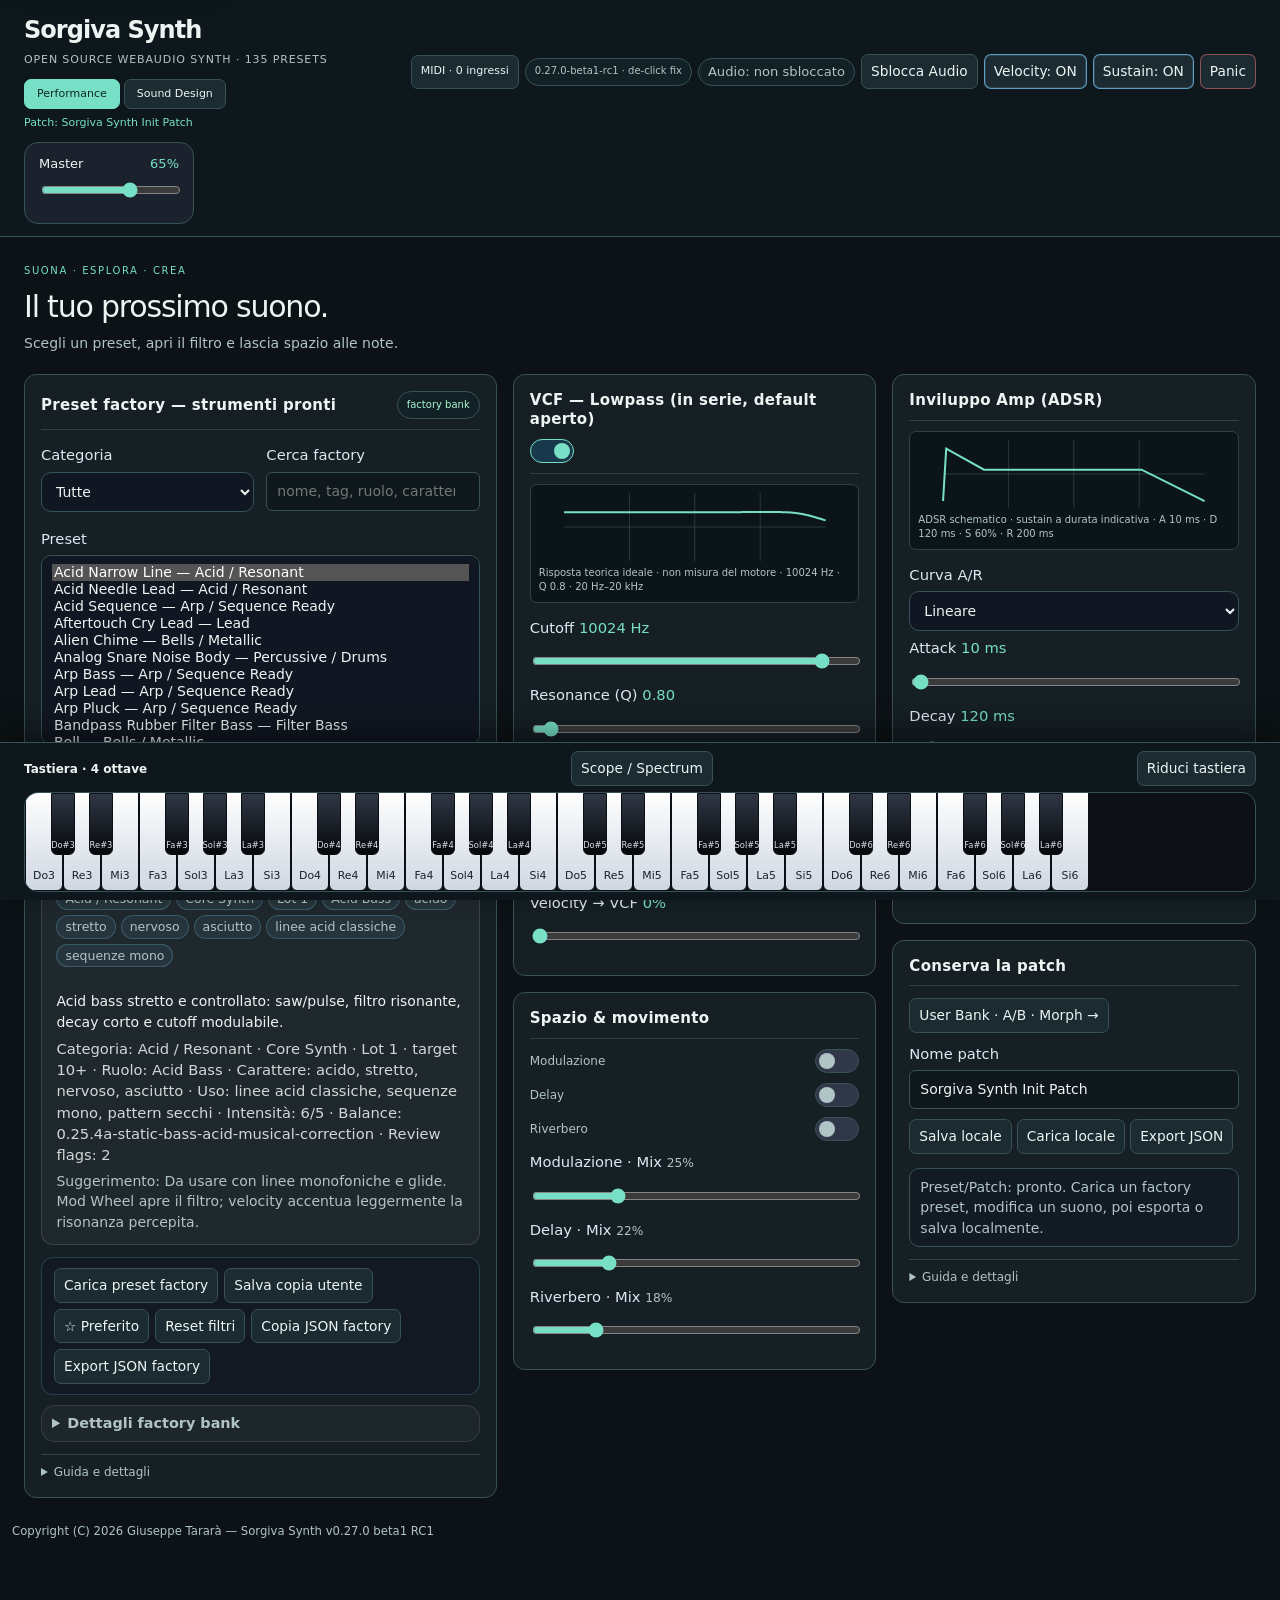
<file: index.html>
<!DOCTYPE html>
<html lang="it">
<head>
  <meta charset="utf-8" />
  <meta name="viewport" content="width=device-width, initial-scale=1" />
  <title>Sorgiva Synth — UI Studio RC1 · 0.27.0 beta1 RC1 · de-click fix</title>
  <link rel="stylesheet" href="./styles/main.css" />
  <link rel="stylesheet" href="./styles/ui-studio.css" />
</head>
<body>
  <a class="skip-link" href="#app">Salta ai controlli principali</a>
  <header class="topbar">
    <div class="brand">
      <h1>Sorgiva Synth</h1>
      <span class="subtitle">Open Source WebAudio Synth · 135 Presets</span>
    </div>
    <div class="right">
      <span class="badge" title="Manutenzione del 18 novembre 2026: note-off de-click migliorato">0.27.0-beta1-rc1 · de-click fix</span>
      <span id="audio-status" class="status-pill" aria-live="polite">Audio: non sbloccato</span>
      <button id="audio-unlock" class="btn small" type="button">Sblocca Audio</button>
      <button id="toggleVelocity" class="btn small toggle is-on" type="button" aria-pressed="true">Velocity: ON</button>
      <button id="toggleSustain" class="btn small toggle is-on" type="button" aria-pressed="true">Sustain: ON</button>
    </div>
  </header>

  <div class="global-tempo" role="group" aria-label="Tempo globale">
    <label for="global-bpm">BPM globale</label>
    <input id="global-bpm" data-midi-ui="true" type="number" min="20" max="300" step="1" value="120" />
    <label><input id="global-tempo-sync" data-midi-ui="true" type="checkbox" /> Sincronizza Seq/Arp</label>
    <label for="global-tempo-division">Step per battito</label>
    <select id="global-tempo-division" data-midi-ui="true"><option value="1">1 · quarti</option><option value="2">2 · ottavi</option><option value="4" selected>4 · sedicesimi</option></select>
    <span id="global-tempo-status" class="muted" aria-live="polite">120 BPM · Seq/Arp: Rate libero</span>
    <small class="muted">LFO e Delay in Sync seguono questo BPM. Il MIDI Clock esterno stabile ha priorità. Tempo di sessione, escluso dalle patch.</small>
  </div>

  <nav class="tabs" role="tablist" aria-label="Sezioni di Sorgiva Synth. Usa frecce sinistra e destra per spostarti tra le schede, Invio o Spazio per aprire.">
    <button id="tab-osc-lfo" class="tab active" role="tab" aria-selected="true" aria-controls="panel-osc-lfo" type="button">Oscillatori &amp; LFO</button>
    <button id="tab-mod-matrix" class="tab" role="tab" aria-selected="false" aria-controls="panel-mod-matrix" type="button">Mod Matrix</button>
    <button id="tab-filtri-env" class="tab" role="tab" aria-selected="false" aria-controls="panel-filtri-env" type="button">Filtri &amp; Inviluppo</button>
    <button id="tab-eq" class="tab" role="tab" aria-selected="false" aria-controls="panel-eq" type="button">Equalizzazione</button>
    <button id="tab-effetti" class="tab" role="tab" aria-selected="false" aria-controls="panel-effetti" type="button">Effetti</button>
    <button id="tab-seq-arp" class="tab" role="tab" aria-selected="false" aria-controls="panel-seq-arp" type="button">Sequencer &amp; Arpeggiatore</button>
    <button id="tab-presets" class="tab" role="tab" aria-selected="false" aria-controls="panel-presets" type="button">Preset &amp; Patch</button>
    <button id="tab-performance" class="tab" role="tab" aria-selected="false" aria-controls="panel-performance" type="button">Performance</button>
    <button id="tab-midi" class="tab" role="tab" aria-selected="false" aria-controls="panel-midi" type="button">MIDI</button>
  </nav>

  <main id="app" class="app" tabindex="-1" aria-label="Controlli principali Sorgiva Synth">
    <section id="panel-osc-lfo" class="panel active" role="tabpanel" aria-labelledby="tab-osc-lfo" tabindex="0">
      <h2>Oscillatori &amp; LFO</h2>
      <p class="muted panel-note">Operator View: oscillatori, noise, PWM, Ring, FM, Sync, Unison e LFO restano subito disponibili. Le note di build, la mappa globale e le indicazioni di accessibilità sono raccolte sotto per non occupare la vista principale.</p>

      <details class="operator-details ui-help-detail">
        <summary>Info build, mappa UI e accessibilità</summary>
        <p class="muted">v0.27.0 beta1 RC1: Adaptive Performance Engine e ottimizzazioni delle voci con profili AUTO, ECO, STUDIO e MANUALE, benchmark silenzioso e limiti di nuove allocazioni. I 135 preset factory rimangono invariati.</p>
        <p class="muted subtle">Mappa rapida: Osc/LFO generano e modulano; Mod Matrix collega sorgenti e destinazioni; Filtri/EQ/FX scolpiscono; Sequencer/Arp muovono le note; Preset/Performance/MIDI gestiscono memoria, suonabilità e controller.</p>

        <section class="card ui-overview-card" aria-label="Mappa UI Sorgiva Synth v0.27.0 beta1 RC1">
        <header class="card-hd">
          <h3>Mappa globale UI</h3>
          <span class="placeholder-badge active-badge">v0.27.0 beta1 RC1 metadata</span>
        </header>
        <div class="ui-overview-grid">
          <div><strong>Sorgenti</strong><small>Oscillatori, noise, unison, PWM, FM, ring e sync: il materiale sonoro di base.</small></div>
          <div><strong>Modulazione</strong><small>LFO e Mod Matrix: movimento controllato, sempre con slot espliciti e quantità visibili.</small></div>
          <div><strong>Scultura timbrica</strong><small>Filtri, inviluppi, EQ ed effetti: catena audio leggibile dalla voce al master.</small></div>
          <div><strong>Movimento note</strong><small>Step Sequencer e Arpeggiator restano separati: pattern melodici da una parte, comportamento arp dall’altra.</small></div>
          <div><strong>Memoria patch</strong><small>Factory/User preset, A/B, Randomizer e Morph: strumenti di lavoro sul suono corrente.</small></div>
          <div><strong>Performance</strong><small>Master Tuning, velocity, sustain, pitch bend, MIDI e Panic: controlli per suonare e recuperare in sicurezza.</small></div>
        </div>
      </section>

      <section class="card accessibility-card" aria-label="Accessibilità Sorgiva Synth v0.27.0 beta1 RC1">
        <header class="card-hd">
          <h3>Accessibilità desktop</h3>
          <span class="placeholder-badge active-badge">focus / contrasto</span>
        </header>
        <div class="accessibility-grid">
          <div><strong>Focus visibile</strong><small>Pulsanti, tab, slider, select e campi hanno un bordo evidente quando raggiunti da tastiera.</small></div>
          <div><strong>Tab ordinato</strong><small>Le schede supportano frecce, Home/End, Invio e Spazio. Il link “Salta ai controlli” porta direttamente al synth.</small></div>
          <div><strong>Contrasto più leggibile</strong><small>Testi secondari, note e status sono stati rinforzati senza cambiare layout o palette generale.</small></div>
          <div><strong>Audio engine intatto</strong><small>Questa passata non tocca il motore audio: riduce il rumore visivo e sposta le spiegazioni lunghe in aree apribili.</small></div>
        </div>
        </section>
      </details>

      <div class="grid-osc">
        <section class="card">
          <header class="card-hd">
            <h3>Osc 1</h3>
            <label class="switch"><input id="osc1-enabled" type="checkbox" checked aria-label="Attiva Oscillator 1"><span></span></label>
          </header>
          <div class="form-row">
            <label for="osc1-wave">Forma d'onda</label>
            <select id="osc1-wave">
              <option value="sine" selected>sine</option>
              <option value="triangle">triangle</option>
              <option value="square">square</option>
              <option value="pulse">pulse (PW)</option>
              <option value="saw">sawtooth</option>
              <option value="saw_rev">sawtooth (rev)</option>
            </select>
          </div>
          <div class="form-row">
            <label for="osc1-level">Volume <span id="osc1-level-val">80%</span></label>
            <input id="osc1-level" type="range" min="0" max="1" step="0.01" value="0.8" />
          </div>
          <div class="form-row">
            <label for="osc1-semi">Pitch <span id="osc1-semi-val">+0</span> semitoni</label>
            <input id="osc1-semi" type="range" min="-24" max="24" step="1" value="0" />
          </div>
          <div class="form-row">
            <label for="osc1-fine">Fine <span id="osc1-fine-val">+0</span> cent</label>
            <input id="osc1-fine" type="range" min="-50" max="50" step="1" value="0" />
          </div>
          <div class="form-row">
            <label for="osc1-pan">Pan <span id="osc1-pan-val">C</span></label>
            <input id="osc1-pan" type="range" min="-1" max="1" step="0.01" value="0" />
          </div>
          <div class="form-row">
            <label for="osc1-pulse-width">Pulse Width <span id="osc1-pulse-width-val">50%</span></label>
            <input id="osc1-pulse-width" type="range" min="0.05" max="0.95" step="0.01" value="0.5" />
          </div>
          <div class="form-row">
            <label for="osc1-pwm-amount">PWM Amount <span id="osc1-pwm-amount-val">0%</span></label>
            <input id="osc1-pwm-amount" type="range" min="0" max="0.45" step="0.01" value="0" />
          </div>
          <div class="form-row">
            <label for="osc1-pwm-source">PWM Source</label>
            <select id="osc1-pwm-source">
              <option value="off" selected>Off</option>
              <option value="lfo1">LFO 1</option>
              <option value="lfo2">LFO 2</option>
              <option value="lfo3">LFO 3</option>
            </select>
          </div>
          <div class="form-row">
            <label for="osc1-pulse-quality">Pulse/PWM Quality</label>
            <select id="osc1-pulse-quality">
              <option value="classic" selected>Classic (preset originali)</option>
              <option value="bandlimited">Band-limited (sperimentale)</option>
            </select>
            <small class="muted">La modalità migliorata utilizza due percorsi saw WebAudio; con PWM troppo estremo torna automaticamente al Classic.</small>
          </div>
        </section>

        <section class="card">
          <header class="card-hd">
            <h3>Osc 2</h3>
            <label class="switch"><input id="osc2-enabled" type="checkbox" aria-label="Attiva Oscillator 2"><span></span></label>
          </header>
          <div class="form-row">
            <label for="osc2-wave">Forma d'onda</label>
            <select id="osc2-wave">
              <option value="sine">sine</option>
              <option value="triangle">triangle</option>
              <option value="square">square</option>
              <option value="pulse">pulse (PW)</option>
              <option value="saw" selected>sawtooth</option>
              <option value="saw_rev">sawtooth (rev)</option>
            </select>
          </div>
          <div class="form-row">
            <label for="osc2-level">Volume <span id="osc2-level-val">0%</span></label>
            <input id="osc2-level" type="range" min="0" max="1" step="0.01" value="0.0" />
          </div>
          <div class="form-row">
            <label for="osc2-semi">Pitch <span id="osc2-semi-val">+0</span> semitoni</label>
            <input id="osc2-semi" type="range" min="-24" max="24" step="1" value="0" />
          </div>
          <div class="form-row">
            <label for="osc2-fine">Fine <span id="osc2-fine-val">+0</span> cent</label>
            <input id="osc2-fine" type="range" min="-50" max="50" step="1" value="0" />
          </div>
          <div class="form-row">
            <label for="osc2-pan">Pan <span id="osc2-pan-val">C</span></label>
            <input id="osc2-pan" type="range" min="-1" max="1" step="0.01" value="0" />
          </div>
          <div class="form-row">
            <label for="osc2-pulse-width">Pulse Width <span id="osc2-pulse-width-val">50%</span></label>
            <input id="osc2-pulse-width" type="range" min="0.05" max="0.95" step="0.01" value="0.5" />
          </div>
          <div class="form-row">
            <label for="osc2-pwm-amount">PWM Amount <span id="osc2-pwm-amount-val">0%</span></label>
            <input id="osc2-pwm-amount" type="range" min="0" max="0.45" step="0.01" value="0" />
          </div>
          <div class="form-row">
            <label for="osc2-pwm-source">PWM Source</label>
            <select id="osc2-pwm-source">
              <option value="off" selected>Off</option>
              <option value="lfo1">LFO 1</option>
              <option value="lfo2">LFO 2</option>
              <option value="lfo3">LFO 3</option>
            </select>
          </div>
          <div class="form-row">
            <label for="osc2-pulse-quality">Pulse/PWM Quality</label>
            <select id="osc2-pulse-quality">
              <option value="classic" selected>Classic (preset originali)</option>
              <option value="bandlimited">Band-limited (sperimentale)</option>
            </select>
            <small class="muted">La modalità migliorata utilizza due percorsi saw WebAudio; con PWM troppo estremo torna automaticamente al Classic.</small>
          </div>
        </section>

        <section class="card">
          <header class="card-hd">
            <h3>Osc 3</h3>
            <label class="switch"><input id="osc3-enabled" type="checkbox" aria-label="Attiva Oscillator 3"><span></span></label>
          </header>
          <div class="form-row">
            <label for="osc3-wave">Forma d'onda</label>
            <select id="osc3-wave">
              <option value="sine">sine</option>
              <option value="triangle">triangle</option>
              <option value="square" selected>square</option>
              <option value="pulse">pulse (PW)</option>
              <option value="saw">sawtooth</option>
              <option value="saw_rev">sawtooth (rev)</option>
            </select>
          </div>
          <div class="form-row">
            <label for="osc3-level">Volume <span id="osc3-level-val">0%</span></label>
            <input id="osc3-level" type="range" min="0" max="1" step="0.01" value="0.0" />
          </div>
          <div class="form-row">
            <label for="osc3-semi">Pitch <span id="osc3-semi-val">+0</span> semitoni</label>
            <input id="osc3-semi" type="range" min="-24" max="24" step="1" value="0" />
          </div>
          <div class="form-row">
            <label for="osc3-fine">Fine <span id="osc3-fine-val">+0</span> cent</label>
            <input id="osc3-fine" type="range" min="-50" max="50" step="1" value="0" />
          </div>
          <div class="form-row">
            <label for="osc3-pan">Pan <span id="osc3-pan-val">C</span></label>
            <input id="osc3-pan" type="range" min="-1" max="1" step="0.01" value="0" />
          </div>
          <div class="form-row">
            <label for="osc3-pulse-width">Pulse Width <span id="osc3-pulse-width-val">50%</span></label>
            <input id="osc3-pulse-width" type="range" min="0.05" max="0.95" step="0.01" value="0.5" />
          </div>
          <div class="form-row">
            <label for="osc3-pwm-amount">PWM Amount <span id="osc3-pwm-amount-val">0%</span></label>
            <input id="osc3-pwm-amount" type="range" min="0" max="0.45" step="0.01" value="0" />
          </div>
          <div class="form-row">
            <label for="osc3-pwm-source">PWM Source</label>
            <select id="osc3-pwm-source">
              <option value="off" selected>Off</option>
              <option value="lfo1">LFO 1</option>
              <option value="lfo2">LFO 2</option>
              <option value="lfo3">LFO 3</option>
            </select>
          </div>
          <div class="form-row">
            <label for="osc3-pulse-quality">Pulse/PWM Quality</label>
            <select id="osc3-pulse-quality">
              <option value="classic" selected>Classic (preset originali)</option>
              <option value="bandlimited">Band-limited (sperimentale)</option>
            </select>
            <small class="muted">La modalità migliorata utilizza due percorsi saw WebAudio; con PWM troppo estremo torna automaticamente al Classic.</small>
          </div>
        </section>

        <section class="card">
          <header class="card-hd">
            <h3>Noise</h3>
            <label class="switch"><input id="noise-enabled" type="checkbox" aria-label="Attiva Noise oscillator"><span></span></label>
          </header>
          <div class="form-row">
            <label for="noise-type">Tipo</label>
            <select id="noise-type">
              <option value="white" selected>white</option>
              <option value="pink">pink</option>
              <option value="brown">brown</option>
              <option value="blue">blue</option>
              <option value="violet">violet</option>
            </select>
          </div>
          <div class="form-row">
            <label for="noise-db">Volume <span id="noise-db-val">-12 dB</span></label>
            <input id="noise-db" type="range" min="-24" max="24" step="1" value="-12" />
          </div>
        </section>

        <section class="card">
          <header class="card-hd">
            <h3>Ring Mod</h3>
            <label class="switch"><input id="ringmod-enabled" type="checkbox" aria-label="Attiva Ring Mod"><span></span></label>
          </header>
          <div class="form-row">
            <label for="ringmod-source-a">Source A / Carrier</label>
            <select id="ringmod-source-a">
              <option value="osc1" selected>Osc 1</option>
              <option value="osc2">Osc 2</option>
              <option value="osc3">Osc 3</option>
            </select>
          </div>
          <div class="form-row">
            <label for="ringmod-source-b">Source B / Modulator</label>
            <select id="ringmod-source-b">
              <option value="osc1">Osc 1</option>
              <option value="osc2" selected>Osc 2</option>
              <option value="osc3">Osc 3</option>
            </select>
          </div>
          <div class="form-row">
            <label for="ringmod-amount">Amount <span id="ringmod-amount-val">0%</span></label>
            <input id="ringmod-amount" type="range" min="0" max="1" step="0.01" value="0" />
          </div>
          <small class="muted">Default neutro: Off + Amount 0. Source B usa un modulatore audio-rate interno, non cambia il volume del suo oscillatore visibile. 10–35% = grana controllata; >60% = ring più estremo.</small>
        </section>

        <section class="card">
          <header class="card-hd">
            <h3>FM Light</h3>
            <label class="switch"><input id="fm-enabled" type="checkbox" aria-label="Attiva FM Light"><span></span></label>
          </header>
          <div class="form-row">
            <label for="fm-carrier">Carrier</label>
            <select id="fm-carrier">
              <option value="osc1" selected>Osc 1</option>
              <option value="osc2">Osc 2</option>
              <option value="osc3">Osc 3</option>
            </select>
          </div>
          <div class="form-row">
            <label for="fm-modulator">Modulator</label>
            <select id="fm-modulator">
              <option value="osc1">Osc 1</option>
              <option value="osc2" selected>Osc 2</option>
              <option value="osc3">Osc 3</option>
            </select>
          </div>
          <div class="form-row">
            <label for="fm-amount">FM Amount <span id="fm-amount-val">0%</span></label>
            <input id="fm-amount" type="range" min="0" max="0.70" step="0.005" value="0" />
          </div>
          <div class="form-row">
            <label for="fm-quality">FM High-note Quality</label>
            <select id="fm-quality">
              <option value="classic" selected>Classic (legacy)</option>
              <option value="guarded">Guarded (reduce high sidebands)</option>
            </select>
          </div>
          <small class="muted">Guarded riduce progressivamente la profondità FM nelle note alte. È un limite prudente alle sideband, non un algoritmo privo di aliasing; Classic conserva il suono dei vecchi preset.</small>
          <small class="muted">FM Light: Off + Amount 0 è neutro. Il modulatore è audio-rate interno e non dipende dal volume visibile del suo oscillatore. Range v0.26.7c: 3–8% subtle, 10–25% musicale, 25–35% forte, 35–50% estremo/sperimentale, 50–70% extreme/industrial controllato. Amount aggiorna le note tenute con smoothing quando la catena FM esiste già.</small>
        </section>

        <section class="card">
          <header class="card-hd">
            <h3>Osc Sync</h3>
            <label class="switch"><input id="oscsync-enabled" type="checkbox" aria-label="Attiva Osc Sync"><span></span></label>
          </header>
          <div class="form-row">
            <label for="oscsync-master">Master</label>
            <select id="oscsync-master">
              <option value="osc1" selected>Osc 1</option>
              <option value="osc2">Osc 2</option>
              <option value="osc3">Osc 3</option>
            </select>
          </div>
          <div class="form-row">
            <label for="oscsync-slave">Slave</label>
            <select id="oscsync-slave">
              <option value="osc1">Osc 1</option>
              <option value="osc2" selected>Osc 2</option>
              <option value="osc3">Osc 3</option>
            </select>
          </div>
          <div class="form-row">
            <label for="oscsync-amount">Sync Amount <span id="oscsync-amount-val">0%</span></label>
            <input id="oscsync-amount" type="range" min="0" max="1" step="0.01" value="0" />
          </div>
          <small class="muted">Experimental WebAudio-safe sync. Off = legacy sound. Master e Slave uguali disattivano il sync in modo sicuro. Questa è una prima interpretazione a PeriodicWave, non un hard sync analogico perfetto.</small>
          <small id="oscsync-status" class="muted subtle">Osc Sync off: legacy sound.</small>
        </section>

        <section class="card">
          <header class="card-hd">
            <h3>Unison / Detune</h3>
            <label class="switch"><input id="unison-enabled" type="checkbox" aria-label="Attiva Unison"><span></span></label>
          </header>
          <div class="form-row">
            <label for="unison-voices">Voices <span id="unison-voices-val">2</span></label>
            <input id="unison-voices" type="range" min="1" max="12" step="1" value="2" />
          </div>
          <div class="form-row">
            <label for="unison-max-layers">CPU Layer Limit <span id="unison-max-layers-val">3</span></label>
            <input id="unison-max-layers" type="range" min="1" max="12" step="1" value="3" />
          </div>
          <div class="form-row">
            <label for="unison-detune">Detune <span id="unison-detune-val">7 ct</span></label>
            <input id="unison-detune" type="range" min="0" max="18" step="0.5" value="7" />
          </div>
          <div class="form-row">
            <label for="unison-spread">Stereo Spread <span id="unison-spread-val">45%</span></label>
            <input id="unison-spread" type="range" min="0" max="0.75" step="0.01" value="0.45" />
          </div>
          <small class="muted">CPU-safe unison. Off = legacy sound. Default 3 layer, limite regolabile 1–12; oltre 6 usare con prudenza su computer deboli e alta polifonia.</small>
          <small id="unison-effective-layers" class="muted subtle">Effective Layers: 1 / limit 3.</small>
          <small id="unison-detune-zone" class="muted subtle">Detune Zone: Thickening.</small>
          <small id="unison-status" class="muted subtle">Unison off: legacy sound.</small>
        </section>
      </div>

      <div class="mix-row">
        <label for="master">Master <span id="master-val">65%</span></label>
        <input id="master" type="range" min="0" max="1" step="0.01" value="0.65" />
      </div>

      <div class="mix-row">
        <label for="voices">Max Voices <span id="voices-val">12</span></label>
        <input id="voices" type="range" min="4" max="32" step="1" value="12" />
      </div>

      <h2 class="section-title">LFO</h2>
      <div class="grid-lfo">
        <section class="card lfo-card" id="lfo1-card">
          <header class="card-hd">
            <h3>LFO 1</h3>
            <label class="switch"><input id="lfo1-enabled" type="checkbox" aria-label="Attiva LFO 1"><span></span></label>
          </header>
          <div class="form-row"><label for="lfo1-wave">Forma</label><select id="lfo1-wave"><option value="sine" selected>sine</option><option value="triangle">triangle</option><option value="square">square</option><option value="saw">sawtooth</option><option value="saw_rev">sawtooth (rev)</option></select></div>
          <div class="form-row"><label for="lfo1-rate-mode">Rate Mode</label><select id="lfo1-rate-mode"><option value="free" selected>Free Hz</option><option value="sync">Sync BPM</option></select></div>
          <div class="form-row"><label for="lfo1-rate">Rate <span id="lfo1-rate-val">5.00 Hz</span></label><input id="lfo1-rate" type="range" min="0.01" max="20" step="0.01" value="5.0" /></div>
          <div class="form-row" id="lfo1-sync-row" hidden><label for="lfo1-sync">Sync division</label><select id="lfo1-sync"><option value="4">1/1</option><option value="2">1/2</option><option value="1" selected>1/4</option><option value="0.5">1/8</option><option value="0.25">1/16</option><option value="0.125">1/32</option><option value="1.5">1/4 dotted</option><option value="0.75">1/8 dotted</option><option value="0.6666667">1/4 triplet</option><option value="0.3333333">1/8 triplet</option></select></div>
          <div class="form-row"><label for="lfo1-depth">Depth <span id="lfo1-depth-val">0%</span></label><input id="lfo1-depth" type="range" min="0" max="1" step="0.01" value="0.0" /></div>
          <div class="form-row"><label for="lfo1-dest">Destinazione</label><select id="lfo1-dest"><option value="pitch" selected>pitch</option><option value="volume">volume</option><option value="vcf_cutoff">VCF cutoff</option><option value="hpf_cutoff">HPF cutoff</option><option value="bpf_cutoff">BPF center</option><option value="notch_cutoff">Notch center</option><option value="adv_filter_freq">Advanced Freq</option><option value="adv_filter_depth">Advanced Depth</option><option value="adv_filter_mix">Advanced Mix</option></select></div>
          <div class="form-row"><label for="lfo1-mode">Modalità</label><select id="lfo1-mode"><option value="global" selected>Globale</option><option value="per_osc">Per Oscillatore</option></select></div>
          <div class="check-row" id="lfo1-targets" hidden><label><input type="checkbox" id="lfo1-t-osc1" checked> Osc1</label><label><input type="checkbox" id="lfo1-t-osc2" checked> Osc2</label><label><input type="checkbox" id="lfo1-t-osc3" checked> Osc3</label></div>
        </section>

        <section class="card lfo-card" id="lfo2-card">
          <header class="card-hd">
            <h3>LFO 2</h3>
            <label class="switch"><input id="lfo2-enabled" type="checkbox" aria-label="Attiva LFO 2"><span></span></label>
          </header>
          <div class="form-row"><label for="lfo2-wave">Forma</label><select id="lfo2-wave"><option value="sine" selected>sine</option><option value="triangle">triangle</option><option value="square">square</option><option value="saw">sawtooth</option><option value="saw_rev">sawtooth (rev)</option></select></div>
          <div class="form-row"><label for="lfo2-rate-mode">Rate Mode</label><select id="lfo2-rate-mode"><option value="free" selected>Free Hz</option><option value="sync">Sync BPM</option></select></div>
          <div class="form-row"><label for="lfo2-rate">Rate <span id="lfo2-rate-val">5.00 Hz</span></label><input id="lfo2-rate" type="range" min="0.01" max="20" step="0.01" value="5.0" /></div>
          <div class="form-row" id="lfo2-sync-row" hidden><label for="lfo2-sync">Sync division</label><select id="lfo2-sync"><option value="4">1/1</option><option value="2">1/2</option><option value="1" selected>1/4</option><option value="0.5">1/8</option><option value="0.25">1/16</option><option value="0.125">1/32</option><option value="1.5">1/4 dotted</option><option value="0.75">1/8 dotted</option><option value="0.6666667">1/4 triplet</option><option value="0.3333333">1/8 triplet</option></select></div>
          <div class="form-row"><label for="lfo2-depth">Depth <span id="lfo2-depth-val">0%</span></label><input id="lfo2-depth" type="range" min="0" max="1" step="0.01" value="0.0" /></div>
          <div class="form-row"><label for="lfo2-dest">Destinazione</label><select id="lfo2-dest"><option value="pitch" selected>pitch</option><option value="volume">volume</option><option value="vcf_cutoff">VCF cutoff</option><option value="hpf_cutoff">HPF cutoff</option><option value="bpf_cutoff">BPF center</option><option value="notch_cutoff">Notch center</option><option value="adv_filter_freq">Advanced Freq</option><option value="adv_filter_depth">Advanced Depth</option><option value="adv_filter_mix">Advanced Mix</option></select></div>
          <div class="form-row"><label for="lfo2-mode">Modalità</label><select id="lfo2-mode"><option value="global" selected>Globale</option><option value="per_osc">Per Oscillatore</option></select></div>
          <div class="check-row" id="lfo2-targets" hidden><label><input type="checkbox" id="lfo2-t-osc1" checked> Osc1</label><label><input type="checkbox" id="lfo2-t-osc2" checked> Osc2</label><label><input type="checkbox" id="lfo2-t-osc3" checked> Osc3</label></div>
        </section>

        <section class="card lfo-card" id="lfo3-card">
          <header class="card-hd">
            <h3>LFO 3</h3>
            <label class="switch"><input id="lfo3-enabled" type="checkbox" aria-label="Attiva LFO 3"><span></span></label>
          </header>
          <div class="form-row"><label for="lfo3-wave">Forma</label><select id="lfo3-wave"><option value="sine" selected>sine</option><option value="triangle">triangle</option><option value="square">square</option><option value="saw">sawtooth</option><option value="saw_rev">sawtooth (rev)</option></select></div>
          <div class="form-row"><label for="lfo3-rate-mode">Rate Mode</label><select id="lfo3-rate-mode"><option value="free" selected>Free Hz</option><option value="sync">Sync BPM</option></select></div>
          <div class="form-row"><label for="lfo3-rate">Rate <span id="lfo3-rate-val">5.00 Hz</span></label><input id="lfo3-rate" type="range" min="0.01" max="20" step="0.01" value="5.0" /></div>
          <div class="form-row" id="lfo3-sync-row" hidden><label for="lfo3-sync">Sync division</label><select id="lfo3-sync"><option value="4">1/1</option><option value="2">1/2</option><option value="1" selected>1/4</option><option value="0.5">1/8</option><option value="0.25">1/16</option><option value="0.125">1/32</option><option value="1.5">1/4 dotted</option><option value="0.75">1/8 dotted</option><option value="0.6666667">1/4 triplet</option><option value="0.3333333">1/8 triplet</option></select></div>
          <div class="form-row"><label for="lfo3-depth">Depth <span id="lfo3-depth-val">0%</span></label><input id="lfo3-depth" type="range" min="0" max="1" step="0.01" value="0.0" /></div>
          <div class="form-row"><label for="lfo3-dest">Destinazione</label><select id="lfo3-dest"><option value="pitch" selected>pitch</option><option value="volume">volume</option><option value="vcf_cutoff">VCF cutoff</option><option value="hpf_cutoff">HPF cutoff</option><option value="bpf_cutoff">BPF center</option><option value="notch_cutoff">Notch center</option><option value="adv_filter_freq">Advanced Freq</option><option value="adv_filter_depth">Advanced Depth</option><option value="adv_filter_mix">Advanced Mix</option></select></div>
          <div class="form-row"><label for="lfo3-mode">Modalità</label><select id="lfo3-mode"><option value="global" selected>Globale</option><option value="per_osc">Per Oscillatore</option></select></div>
          <div class="check-row" id="lfo3-targets" hidden><label><input type="checkbox" id="lfo3-t-osc1" checked> Osc1</label><label><input type="checkbox" id="lfo3-t-osc2" checked> Osc2</label><label><input type="checkbox" id="lfo3-t-osc3" checked> Osc3</label></div>
        </section>
      </div>
    </section>


    <section id="panel-mod-matrix" class="panel" role="tabpanel" aria-labelledby="tab-mod-matrix" hidden>
      <h2>Modulation Matrix</h2>
      <p class="muted panel-note">Mod Matrix = routing di modulazione. Ogni slot è indipendente: scegli Source, Destination, Amount e Enable. Include destinazioni FX globali sicure per Modulazione, Delay e Reverb, risolte sulla modalità attiva della famiglia effetto.</p>
      <section class="filter-status-card modmat-status-card" aria-live="polite">
        <strong>Stato Matrix:</strong>
        <span id="modmat-status">Modulation Matrix: 0/8 slot attivi. Clipboard slot: vuota. Fallback legacy: preset senza matrix = tutti gli slot spenti.</span>
        <small>Source: LFO 1, LFO 2, LFO 3, Filter Env, Velocity, Mod Wheel, Aftertouch, Expression, Breath e Foot. Destination clampate: cutoff filtri, Advanced Filter, Filter Drive, Pan, Volume e Pitch limitato. FX globali sicuri inclusi: Mod FX Mix/Rate/Depth, Delay Mix/Time/Feedback/Damp e Reverb Mix/Damp. Morph, MPE e destinazioni FX non dichiarate restano fuori da questa passata.</small>
      </section>
      <div class="quick-actions modmat-global-actions">
        <button class="btn small" type="button" data-action="modmat-reset-all">Reset tutta la matrix</button>
        <span class="muted subtle">Copy/Paste duplica configurazione slot: Enable, Source, Destination e Amount.</span>
      </div>
      <div class="modmat-grid">
        <section class="card modmat-card" id="modmat-slot1-card">
          <header class="card-hd">
            <h3>Slot 1</h3>
            <span id="modmat-slot1-status" class="modmat-slot-status" data-kind="off">Slot spento</span>
            <label class="switch"><input id="modmat-slot1-enabled" type="checkbox" aria-label="Attiva Mod Matrix slot 1"><span></span></label>
          </header>
          <div class="form-row"><label for="modmat-slot1-source">Source</label><select id="modmat-slot1-source"><option value="lfo1" selected>LFO 1</option><option value="lfo2">LFO 2</option><option value="lfo3">LFO 3</option><option value="filter_env">Filter Env</option><option value="velocity">Velocity</option><option value="mod_wheel">Mod Wheel</option><option value="aftertouch">Aftertouch</option><option value="expression">Expression CC11</option><option value="breath">Breath CC2</option><option value="foot">Foot CC4</option></select></div>
          <div class="form-row"><label for="modmat-slot1-destination">Destination</label><select id="modmat-slot1-destination"><option value="vcf_cutoff" selected>VCF Cutoff</option><option value="hpf_cutoff">HPF Cutoff</option><option value="bpf_center">BPF Center</option><option value="notch_center">Notch Center</option><option value="adv_filter_freq">Advanced Filter Freq</option><option value="adv_filter_depth">Advanced Filter Depth</option><option value="adv_filter_mix">Advanced Filter Mix</option><option value="filter_drive">Filter Drive</option><option value="pan">Pan</option><option value="volume">Volume</option><option value="pitch">Pitch</option><option value="mod_fx_mix">Mod FX Mix</option><option value="mod_fx_rate">Mod FX Rate</option><option value="mod_fx_depth">Mod FX Depth</option><option value="delay_mix">Delay Mix</option><option value="delay_time">Delay Time</option><option value="delay_feedback">Delay Feedback</option><option value="delay_damp">Delay Damp</option><option value="reverb_mix">Reverb Mix</option><option value="reverb_damp">Reverb Damp</option></select></div>
          <div class="form-row"><label for="modmat-slot1-amount">Amount <span id="modmat-slot1-amount-val">+0.00</span></label><input id="modmat-slot1-amount" type="range" min="-1" max="1" step="0.01" value="0" /></div>
          <div class="modmat-actions">
            <button class="btn small" type="button" data-action="modmat-copy-slot-1">Copy</button>
            <button class="btn small" type="button" data-action="modmat-paste-slot-1">Paste</button>
            <button class="btn small" type="button" data-action="modmat-reset-slot-1">Reset slot</button>
          </div>
        </section>
        <section class="card modmat-card" id="modmat-slot2-card">
          <header class="card-hd">
            <h3>Slot 2</h3>
            <span id="modmat-slot2-status" class="modmat-slot-status" data-kind="off">Slot spento</span>
            <label class="switch"><input id="modmat-slot2-enabled" type="checkbox" aria-label="Attiva Mod Matrix slot 2"><span></span></label>
          </header>
          <div class="form-row"><label for="modmat-slot2-source">Source</label><select id="modmat-slot2-source"><option value="lfo1">LFO 1</option><option value="lfo2" selected>LFO 2</option><option value="lfo3">LFO 3</option><option value="filter_env">Filter Env</option><option value="velocity">Velocity</option><option value="mod_wheel">Mod Wheel</option><option value="aftertouch">Aftertouch</option><option value="expression">Expression CC11</option><option value="breath">Breath CC2</option><option value="foot">Foot CC4</option></select></div>
          <div class="form-row"><label for="modmat-slot2-destination">Destination</label><select id="modmat-slot2-destination"><option value="vcf_cutoff" selected>VCF Cutoff</option><option value="hpf_cutoff">HPF Cutoff</option><option value="bpf_center">BPF Center</option><option value="notch_center">Notch Center</option><option value="adv_filter_freq">Advanced Filter Freq</option><option value="adv_filter_depth">Advanced Filter Depth</option><option value="adv_filter_mix">Advanced Filter Mix</option><option value="filter_drive">Filter Drive</option><option value="pan">Pan</option><option value="volume">Volume</option><option value="pitch">Pitch</option><option value="mod_fx_mix">Mod FX Mix</option><option value="mod_fx_rate">Mod FX Rate</option><option value="mod_fx_depth">Mod FX Depth</option><option value="delay_mix">Delay Mix</option><option value="delay_time">Delay Time</option><option value="delay_feedback">Delay Feedback</option><option value="delay_damp">Delay Damp</option><option value="reverb_mix">Reverb Mix</option><option value="reverb_damp">Reverb Damp</option></select></div>
          <div class="form-row"><label for="modmat-slot2-amount">Amount <span id="modmat-slot2-amount-val">+0.00</span></label><input id="modmat-slot2-amount" type="range" min="-1" max="1" step="0.01" value="0" /></div>
          <div class="modmat-actions">
            <button class="btn small" type="button" data-action="modmat-copy-slot-2">Copy</button>
            <button class="btn small" type="button" data-action="modmat-paste-slot-2">Paste</button>
            <button class="btn small" type="button" data-action="modmat-reset-slot-2">Reset slot</button>
          </div>
        </section>
        <section class="card modmat-card" id="modmat-slot3-card">
          <header class="card-hd">
            <h3>Slot 3</h3>
            <span id="modmat-slot3-status" class="modmat-slot-status" data-kind="off">Slot spento</span>
            <label class="switch"><input id="modmat-slot3-enabled" type="checkbox" aria-label="Attiva Mod Matrix slot 3"><span></span></label>
          </header>
          <div class="form-row"><label for="modmat-slot3-source">Source</label><select id="modmat-slot3-source"><option value="lfo1">LFO 1</option><option value="lfo2">LFO 2</option><option value="lfo3" selected>LFO 3</option><option value="filter_env">Filter Env</option><option value="velocity">Velocity</option><option value="mod_wheel">Mod Wheel</option><option value="aftertouch">Aftertouch</option><option value="expression">Expression CC11</option><option value="breath">Breath CC2</option><option value="foot">Foot CC4</option></select></div>
          <div class="form-row"><label for="modmat-slot3-destination">Destination</label><select id="modmat-slot3-destination"><option value="vcf_cutoff">VCF Cutoff</option><option value="hpf_cutoff">HPF Cutoff</option><option value="bpf_center">BPF Center</option><option value="notch_center">Notch Center</option><option value="adv_filter_freq" selected>Advanced Filter Freq</option><option value="adv_filter_depth">Advanced Filter Depth</option><option value="adv_filter_mix">Advanced Filter Mix</option><option value="filter_drive">Filter Drive</option><option value="pan">Pan</option><option value="volume">Volume</option><option value="pitch">Pitch</option><option value="mod_fx_mix">Mod FX Mix</option><option value="mod_fx_rate">Mod FX Rate</option><option value="mod_fx_depth">Mod FX Depth</option><option value="delay_mix">Delay Mix</option><option value="delay_time">Delay Time</option><option value="delay_feedback">Delay Feedback</option><option value="delay_damp">Delay Damp</option><option value="reverb_mix">Reverb Mix</option><option value="reverb_damp">Reverb Damp</option></select></div>
          <div class="form-row"><label for="modmat-slot3-amount">Amount <span id="modmat-slot3-amount-val">+0.00</span></label><input id="modmat-slot3-amount" type="range" min="-1" max="1" step="0.01" value="0" /></div>
          <div class="modmat-actions">
            <button class="btn small" type="button" data-action="modmat-copy-slot-3">Copy</button>
            <button class="btn small" type="button" data-action="modmat-paste-slot-3">Paste</button>
            <button class="btn small" type="button" data-action="modmat-reset-slot-3">Reset slot</button>
          </div>
        </section>
        <section class="card modmat-card" id="modmat-slot4-card">
          <header class="card-hd">
            <h3>Slot 4</h3>
            <span id="modmat-slot4-status" class="modmat-slot-status" data-kind="off">Slot spento</span>
            <label class="switch"><input id="modmat-slot4-enabled" type="checkbox" aria-label="Attiva Mod Matrix slot 4"><span></span></label>
          </header>
          <div class="form-row"><label for="modmat-slot4-source">Source</label><select id="modmat-slot4-source"><option value="lfo1">LFO 1</option><option value="lfo2">LFO 2</option><option value="lfo3">LFO 3</option><option value="filter_env">Filter Env</option><option value="velocity" selected>Velocity</option><option value="mod_wheel">Mod Wheel</option><option value="aftertouch">Aftertouch</option><option value="expression">Expression CC11</option><option value="breath">Breath CC2</option><option value="foot">Foot CC4</option></select></div>
          <div class="form-row"><label for="modmat-slot4-destination">Destination</label><select id="modmat-slot4-destination"><option value="vcf_cutoff" selected>VCF Cutoff</option><option value="hpf_cutoff">HPF Cutoff</option><option value="bpf_center">BPF Center</option><option value="notch_center">Notch Center</option><option value="adv_filter_freq">Advanced Filter Freq</option><option value="adv_filter_depth">Advanced Filter Depth</option><option value="adv_filter_mix">Advanced Filter Mix</option><option value="filter_drive">Filter Drive</option><option value="pan">Pan</option><option value="volume">Volume</option><option value="pitch">Pitch</option><option value="mod_fx_mix">Mod FX Mix</option><option value="mod_fx_rate">Mod FX Rate</option><option value="mod_fx_depth">Mod FX Depth</option><option value="delay_mix">Delay Mix</option><option value="delay_time">Delay Time</option><option value="delay_feedback">Delay Feedback</option><option value="delay_damp">Delay Damp</option><option value="reverb_mix">Reverb Mix</option><option value="reverb_damp">Reverb Damp</option></select></div>
          <div class="form-row"><label for="modmat-slot4-amount">Amount <span id="modmat-slot4-amount-val">+0.00</span></label><input id="modmat-slot4-amount" type="range" min="-1" max="1" step="0.01" value="0" /></div>
          <div class="modmat-actions">
            <button class="btn small" type="button" data-action="modmat-copy-slot-4">Copy</button>
            <button class="btn small" type="button" data-action="modmat-paste-slot-4">Paste</button>
            <button class="btn small" type="button" data-action="modmat-reset-slot-4">Reset slot</button>
          </div>
        </section>
        <section class="card modmat-card" id="modmat-slot5-card">
          <header class="card-hd">
            <h3>Slot 5</h3>
            <span id="modmat-slot5-status" class="modmat-slot-status" data-kind="off">Slot spento</span>
            <label class="switch"><input id="modmat-slot5-enabled" type="checkbox" aria-label="Attiva Mod Matrix slot 5"><span></span></label>
          </header>
          <div class="form-row"><label for="modmat-slot5-source">Source</label><select id="modmat-slot5-source"><option value="lfo1">LFO 1</option><option value="lfo2">LFO 2</option><option value="lfo3">LFO 3</option><option value="filter_env" selected>Filter Env</option><option value="velocity">Velocity</option><option value="mod_wheel">Mod Wheel</option><option value="aftertouch">Aftertouch</option><option value="expression">Expression CC11</option><option value="breath">Breath CC2</option><option value="foot">Foot CC4</option></select></div>
          <div class="form-row"><label for="modmat-slot5-destination">Destination</label><select id="modmat-slot5-destination"><option value="vcf_cutoff">VCF Cutoff</option><option value="hpf_cutoff">HPF Cutoff</option><option value="bpf_center">BPF Center</option><option value="notch_center">Notch Center</option><option value="adv_filter_freq">Advanced Filter Freq</option><option value="adv_filter_depth">Advanced Filter Depth</option><option value="adv_filter_mix">Advanced Filter Mix</option><option value="filter_drive" selected>Filter Drive</option><option value="pan">Pan</option><option value="volume">Volume</option><option value="pitch">Pitch</option><option value="mod_fx_mix">Mod FX Mix</option><option value="mod_fx_rate">Mod FX Rate</option><option value="mod_fx_depth">Mod FX Depth</option><option value="delay_mix">Delay Mix</option><option value="delay_time">Delay Time</option><option value="delay_feedback">Delay Feedback</option><option value="delay_damp">Delay Damp</option><option value="reverb_mix">Reverb Mix</option><option value="reverb_damp">Reverb Damp</option></select></div>
          <div class="form-row"><label for="modmat-slot5-amount">Amount <span id="modmat-slot5-amount-val">+0.00</span></label><input id="modmat-slot5-amount" type="range" min="-1" max="1" step="0.01" value="0" /></div>
          <div class="modmat-actions">
            <button class="btn small" type="button" data-action="modmat-copy-slot-5">Copy</button>
            <button class="btn small" type="button" data-action="modmat-paste-slot-5">Paste</button>
            <button class="btn small" type="button" data-action="modmat-reset-slot-5">Reset slot</button>
          </div>
        </section>
        <section class="card modmat-card" id="modmat-slot6-card">
          <header class="card-hd">
            <h3>Slot 6</h3>
            <span id="modmat-slot6-status" class="modmat-slot-status" data-kind="off">Slot spento</span>
            <label class="switch"><input id="modmat-slot6-enabled" type="checkbox" aria-label="Attiva Mod Matrix slot 6"><span></span></label>
          </header>
          <div class="form-row"><label for="modmat-slot6-source">Source</label><select id="modmat-slot6-source"><option value="lfo1" selected>LFO 1</option><option value="lfo2">LFO 2</option><option value="lfo3">LFO 3</option><option value="filter_env">Filter Env</option><option value="velocity">Velocity</option><option value="mod_wheel">Mod Wheel</option><option value="aftertouch">Aftertouch</option><option value="expression">Expression CC11</option><option value="breath">Breath CC2</option><option value="foot">Foot CC4</option></select></div>
          <div class="form-row"><label for="modmat-slot6-destination">Destination</label><select id="modmat-slot6-destination"><option value="vcf_cutoff">VCF Cutoff</option><option value="hpf_cutoff">HPF Cutoff</option><option value="bpf_center">BPF Center</option><option value="notch_center">Notch Center</option><option value="adv_filter_freq">Advanced Filter Freq</option><option value="adv_filter_depth">Advanced Filter Depth</option><option value="adv_filter_mix">Advanced Filter Mix</option><option value="filter_drive">Filter Drive</option><option value="pan" selected>Pan</option><option value="volume">Volume</option><option value="pitch">Pitch</option><option value="mod_fx_mix">Mod FX Mix</option><option value="mod_fx_rate">Mod FX Rate</option><option value="mod_fx_depth">Mod FX Depth</option><option value="delay_mix">Delay Mix</option><option value="delay_time">Delay Time</option><option value="delay_feedback">Delay Feedback</option><option value="delay_damp">Delay Damp</option><option value="reverb_mix">Reverb Mix</option><option value="reverb_damp">Reverb Damp</option></select></div>
          <div class="form-row"><label for="modmat-slot6-amount">Amount <span id="modmat-slot6-amount-val">+0.00</span></label><input id="modmat-slot6-amount" type="range" min="-1" max="1" step="0.01" value="0" /></div>
          <div class="modmat-actions">
            <button class="btn small" type="button" data-action="modmat-copy-slot-6">Copy</button>
            <button class="btn small" type="button" data-action="modmat-paste-slot-6">Paste</button>
            <button class="btn small" type="button" data-action="modmat-reset-slot-6">Reset slot</button>
          </div>
        </section>
        <section class="card modmat-card" id="modmat-slot7-card">
          <header class="card-hd">
            <h3>Slot 7</h3>
            <span id="modmat-slot7-status" class="modmat-slot-status" data-kind="off">Slot spento</span>
            <label class="switch"><input id="modmat-slot7-enabled" type="checkbox" aria-label="Attiva Mod Matrix slot 7"><span></span></label>
          </header>
          <div class="form-row"><label for="modmat-slot7-source">Source</label><select id="modmat-slot7-source"><option value="lfo1">LFO 1</option><option value="lfo2" selected>LFO 2</option><option value="lfo3">LFO 3</option><option value="filter_env">Filter Env</option><option value="velocity">Velocity</option><option value="mod_wheel">Mod Wheel</option><option value="aftertouch">Aftertouch</option><option value="expression">Expression CC11</option><option value="breath">Breath CC2</option><option value="foot">Foot CC4</option></select></div>
          <div class="form-row"><label for="modmat-slot7-destination">Destination</label><select id="modmat-slot7-destination"><option value="vcf_cutoff">VCF Cutoff</option><option value="hpf_cutoff">HPF Cutoff</option><option value="bpf_center">BPF Center</option><option value="notch_center">Notch Center</option><option value="adv_filter_freq">Advanced Filter Freq</option><option value="adv_filter_depth">Advanced Filter Depth</option><option value="adv_filter_mix">Advanced Filter Mix</option><option value="filter_drive">Filter Drive</option><option value="pan">Pan</option><option value="volume" selected>Volume</option><option value="pitch">Pitch</option><option value="mod_fx_mix">Mod FX Mix</option><option value="mod_fx_rate">Mod FX Rate</option><option value="mod_fx_depth">Mod FX Depth</option><option value="delay_mix">Delay Mix</option><option value="delay_time">Delay Time</option><option value="delay_feedback">Delay Feedback</option><option value="delay_damp">Delay Damp</option><option value="reverb_mix">Reverb Mix</option><option value="reverb_damp">Reverb Damp</option></select></div>
          <div class="form-row"><label for="modmat-slot7-amount">Amount <span id="modmat-slot7-amount-val">+0.00</span></label><input id="modmat-slot7-amount" type="range" min="-1" max="1" step="0.01" value="0" /></div>
          <div class="modmat-actions">
            <button class="btn small" type="button" data-action="modmat-copy-slot-7">Copy</button>
            <button class="btn small" type="button" data-action="modmat-paste-slot-7">Paste</button>
            <button class="btn small" type="button" data-action="modmat-reset-slot-7">Reset slot</button>
          </div>
        </section>
        <section class="card modmat-card" id="modmat-slot8-card">
          <header class="card-hd">
            <h3>Slot 8</h3>
            <span id="modmat-slot8-status" class="modmat-slot-status" data-kind="off">Slot spento</span>
            <label class="switch"><input id="modmat-slot8-enabled" type="checkbox" aria-label="Attiva Mod Matrix slot 8"><span></span></label>
          </header>
          <div class="form-row"><label for="modmat-slot8-source">Source</label><select id="modmat-slot8-source"><option value="lfo1">LFO 1</option><option value="lfo2">LFO 2</option><option value="lfo3" selected>LFO 3</option><option value="filter_env">Filter Env</option><option value="velocity">Velocity</option><option value="mod_wheel">Mod Wheel</option><option value="aftertouch">Aftertouch</option><option value="expression">Expression CC11</option><option value="breath">Breath CC2</option><option value="foot">Foot CC4</option></select></div>
          <div class="form-row"><label for="modmat-slot8-destination">Destination</label><select id="modmat-slot8-destination"><option value="vcf_cutoff">VCF Cutoff</option><option value="hpf_cutoff">HPF Cutoff</option><option value="bpf_center">BPF Center</option><option value="notch_center">Notch Center</option><option value="adv_filter_freq">Advanced Filter Freq</option><option value="adv_filter_depth">Advanced Filter Depth</option><option value="adv_filter_mix">Advanced Filter Mix</option><option value="filter_drive">Filter Drive</option><option value="pan">Pan</option><option value="volume">Volume</option><option value="pitch" selected>Pitch</option><option value="mod_fx_mix">Mod FX Mix</option><option value="mod_fx_rate">Mod FX Rate</option><option value="mod_fx_depth">Mod FX Depth</option><option value="delay_mix">Delay Mix</option><option value="delay_time">Delay Time</option><option value="delay_feedback">Delay Feedback</option><option value="delay_damp">Delay Damp</option><option value="reverb_mix">Reverb Mix</option><option value="reverb_damp">Reverb Damp</option></select></div>
          <div class="form-row"><label for="modmat-slot8-amount">Amount <span id="modmat-slot8-amount-val">+0.00</span></label><input id="modmat-slot8-amount" type="range" min="-1" max="1" step="0.01" value="0" /></div>
          <div class="modmat-actions">
            <button class="btn small" type="button" data-action="modmat-copy-slot-8">Copy</button>
            <button class="btn small" type="button" data-action="modmat-paste-slot-8">Paste</button>
            <button class="btn small" type="button" data-action="modmat-reset-slot-8">Reset slot</button>
          </div>
        </section>
      </div>
      <p class="muted subtle">Nota tecnica: gli Amount restano bipolari (-1.00 / +1.00), ma lo scaling interno continua a essere prudente. Pitch e Volume mantengono range limitato per evitare risultati ingestibili. Le sorgenti espressive non hanno routing automatici: se la matrix è spenta non cambiano il suono dei preset esistenti.</p>
    </section>

    <section id="panel-filtri-env" class="panel" role="tabpanel" aria-labelledby="tab-filtri-env" hidden>
      <h2>Filtri &amp; Inviluppo</h2>
      <p class="muted panel-note">Qui si lavora sulla voce prima dell'uscita globale: filtri in serie, Advanced Filter opzionale, Filter ADSR e Amp ADSR. La v0.24.1 migliora leggibilità e focus senza cambiare la logica audio.</p>
      <section class="filter-status-card" aria-live="polite">
        <strong>Catena filtri per voce:</strong>
        <span id="filter-route-status">Voice Input/Mixer → Filter Drive pre-filtro → Filtri in serie → Advanced Filter opzionale → Filter ADSR opzionale → Amp ADSR</span>
        <small>I filtri base sono in serie: HPF → BPF → Notch → VCF. Il nuovo Advanced Filter/Resonator opzionale lavora dopo questa catena, prima dell'Amp ADSR.</small>
      </section>
      <div class="grid-env">
        <section class="card">
          <header class="card-hd"><h3>HPF — Highpass (in serie)</h3><label class="switch"><input id="hpf-enabled" type="checkbox" aria-label="Attiva High Pass Filter"><span></span></label></header>
          <div class="form-row"><label for="hpf-cutoff">Cutoff (log) <span id="hpf-cutoff-val">200 Hz</span></label><input id="hpf-cutoff" type="range" min="0" max="1" step="0.001" value="0.333" /></div>
          <div class="form-row"><label for="hpf-q">Resonance (Q) <span id="hpf-q-val">0.70</span></label><input id="hpf-q" type="range" min="0.1" max="20" step="0.01" value="0.7" /></div>
          <div class="form-row"><label for="hpf-slope">Slope</label><select id="hpf-slope"><option value="12" selected>12 dB/oct morbido</option><option value="24">24 dB/oct più deciso</option></select></div>
        </section>
        <section class="card">
          <header class="card-hd"><h3>BPF — Band-pass (in serie)</h3><label class="switch"><input id="bpf-enabled" type="checkbox" aria-label="Attiva Band Pass Filter"><span></span></label></header>
          <div class="form-row"><label for="bpf-cutoff">Center <span id="bpf-cutoff-val">1200 Hz</span></label><input id="bpf-cutoff" type="range" min="0" max="1" step="0.001" value="0.593" /></div>
          <div class="form-row"><label for="bpf-q">Resonance (Q) <span id="bpf-q-val">1.00</span></label><input id="bpf-q" type="range" min="0.1" max="20" step="0.01" value="1.0" /></div>
        </section>
        <section class="card">
          <header class="card-hd"><h3>NOTCH — Band-stop (in serie)</h3><label class="switch"><input id="notch-enabled" type="checkbox" aria-label="Attiva Notch Filter"><span></span></label></header>
          <div class="form-row"><label for="notch-cutoff">Center <span id="notch-cutoff-val">1200 Hz</span></label><input id="notch-cutoff" type="range" min="0" max="1" step="0.001" value="0.593" /></div>
          <div class="form-row"><label for="notch-q">Resonance (Q) <span id="notch-q-val">1.00</span></label><input id="notch-q" type="range" min="0.1" max="20" step="0.01" value="1.0" /></div>
        </section>
        <section class="card">
          <header class="card-hd"><h3>VCF — Lowpass (in serie, default aperto)</h3><label class="switch"><input id="vcf-enabled" type="checkbox" checked aria-label="Attiva Main VCF"><span></span></label></header>
          <div class="form-row"><label for="vcf-cutoff">Cutoff <span id="vcf-cutoff-val">10000 Hz</span></label><input id="vcf-cutoff" type="range" min="0" max="1" step="0.001" value="0.89965" /></div>
          <div class="form-row"><label for="vcf-q">Resonance (Q) <span id="vcf-q-val">0.80</span></label><input id="vcf-q" type="range" min="0.1" max="20" step="0.01" value="0.8" /></div>
          <div class="form-row"><label for="vcf-slope">Slope</label><select id="vcf-slope"><option value="12" selected>12 dB/oct morbido</option><option value="24">24 dB/oct più chiuso</option></select></div>
          <div class="form-row"><label for="vcf-keytrack">Key Track <span id="vcf-keytrack-val">0%</span></label><input id="vcf-keytrack" type="range" min="0" max="1" step="0.01" value="0" /></div>
          <div class="form-row"><label for="vcf-velocity">Velocity → VCF <span id="vcf-velocity-val">0%</span></label><input id="vcf-velocity" type="range" min="0" max="1" step="0.01" value="0" /></div>
        </section>
        <section class="card">
          <header class="card-hd"><h3>Filter ADSR — Cutoff Envelope</h3><span class="placeholder-badge active-badge">v0.17.0</span></header>
          <p class="muted subtle">Inviluppo filtro indipendente dall'Amp ADSR: puoi avere volume lento e filtro rapido, oppure amp secco e filtro lungo. Amount 0% = spento; i preset vecchi restano invariati.</p>
          <div class="form-row"><label for="filter-env-amount">Amount <span id="filter-env-amount-val">0%</span></label><input id="filter-env-amount" type="range" min="0" max="1" step="0.01" value="0" /></div>
          <div class="form-row"><label for="filter-env-att">Filter Attack <span id="filter-env-att-val">10 ms</span></label><input id="filter-env-att" type="range" min="0" max="2000" step="1" value="10" /></div>
          <div class="form-row"><label for="filter-env-dec">Filter Decay <span id="filter-env-dec-val">180 ms</span></label><input id="filter-env-dec" type="range" min="0" max="3000" step="1" value="180" /></div>
          <div class="form-row"><label for="filter-env-sus">Filter Sustain <span id="filter-env-sus-val">45%</span></label><input id="filter-env-sus" type="range" min="0" max="1" step="0.01" value="0.45" /></div>
          <div class="form-row"><label for="filter-env-rel">Filter Release <span id="filter-env-rel-val">240 ms</span></label><input id="filter-env-rel" type="range" min="0" max="5000" step="1" value="240" /></div>
          <div class="form-row"><label for="filter-env-target">Target</label><select id="filter-env-target"><option value="vcf" selected>VCF cutoff</option><option value="hpf">HPF cutoff</option><option value="bpf">BPF center</option><option value="notch">Notch center</option></select></div>
          <div class="form-row"><label for="filter-env-polarity">Polarity</label><select id="filter-env-polarity"><option value="normal" selected>Normal / apre</option><option value="inverted">Inverted / chiude</option></select></div>
        </section>

        <section class="card">
          <header class="card-hd"><h3>Filter Drive / Character — Pre-filtro</h3><span class="placeholder-badge active-badge">v0.16.2a</span><label class="switch"><input id="filter-drive-enabled" type="checkbox" aria-label="Attiva Filter Drive"><span></span></label></header>
          <p class="muted subtle">Drive leggero prima della catena filtri: dà corpo al filtro senza sostituire la saturazione globale post-ADSR. Default spento, quindi i preset vecchi restano invariati.</p>
          <div class="form-row"><label for="filter-drive-mode">Character</label><select id="filter-drive-mode"><option value="clean" selected>Clean / leggero</option><option value="warm">Warm / analogico</option><option value="dirty">Dirty / aggressivo</option></select></div>
          <div class="form-row"><label for="filter-drive-amount">Drive <span id="filter-drive-amount-val">0%</span></label><input id="filter-drive-amount" type="range" min="0" max="1" step="0.01" value="0" /></div>
          <div class="form-row"><label for="filter-drive-trim">Output Trim <span id="filter-drive-trim-val">+0.0 dB</span></label><input id="filter-drive-trim" type="range" min="-12" max="3" step="0.5" value="0" /></div>
        </section>
        <section class="card">
          <header class="card-hd"><h3>Advanced Filter / Resonator</h3><span class="placeholder-badge active-badge">v0.18.1</span><label class="switch"><input id="adv-filter-enabled" type="checkbox" aria-label="Attiva Advanced Filter"><span></span></label></header>
          <p class="muted subtle">Colore timbrico post-filtri e pre-Amp: Allpass/phaser statico, Resonator peaking, Vowel/formant o Comb leggero. Default spento per compatibilità con i preset vecchi.</p>
          <div class="form-row"><label for="adv-filter-mode">Tipo</label><select id="adv-filter-mode"><option value="allpass" selected>Allpass / fase</option><option value="resonator">Resonator / peak</option><option value="vowel">Vowel / formant</option><option value="comb">Comb / metallico</option></select></div>
          <div class="form-row"><label for="adv-filter-freq">Freq / Tune <span id="adv-filter-freq-val">1200 Hz</span></label><input id="adv-filter-freq" type="range" min="0" max="1" step="0.001" value="0.593" /></div>
          <div class="form-row"><label for="adv-filter-depth">Depth / Feedback <span id="adv-filter-depth-val">0%</span></label><input id="adv-filter-depth" type="range" min="0" max="1" step="0.01" value="0" /></div>
          <div class="form-row"><label for="adv-filter-mix">Mix <span id="adv-filter-mix-val">0%</span></label><input id="adv-filter-mix" type="range" min="0" max="1" step="0.01" value="0" /></div>
          <div class="form-row"><label for="adv-filter-vowel">Vowel</label><select id="adv-filter-vowel"><option value="a" selected>A / aperta</option><option value="e">E</option><option value="i">I / stretta</option><option value="o">O</option><option value="u">U / scura</option></select></div>
          <div class="form-row"><label for="adv-filter-env-freq">Filter Env → Freq <span id="adv-filter-env-freq-val">0%</span></label><input id="adv-filter-env-freq" type="range" min="0" max="1" step="0.01" value="0" /></div>
          <div class="form-row"><label for="adv-filter-vel-depth">Velocity → Depth <span id="adv-filter-vel-depth-val">0%</span></label><input id="adv-filter-vel-depth" type="range" min="0" max="1" step="0.01" value="0" /></div>
          <div class="form-row"><label for="adv-filter-vel-mix">Velocity → Mix <span id="adv-filter-vel-mix-val">0%</span></label><input id="adv-filter-vel-mix" type="range" min="0" max="1" step="0.01" value="0" /></div>
        </section>
        <section class="card">
          <header class="card-hd"><h3>Inviluppo Amp (ADSR)</h3></header>
          <div class="form-row"><label for="env-curve">Curva A/R</label><select id="env-curve"><option value="linear" selected>Lineare</option><option value="exp">Esponenziale</option></select></div>
          <div class="form-row"><label for="env-att">Attack <span id="env-att-val">10 ms</span></label><input id="env-att" type="range" min="0" max="2000" step="1" value="10" /></div>
          <div class="form-row"><label for="env-dec">Decay <span id="env-dec-val">120 ms</span></label><input id="env-dec" type="range" min="0" max="3000" step="1" value="120" /></div>
          <div class="form-row"><label for="env-sus">Sustain <span id="env-sus-val">60%</span></label><input id="env-sus" type="range" min="0" max="1" step="0.01" value="0.6" /></div>
          <div class="form-row"><label for="env-rel">Release <span id="env-rel-val">200 ms</span></label><input id="env-rel" type="range" min="0" max="5000" step="1" value="200" /></div>
        </section>
      </div>
      <p class="muted subtle">La tastiera resta disponibile in basso anche mentre lavori sui filtri e sull'inviluppo. Default: VCF attivo ma molto aperto; Filter ADSR, KeyTrack, Velocity, Filter Drive e Advanced Filter spenti/neutralizzati, così i preset vecchi restano invariati.</p>
    </section>

    <section id="panel-eq" class="panel" role="tabpanel" hidden aria-labelledby="tab-eq">
      <h2>Equalizzazione</h2>
      <p class="muted panel-note">EQ globale post-drive: correzione tonale semplice prima delle famiglie effetti. Default flat e bypass restano invariati.</p>
      <div class="effect-status-card" aria-live="polite">
        <strong>Routing EQ</strong>
        <span id="eq-route-status">Drive/Saturation globale → EQ 5 bande → Modulazione → Delay → Ambiente/Reverb → Dynamics Safety → Master</span>
        <small>v0.6.3: EQ globale reale post-drive. Default flat: tutte le bande a 0 dB. Ora prepara il segnale prima delle famiglie Modulazione, Delay, Ambiente/Reverb e Safety.</small>
      </div>
      <section class="card">
        <header class="card-hd"><h3>Equalizzatore globale a 5 bande</h3><span class="placeholder-badge active-badge">polish v0.7.2</span><label class="switch"><input id="eq-enabled" type="checkbox" checked aria-label="Attiva Equalizzatore"><span></span></label></header>
        <p class="muted subtle">Catena: Drive/Saturation → EQ → Modulazione → Delay → Ambiente/Reverb → Dynamics Safety → Master. Con bypass EQ il segnale salta le bande e prosegue nella catena effetti. Default flat: tutte le bande a 0 dB.</p>
        <div class="quick-actions row"><button class="btn small" data-action="reset-eq-flat" type="button">Reset EQ flat</button><span class="muted subtle">Riporta le 5 bande a 0 dB e lascia l'EQ attivo.</span></div>
        <div class="grid-env">
          <div class="form-row"><label for="eq-low">Low 80 Hz <small id="eq-low-val" class="muted"></small></label><input id="eq-low" type="range" min="-12" max="12" step="0.5" value="0"></div>
          <div class="form-row"><label for="eq-lowmid">Low-mid 250 Hz <small id="eq-lowmid-val" class="muted"></small></label><input id="eq-lowmid" type="range" min="-12" max="12" step="0.5" value="0"></div>
          <div class="form-row"><label for="eq-mid">Mid 1 kHz <small id="eq-mid-val" class="muted"></small></label><input id="eq-mid" type="range" min="-12" max="12" step="0.5" value="0"></div>
          <div class="form-row"><label for="eq-highmid">High-mid 4 kHz <small id="eq-highmid-val" class="muted"></small></label><input id="eq-highmid" type="range" min="-12" max="12" step="0.5" value="0"></div>
          <div class="form-row"><label for="eq-high">High 12 kHz <small id="eq-high-val" class="muted"></small></label><input id="eq-high" type="range" min="-12" max="12" step="0.5" value="0"></div>
        </div>
        <p class="muted subtle">Nota pratica: dopo Fuzz/Distortion prova piccoli tagli sui 250 Hz o sui 4 kHz. Spingere troppo più bande insieme può aumentare molto il volume percepito.</p>
      </section>
    </section>

    <section id="panel-effetti" class="panel" role="tabpanel" aria-labelledby="tab-effetti" hidden>
      <h2>Effetti</h2>
      <p class="muted panel-note">Effetti creativi ordinati per famiglie: Drive, Modulazione, Delay, Ambiente/Reverb e Safety. La catena audio non viene cambiata in questa passata.</p>
      <div class="effect-status-card" aria-live="polite">
        <strong>Percorso effetti:</strong>
        <span id="effect-route-status">Sorgenti voce → Filter Drive pre-filtro → Filtri in serie → Advanced Filter opzionale → Amp ADSR → Drive/Saturation globale → EQ 5 bande → Modulazione → Delay → Ambiente/Reverb → Dynamics Safety → Master</span>
        <small>La v0.18.6 verifica e stabilizza la catena FX completa: Modulazione, Delay e Ambiente/Reverb restano topology-stable, con bypass reali e gain staging più prudente quando più effetti sono attivi insieme.</small>
      </div>
      <section class="card fx-polish-card">
        <header class="card-hd"><h3>Controlli rapidi FX</h3><span class="placeholder-badge active-badge">fx hardening v0.18.6</span></header>
        <p class="muted subtle">Polish operativo: strumenti semplici per tornare a uno stato sicuro durante i test. In v0.18.6 la catena FX completa aggiorna gain staging e code wet in modo più prudente quando Modulazione, Delay e Reverb lavorano insieme.</p>
        <div class="quick-actions row">
          <button class="btn small" data-action="all-fx-off" type="button">All FX Off</button>
          <button class="btn small" data-action="reset-fx-defaults" type="button">Reset FX defaults</button>
          <span class="muted subtle">All FX Off spegne gli effetti creativi e lascia la Safety accesa. Reset FX riporta Drive, Modulazione, Delay, Ambiente e Safety ai default prudenti.</span>
        </div>
      </section>
      <section class="card">
        <header class="card-hd"><h3>Drive / Saturation / Overdrive / Distortion / Fuzz</h3><span class="placeholder-badge active-badge">carattere v0.6.2</span><label class="switch"><input id="sat-enabled" type="checkbox" aria-label="Attiva Saturation"><span></span></label></header>
        <p class="muted">Blocco reale WebAudio basato su WaveShaperNode 4x, HPF di voicing, filtro tone LP logaritmico, DC-block post tecnico e mix dry/wet. Le modalità sono pensate per sorgenti synth: Drive pulito, Overdrive più ruvido, Tube più caldo, Tape più compresso/scuro, Distortion più tagliata, Fuzz più sporco. Default prudente: spento, master controllato e livelli non aggressivi.</p>
        <div class="form-row"><label for="sat-mode">Modalità</label><select id="sat-mode"><option value="drive" selected>Saturation / Drive morbido</option><option value="overdrive">Overdrive</option><option value="tube">Tube / triode soft</option><option value="tape">Tape / soft-knee</option><option value="distortion">Distortion</option><option value="fuzz">Fuzz</option></select></div>
        <div class="form-row"><label id="sat-amt-label" for="sat-amt">Amount <small id="sat-amt-val" class="muted"></small></label><input id="sat-amt" type="range" min="0" max="1" step="0.01" value="0.25"></div>
        <div class="form-row"><label for="sat-tone">Tone LP log <small id="sat-tone-val" class="muted"></small></label><input id="sat-tone" type="range" min="0" max="1" step="0.001" value="0.86"></div>
        <div class="form-row"><label for="sat-mix">Mix <small id="sat-mix-val" class="muted"></small></label><input id="sat-mix" type="range" min="0" max="1" step="0.01" value="0.35"></div>
        <details class="collapsible"><summary>Avanzate</summary>
          <div class="form-row"><label for="sat-predb">Pre-gain <small id="sat-predb-val" class="muted"></small></label><input id="sat-predb" type="range" min="0" max="24" step="0.5" value="6"></div>
          <div class="form-row"><label for="sat-voxpre">Voicing HPF (pre) <small id="sat-voxpre-val" class="muted"></small></label><input id="sat-voxpre" type="range" min="20" max="500" step="1" value="30"></div>
          <div class="form-row"><label for="sat-dc">DC-block HPF (post, tecnico/quasi impercettibile) <small id="sat-dc-val" class="muted"></small></label><input id="sat-dc" type="range" min="5" max="60" step="1" value="12"></div>
          <div class="mode-groups">
            <div class="grp-od" data-mode="overdrive tube"><div class="form-row"><label for="sat-asym">Asymmetry <small id="sat-asym-val" class="muted"></small></label><input id="sat-asym" type="range" min="-1" max="1" step="0.01" value="0.20"></div></div>
            <div class="grp-dist" data-mode="distortion"><div class="form-row"><label for="sat-hard">Hardness <small id="sat-hard-val" class="muted"></small></label><input id="sat-hard" type="range" min="0" max="1" step="0.01" value="0.60"></div></div>
            <div class="grp-fuzz" data-mode="fuzz"><div class="form-row"><label for="sat-bias">Bias <small id="sat-bias-val" class="muted"></small></label><input id="sat-bias" type="range" min="-1" max="1" step="0.01" value="0"></div><div class="form-row"><label for="sat-gate">Gate <small id="sat-gate-val" class="muted"></small></label><input id="sat-gate" type="range" min="0" max="0.5" step="0.005" value="0.02"></div><div class="form-row"><label for="sat-oct">Octave blend <small id="sat-oct-val" class="muted"></small></label><input id="sat-oct" type="range" min="0" max="1" step="0.01" value="0"></div></div>
          </div>
        </details>
      </section>

      <section class="card fx-family-card">
        <header class="card-hd"><h3>Famiglia Modulazione — Chorus / Ensemble / Phaser / Flanger</h3><span class="placeholder-badge active-badge">hardened v0.18.6</span><label class="switch"><input id="mod-enabled" type="checkbox" aria-label="Attiva Modulation FX"><span></span></label></header>
        <p class="muted">Blocco modulazione globale dopo EQ. Ora contiene quattro caratteri: Chorus stereo, Ensemble morbido, Phaser allpass e Flanger leggero. Default spento e prudente.</p>
        <div class="form-row"><label for="mod-mode">Modalità</label><select id="mod-mode"><option value="chorus" selected>Chorus</option><option value="ensemble">Ensemble</option><option value="phaser">Phaser</option><option value="flanger">Flanger</option></select></div>
        <div class="grid-env">
          <div class="form-row"><label for="mod-rate">Rate <small id="mod-rate-val" class="muted"></small></label><input id="mod-rate" type="range" min="0.05" max="8" step="0.01" value="0.65"></div>
          <div class="form-row"><label for="mod-depth">Depth <small id="mod-depth-val" class="muted"></small></label><input id="mod-depth" type="range" min="0" max="1" step="0.01" value="0.32"></div>
          <div class="form-row"><label for="mod-mix">Mix <small id="mod-mix-val" class="muted"></small></label><input id="mod-mix" type="range" min="0" max="1" step="0.01" value="0.25"></div>
        </div>
        <p class="muted subtle">Chorus = micro-delay stereo e largo. Ensemble = più morbido/denso per pad e organ color. Phaser = allpass nasale/psichedelico. Flanger = corto/metallico, con feedback interno clampato: usare Mix moderato.</p>
      </section>

      <section class="card fx-family-card">
        <header class="card-hd"><h3>Famiglia Delay — Mono / Ping-Pong</h3><span class="placeholder-badge active-badge">delay sync v0.18.4a</span><label class="switch"><input id="delay-enabled" type="checkbox" aria-label="Attiva Delay"><span></span></label></header>
        <p class="muted">Delay globale post-modulazione e prima dell’ambiente/reverb. Ora supporta tempo libero o sync musicale, modo Mono/Ping-Pong e feedback clamp prudente.</p>
        <div class="grid-env">
          <div class="form-row"><label for="delay-mode">Modo</label><select id="delay-mode"><option value="mono" selected>Mono</option><option value="pingpong">Ping-Pong</option></select></div>
          <div class="form-row"><label for="delay-time-mode">Tempo</label><select id="delay-time-mode"><option value="free" selected>Free</option><option value="sync">Sync</option></select></div>
          <div class="form-row"><label for="delay-sync">Divisione</label><select id="delay-sync"><option value="1/4">1/4</option><option value="1/8" selected>1/8</option><option value="1/8d">1/8 dotted</option><option value="1/8t">1/8 triplet</option><option value="1/16">1/16</option><option value="1/16d">1/16 dotted</option><option value="1/16t">1/16 triplet</option><option value="1/2">1/2</option></select></div>
          <div class="form-row"><label for="delay-time">Time <small id="delay-time-val" class="muted"></small></label><input id="delay-time" type="range" min="0.05" max="1.20" step="0.01" value="0.28"></div>
          <div class="form-row"><label for="delay-feedback">Feedback <small id="delay-feedback-val" class="muted"></small></label><input id="delay-feedback" type="range" min="0" max="0.72" step="0.01" value="0.24"></div>
          <div class="form-row"><label for="delay-damp">Tone/Damping LP <small id="delay-damp-val" class="muted"></small></label><input id="delay-damp" type="range" min="0" max="1" step="0.001" value="0.70"></div>
          <div class="form-row"><label for="delay-mix">Mix <small id="delay-mix-val" class="muted"></small></label><input id="delay-mix" type="range" min="0" max="1" step="0.01" value="0.22"></div>
        </div>
        <p class="muted subtle">Free usa il Time in secondi. Sync usa la divisione musicale: con MIDI Clock stabile segue il clock esterno, altrimenti usa un fallback interno prudente a 120 BPM. Ping-Pong alterna le ripetizioni sinistra/destra.</p>
      </section>

      <section class="card fx-family-card">
        <header class="card-hd"><h3>Famiglia Ambiente — Room / Hall / Plate / Dark</h3><span class="placeholder-badge active-badge">character v0.18.3a</span><label class="switch"><input id="rev-enabled" type="checkbox" aria-label="Attiva Reverb"><span></span></label></header>
        <p class="muted">Reverb sintetico leggero con impulso generato internamente. I quattro caratteri sono ora più separati: Room corto/secco, Hall ampio/lungo, Plate brillante/denso, Dark più scuro e profondo. Default spento, mix basso.</p>
        <div class="form-row"><label for="rev-mode">Tipo</label><select id="rev-mode"><option value="room" selected>Room</option><option value="hall">Hall</option><option value="plate">Plate</option><option value="dark">Dark</option></select></div>
        <div class="grid-env">
          <div class="form-row"><label for="rev-size">Size <small id="rev-size-val" class="muted"></small></label><input id="rev-size" type="range" min="0" max="1" step="0.01" value="0.45"></div>
          <div class="form-row"><label for="rev-decay">Decay <small id="rev-decay-val" class="muted"></small></label><input id="rev-decay" type="range" min="0.2" max="6" step="0.05" value="1.80"></div>
          <div class="form-row"><label for="rev-damp">Damping LP <small id="rev-damp-val" class="muted"></small></label><input id="rev-damp" type="range" min="0" max="1" step="0.001" value="0.62"></div>
          <div class="form-row"><label for="rev-mix">Mix <small id="rev-mix-val" class="muted"></small></label><input id="rev-mix" type="range" min="0" max="1" step="0.01" value="0.18"></div>
        </div>
        <p class="muted subtle">Room è secco e vicino; Hall è lungo e largo; Plate è brillante e più immediato; Dark è scuro e profondo. Con Drive, Delay e Release lunghi tieni il Mix basso per non impastare.</p>
      </section>


      <section class="card fx-family-card">
        <header class="card-hd"><h3>Dynamics Safety — Limiter / Gain Guard / Clip</h3><span class="placeholder-badge active-badge">nuovo v0.7.1</span><label class="switch"><input id="safety-enabled" type="checkbox" checked aria-label="Attiva Gain Guard Safety"><span></span></label></header>
        <p class="muted">Protezione globale molto prudente dopo Ambiente/Reverb e prima del Master. Serve a ridurre accumuli con accordi, release lunghi, drive, delay e hall. Default attivo ma non aggressivo.</p>
        <div class="safety-monitor" aria-live="polite">
          <div class="safety-meter"><span id="safety-meter-fill"></span></div>
          <span id="safety-clip-status" class="status-pill">OK</span>
          <span id="safety-reduction-status" class="status-pill">Gain Guard: 0.0 dB</span>
        </div>
        <div class="grid-env">
          <div class="form-row"><label for="safety-threshold">Limiter threshold <small id="safety-threshold-val" class="muted"></small></label><input id="safety-threshold" type="range" min="-24" max="0" step="0.5" value="-6"></div>
          <div class="form-row"><label for="safety-release">Limiter release <small id="safety-release-val" class="muted"></small></label><input id="safety-release" type="range" min="20" max="500" step="5" value="120"></div>
          <div class="form-row"><label for="safety-guard-depth">Gain Guard depth <small id="safety-guard-depth-val" class="muted"></small></label><input id="safety-guard-depth" type="range" min="0" max="0.50" step="0.01" value="0.18"></div>
        </div>
        <div class="check-row">
          <label><input id="safety-gain-guard" type="checkbox" checked> Gain Guard accordi/release</label>
          <label><input id="safety-feedback-guard" type="checkbox" checked> Feedback Guard delay/reverb</label>
        </div>
        <p class="muted subtle">Non è un compressore creativo: è una protezione tecnica. Se vuoi sentire il suono completamente nudo, spegnila; se fai accordi pieni con Drive/Delay/Hall, lasciala accesa.</p>
      </section>
    </section>

    <section id="panel-seq-arp" class="panel" role="tabpanel" aria-labelledby="tab-seq-arp" hidden>
      <h2>Sequencer &amp; Arpeggiatore</h2>
      <p class="muted panel-note">Operator View: scegli subito tra Step Sequencer e Arpeggiator. Le mappe e le note tecniche sono apribili, mentre stati e controlli principali restano visibili.</p>

      <details class="operator-details seq-arp-guide-card">
        <summary>Guida rapida Sequencer / Arp</summary>
        <header class="card-hd">
          <h3>Sequencer / Arp — mappa rapida</h3>
          <span class="placeholder-badge active-badge">v0.23.4</span>
        </header>
        <div class="seq-arp-guide-grid">
          <div><strong>Step Sequencer</strong><small>Riproduce step melodici o piccoli accordi programmati: note, ottava, chord stack, velocity, gate, accent e Step Tie.</small></div>
          <div><strong>Sequencer Pattern Presets</strong><small>Scrivono dati nello Step Sequencer. Non modificano preset sonori né comportamento dell’arp.</small></div>
          <div><strong>Arpeggiator</strong><small>Trasforma le note che suoni in un arpeggio temporizzato. Non contiene melodie fisse.</small></div>
          <div><strong>Arpeggiator Behavior Macros</strong><small>Caricano mode, rate, ottave, gate, swing, Motion Shape, Arp Latch e opzioni. Non accendono l’arp da sole.</small></div>
          <div><strong>Step Tie</strong><small>È interno al sequencer: lega step uguali quando la nota generata è ancora tracciata.</small></div>
          <div><strong>Arp Latch / Sustain Pedal</strong><small>Arp Latch trattiene il buffer dell’arp; Sustain Pedal resta un controllo performance separato.</small></div>
        </div>
      </details>

      <section class="card motion-card motion-status-strip" aria-label="Stato Motion Engine">
        <div class="motion-status-card compact-status-card">
          <strong>Stato motore movimento</strong>
          <span id="motion-status" aria-live="polite">Motion Engine: Manuale · Motori liberi · Arp OFF · Sequencer OFF</span>
          <div class="motion-runtime-pills" aria-live="polite">
            <span id="motion-mode-pill" class="status-pill">Modo Manuale</span>
            <span id="motion-lock-pill" class="status-pill">Motori liberi</span>
            <span id="motion-arp-pill" class="status-pill">Arp OFF</span>
            <span id="motion-seq-pill" class="status-pill">Seq OFF</span>
            <span id="motion-reason-pill" class="status-pill">Ultima: init</span>
          </div>
          <small>Un solo generatore di movimento alla volta: Arp e Sequencer si escludono automaticamente. Manuale resta il fallback sicuro.</small>
        </div>
      </section>

      <section class="card seq-card">
        <header class="card-hd">
          <h3>Step Sequencer</h3>
          <span class="placeholder-badge active-badge">Pattern QA preserved</span>
        </header>
        <div class="seq-status-card">
          <strong>Stato sequencer</strong>
          <span id="seq-status" aria-live="polite">Sequencer: OFF · Default melodico 8 · 8 step · 2.0 step/s · Gate 65% · per-step velocity/gate/accent neutri · step -- · nota --</span>
          <div class="seq-runtime-pills" aria-live="polite">
            <span id="seq-state-pill" class="status-pill">OFF</span>
            <span id="seq-length-pill" class="status-pill">8 step</span>
            <span id="seq-active-pill" class="status-pill">Attivi 8/8</span>
            <span id="seq-lock-pill" class="status-pill">Arp libero</span>
            <span id="seq-step-pill" class="status-pill">Step --</span>
            <span id="seq-note-pill" class="status-pill">Nota --</span>
            <span id="seq-chord-pill" class="status-pill">Chord 0/8</span>
            <span id="seq-chord-motion-pill" class="status-pill">Motion neutra</span>
            <span id="seq-preview-pill" class="status-pill">Seq 1:Do4 · 2:Re4 · 3:Mi4 · 4:Sol4 · 5:La4 · 6:Sol4 · 7:Mi4 · 8:Re4</span>
          </div>
          <small>Genera Note On/Off interne usando lo stesso motore audio della tastiera. Step Chords crea stack controllati fino a 4 note; Advanced Chord Motion aggiunge Custom intervals, inversione, spread, strum e profili velocity per step; i badge sugli step mostrano root+chord e l'export pattern mantiene chord/summary. Step Tie, pattern melodici e Arp Latch restano separati.</small>
        </div>
        <div class="grid-env seq-grid">
          <section class="card seq-subcard">
            <header class="card-hd"><h3>Trasporto</h3><label class="switch"><input id="seq-enabled" type="checkbox" aria-label="Attiva Step Sequencer"><span></span></label></header>
            <div class="form-row">
              <label for="seq-length">Lunghezza</label>
              <select id="seq-length">
                <option value="3">3 step</option>
                <option value="4">4 step</option>
                <option value="5">5 step</option>
                <option value="6">6 step</option>
                <option value="7">7 step</option>
                <option value="8" selected>8 step</option>
                <option value="9">9 step</option>
                <option value="10">10 step</option>
                <option value="11">11 step</option>
                <option value="12">12 step</option>
                <option value="13">13 step</option>
                <option value="14">14 step</option>
                <option value="15">15 step</option>
                <option value="16">16 step</option>
                <option value="17">17 step</option>
                <option value="18">18 step</option>
                <option value="19">19 step</option>
                <option value="20">20 step</option>
                <option value="21">21 step</option>
                <option value="22">22 step</option>
                <option value="23">23 step</option>
                <option value="24">24 step</option>
                <option value="25">25 step</option>
                <option value="26">26 step</option>
                <option value="27">27 step</option>
                <option value="28">28 step</option>
                <option value="29">29 step</option>
                <option value="30">30 step</option>
                <option value="31">31 step</option>
                <option value="32">32 step</option>
              </select>
            </div>
            <button id="seq-clear" class="btn danger small" type="button" data-action="seq-clear">Clear Sequence / All Notes Off</button>
            <small class="muted">Accendendo il sequencer, l'arpeggiatore viene spento automaticamente. Lunghezze 3–32: i valori non binari creano loop dispari e polimetrici; la griglia completa arriva a 32 step.</small>
          </section>

          <section class="card seq-subcard">
            <header class="card-hd"><h3>Timing</h3></header>
            <div class="form-row">
              <label for="seq-rate">Rate <span id="seq-rate-val">2.0 step/s</span></label>
              <input id="seq-rate" type="range" min="0.5" max="16" step="0.1" value="2" />
            </div>
            <div class="form-row">
              <label for="seq-gate">Gate <span id="seq-gate-val">65%</span></label>
              <input id="seq-gate" type="range" min="10" max="95" step="1" value="65" />
            </div>
            <small class="muted">Il Gate globale resta il limite principale; il Gate per step lo moltiplica in modo prudente. I valori estremi vengono clampati anche a runtime per evitare note appese.</small>
          </section>
        </div>

        <section class="card seq-subcard seq-steps-card">
          <header class="card-hd"><h3>Sequencer Pattern Presets</h3><span class="placeholder-badge">72 active + 6 legacy + user slot</span></header>
          <div class="seq-pattern-tools" aria-label="Strumenti pattern sequencer">
            <div class="form-row">
              <label for="seq-pattern-preset">Sequencer Pattern Preset</label>
              <select id="seq-pattern-preset" data-preset-ui="true">
                <option value="arp_motion_major_8" selected>Arp Motion · Major 8</option>
              </select>
            </div>
            <div class="seq-pattern-actions">
              <button id="seq-apply-pattern" class="btn small" type="button" data-action="seq-apply-pattern">Apply Seq Pattern</button>
              <button id="seq-randomize" class="btn small" type="button" data-action="seq-randomize">Randomize Sequencer</button>
              <button id="seq-reset-pattern" class="btn small" type="button" data-action="seq-reset-pattern">Reset Seq Pattern</button>
              <button id="seq-save-user-pattern" class="btn small" type="button" data-action="seq-save-user-pattern">Save User Pattern</button>
              <button id="seq-export-pattern" class="btn small" type="button" data-action="seq-export-pattern">Export JSON</button>
              <button id="seq-import-pattern" class="btn small" type="button" data-action="seq-import-pattern">Import JSON</button>
              <input id="seq-pattern-import-file" type="file" accept="application/json,.json,.sorgiva-pattern,.synthx-pattern" data-preset-ui="true" hidden aria-label="Importa file pattern Step Sequencer">
            </div>
            <div class="seq-randomizer-controls" aria-label="Sequencer randomizer avanzato">
              <div class="form-row compact-row">
                <label for="seq-randomize-style">Randomizer Style</label>
                <select id="seq-randomize-style" data-preset-ui="true">
                  <option value="safe" selected>Safe Musical</option>
                  <option value="bassline">Bassline</option>
                  <option value="acid">Acid</option>
                  <option value="berlin">Berlin School</option>
                  <option value="chord_pulse">Chord Pulse</option>
                  <option value="ambient">Ambient Motion</option>
                  <option value="industrial">Industrial / Dark</option>
                  <option value="odd_meter">Odd Meter</option>
                  <option value="chiptune">Chiptune</option>
                  <option value="minimal">Minimal</option>
                  <option value="cinematic">Cinematic</option>
                  <option value="chaos_safe">Chaos Safe</option>
                  <option value="performance_test">Performance Test</option>
                </select>
              </div>
              <div class="form-row compact-row">
                <label for="seq-randomize-scope">Scope</label>
                <select id="seq-randomize-scope" data-preset-ui="true">
                  <option value="full" selected>Full Pattern</option>
                  <option value="notes">Notes Only</option>
                  <option value="rhythm">Rhythm Only</option>
                  <option value="chords">Chords Only</option>
                  <option value="velocity_gate">Velocity/Gate Only</option>
                </select>
              </div>
              <div class="form-row compact-row">
                <label for="seq-randomize-density">Density</label>
                <select id="seq-randomize-density" data-preset-ui="true">
                  <option value="sparse">Sparse</option>
                  <option value="balanced" selected>Balanced</option>
                  <option value="dense">Dense</option>
                  <option value="wild">Wild Safe</option>
                </select>
              </div>
              <label class="compact-toggle" for="seq-randomize-keep-length"><input id="seq-randomize-keep-length" type="checkbox" checked data-preset-ui="true"> Keep current length</label>
            </div>
            <p id="seq-pattern-feedback" class="inline-feedback" aria-live="polite">Sequencer pattern tools ready.</p>
            <div class="midi-step-toolbar">
              <label><input id="seq-midi-step-input" type="checkbox" data-midi-ui="true" /> MIDI Step Input</label>
              <small id="seq-midi-step-status" class="muted" aria-live="polite">A sequencer e arp fermi: ogni Note On inserisce una nota e velocity nello Step edit, poi avanza. Inserimento monofonico, non registrazione in tempo reale.</small>
              <label for="seq-edit-step">Step edit</label>
              <select id="seq-edit-step" data-preset-ui="true">
                <option value="1" selected>1</option><option value="2">2</option><option value="3">3</option><option value="4">4</option>
                <option value="5">5</option><option value="6">6</option><option value="7">7</option><option value="8">8</option>
                <option value="9">9</option><option value="10">10</option><option value="11">11</option><option value="12">12</option>
                <option value="13">13</option><option value="14">14</option><option value="15">15</option><option value="16">16</option>
                <option value="17">17</option><option value="18">18</option><option value="19">19</option><option value="20">20</option>
                <option value="21">21</option><option value="22">22</option><option value="23">23</option><option value="24">24</option>
                <option value="25">25</option><option value="26">26</option><option value="27">27</option><option value="28">28</option>
                <option value="29">29</option><option value="30">30</option><option value="31">31</option><option value="32">32</option>
              </select>
            </div>
            <div class="seq-pattern-actions">
              <button id="seq-copy-step" class="btn small" type="button" data-action="seq-copy-step">Copy Step</button>
              <button id="seq-paste-step" class="btn small" type="button" data-action="seq-paste-step">Paste Step</button>
            </div>
          </div>
          <details class="operator-details compact-details">
            <summary>Note pattern e limiti</summary>
            <p class="muted seq-expansion-note">Pattern presets write step data only. Pattern Preset Musical QA: 72 pattern attivi divisi in Berlin School, Acid/Bassline, Chord Pulse, Ambient Chord Motion, Industrial/Dark, Odd Length/Polymeter, Chiptune/Digital, Minimal/Sparse, Cinematic Motion e Performance Test, più 6 legacy compat. I pattern cambiano solo lo Step Sequencer; non modificano i factory preset sonori attivi. Export/import usa JSON prudente e clampato; il campo chord mancante nei vecchi pattern equivale a Off. La linea v0.26.7l+ mantiene schema pattern 1.2 e sfrutta chord, custom intervals, inversion, spread, strum, chord velocity mode, velocity/gate e tie sicuri. Step Tie è diverso da Arp Latch.</p>
          </details>
          <div class="seq-steps-grid">
          <div class="seq-step" data-step-index="1">
            <header><label><input id="seq-step-1-active" type="checkbox" checked> Step 1</label><span id="seq-step-1-led" class="seq-step-led" aria-hidden="true"></span></header>
            <div class="seq-step-controls">
              <label for="seq-step-1-note">Nota</label>
              <select id="seq-step-1-note"><option value="0" selected>Do</option><option value="1">Do#</option><option value="2">Re</option><option value="3">Re#</option><option value="4">Mi</option><option value="5">Fa</option><option value="6">Fa#</option><option value="7">Sol</option><option value="8">Sol#</option><option value="9">La</option><option value="10">La#</option><option value="11">Si</option></select>
              <label for="seq-step-1-octave">Ott.</label>
              <select id="seq-step-1-octave"><option value="2">2</option><option value="3">3</option><option value="4" selected>4</option><option value="5">5</option><option value="6">6</option></select>
              <label for="seq-step-1-chord">Chord</label>
              <select id="seq-step-1-chord" class="seq-step-chord"><option value="off" selected>Off</option><option value="octave">Octave</option><option value="power5">Power 5th</option><option value="major">Major</option><option value="minor">Minor</option><option value="sus2">Sus2</option><option value="sus4">Sus4</option><option value="dim">Dim</option><option value="aug">Aug</option><option value="maj7">Maj7</option><option value="min7">Min7</option><option value="dom7">Dom7</option><option value="custom">Custom</option></select>
              <label for="seq-step-1-chord-custom" class="seq-step-advanced-label">Custom</label>
              <input id="seq-step-1-chord-custom" class="seq-step-chord-custom" type="text" value="0,4,7" inputmode="text" title="Intervalli custom in semitoni, esempio: 0,3,7,10" />
              <label for="seq-step-1-chord-inversion" class="seq-step-advanced-label">Inv</label>
              <select id="seq-step-1-chord-inversion" class="seq-step-chord-inversion"><option value="0" selected>Root</option><option value="1">1st</option><option value="2">2nd</option><option value="3">3rd</option></select>
              <label for="seq-step-1-chord-spread" class="seq-step-advanced-label">Spread</label>
              <select id="seq-step-1-chord-spread" class="seq-step-chord-spread"><option value="close" selected>Close</option><option value="open">Open</option><option value="wide">Wide</option></select>
              <label for="seq-step-1-chord-strum" class="seq-step-advanced-label">Strum <span id="seq-step-1-chord-strum-val">0 ms</span></label>
              <input id="seq-step-1-chord-strum" class="seq-step-range seq-step-chord-strum" type="range" min="0" max="120" step="5" value="0" />
              <label for="seq-step-1-chord-velocity-mode" class="seq-step-advanced-label">Vel</label>
              <select id="seq-step-1-chord-velocity-mode" class="seq-step-chord-velocity-mode"><option value="balanced" selected>Balanced</option><option value="flat">Flat</option><option value="natural">Natural</option><option value="softTop">Soft Top</option></select>
              <label for="seq-step-1-velocity">Vel <span id="seq-step-1-velocity-val">100%</span></label>
              <input id="seq-step-1-velocity" class="seq-step-range" type="range" min="0" max="100" step="5" value="100" />
              <label for="seq-step-1-gate">Gate</label>
              <select id="seq-step-1-gate" class="seq-step-gate"><option value="25">25%</option><option value="50">50%</option><option value="75">75%</option><option value="100" selected>100%</option></select>
              <label class="seq-step-accent" for="seq-step-1-accent"><input id="seq-step-1-accent" type="checkbox"> Accent</label>
              <label class="seq-step-tie" for="seq-step-1-tie"><input id="seq-step-1-tie" type="checkbox"> Step Tie</label>
            </div>
          </div>
          <div class="seq-step" data-step-index="2">
            <header><label><input id="seq-step-2-active" type="checkbox" checked> Step 2</label><span id="seq-step-2-led" class="seq-step-led" aria-hidden="true"></span></header>
            <div class="seq-step-controls">
              <label for="seq-step-2-note">Nota</label>
              <select id="seq-step-2-note"><option value="0">Do</option><option value="1">Do#</option><option value="2" selected>Re</option><option value="3">Re#</option><option value="4">Mi</option><option value="5">Fa</option><option value="6">Fa#</option><option value="7">Sol</option><option value="8">Sol#</option><option value="9">La</option><option value="10">La#</option><option value="11">Si</option></select>
              <label for="seq-step-2-octave">Ott.</label>
              <select id="seq-step-2-octave"><option value="2">2</option><option value="3">3</option><option value="4" selected>4</option><option value="5">5</option><option value="6">6</option></select>
              <label for="seq-step-2-chord">Chord</label>
              <select id="seq-step-2-chord" class="seq-step-chord"><option value="off" selected>Off</option><option value="octave">Octave</option><option value="power5">Power 5th</option><option value="major">Major</option><option value="minor">Minor</option><option value="sus2">Sus2</option><option value="sus4">Sus4</option><option value="dim">Dim</option><option value="aug">Aug</option><option value="maj7">Maj7</option><option value="min7">Min7</option><option value="dom7">Dom7</option><option value="custom">Custom</option></select>
              <label for="seq-step-2-chord-custom" class="seq-step-advanced-label">Custom</label>
              <input id="seq-step-2-chord-custom" class="seq-step-chord-custom" type="text" value="0,4,7" inputmode="text" title="Intervalli custom in semitoni, esempio: 0,3,7,10" />
              <label for="seq-step-2-chord-inversion" class="seq-step-advanced-label">Inv</label>
              <select id="seq-step-2-chord-inversion" class="seq-step-chord-inversion"><option value="0" selected>Root</option><option value="1">1st</option><option value="2">2nd</option><option value="3">3rd</option></select>
              <label for="seq-step-2-chord-spread" class="seq-step-advanced-label">Spread</label>
              <select id="seq-step-2-chord-spread" class="seq-step-chord-spread"><option value="close" selected>Close</option><option value="open">Open</option><option value="wide">Wide</option></select>
              <label for="seq-step-2-chord-strum" class="seq-step-advanced-label">Strum <span id="seq-step-2-chord-strum-val">0 ms</span></label>
              <input id="seq-step-2-chord-strum" class="seq-step-range seq-step-chord-strum" type="range" min="0" max="120" step="5" value="0" />
              <label for="seq-step-2-chord-velocity-mode" class="seq-step-advanced-label">Vel</label>
              <select id="seq-step-2-chord-velocity-mode" class="seq-step-chord-velocity-mode"><option value="balanced" selected>Balanced</option><option value="flat">Flat</option><option value="natural">Natural</option><option value="softTop">Soft Top</option></select>
              <label for="seq-step-2-velocity">Vel <span id="seq-step-2-velocity-val">100%</span></label>
              <input id="seq-step-2-velocity" class="seq-step-range" type="range" min="0" max="100" step="5" value="100" />
              <label for="seq-step-2-gate">Gate</label>
              <select id="seq-step-2-gate" class="seq-step-gate"><option value="25">25%</option><option value="50">50%</option><option value="75">75%</option><option value="100" selected>100%</option></select>
              <label class="seq-step-accent" for="seq-step-2-accent"><input id="seq-step-2-accent" type="checkbox"> Accent</label>
              <label class="seq-step-tie" for="seq-step-2-tie"><input id="seq-step-2-tie" type="checkbox"> Step Tie</label>
            </div>
          </div>
          <div class="seq-step" data-step-index="3">
            <header><label><input id="seq-step-3-active" type="checkbox" checked> Step 3</label><span id="seq-step-3-led" class="seq-step-led" aria-hidden="true"></span></header>
            <div class="seq-step-controls">
              <label for="seq-step-3-note">Nota</label>
              <select id="seq-step-3-note"><option value="0">Do</option><option value="1">Do#</option><option value="2">Re</option><option value="3">Re#</option><option value="4" selected>Mi</option><option value="5">Fa</option><option value="6">Fa#</option><option value="7">Sol</option><option value="8">Sol#</option><option value="9">La</option><option value="10">La#</option><option value="11">Si</option></select>
              <label for="seq-step-3-octave">Ott.</label>
              <select id="seq-step-3-octave"><option value="2">2</option><option value="3">3</option><option value="4" selected>4</option><option value="5">5</option><option value="6">6</option></select>
              <label for="seq-step-3-chord">Chord</label>
              <select id="seq-step-3-chord" class="seq-step-chord"><option value="off" selected>Off</option><option value="octave">Octave</option><option value="power5">Power 5th</option><option value="major">Major</option><option value="minor">Minor</option><option value="sus2">Sus2</option><option value="sus4">Sus4</option><option value="dim">Dim</option><option value="aug">Aug</option><option value="maj7">Maj7</option><option value="min7">Min7</option><option value="dom7">Dom7</option><option value="custom">Custom</option></select>
              <label for="seq-step-3-chord-custom" class="seq-step-advanced-label">Custom</label>
              <input id="seq-step-3-chord-custom" class="seq-step-chord-custom" type="text" value="0,4,7" inputmode="text" title="Intervalli custom in semitoni, esempio: 0,3,7,10" />
              <label for="seq-step-3-chord-inversion" class="seq-step-advanced-label">Inv</label>
              <select id="seq-step-3-chord-inversion" class="seq-step-chord-inversion"><option value="0" selected>Root</option><option value="1">1st</option><option value="2">2nd</option><option value="3">3rd</option></select>
              <label for="seq-step-3-chord-spread" class="seq-step-advanced-label">Spread</label>
              <select id="seq-step-3-chord-spread" class="seq-step-chord-spread"><option value="close" selected>Close</option><option value="open">Open</option><option value="wide">Wide</option></select>
              <label for="seq-step-3-chord-strum" class="seq-step-advanced-label">Strum <span id="seq-step-3-chord-strum-val">0 ms</span></label>
              <input id="seq-step-3-chord-strum" class="seq-step-range seq-step-chord-strum" type="range" min="0" max="120" step="5" value="0" />
              <label for="seq-step-3-chord-velocity-mode" class="seq-step-advanced-label">Vel</label>
              <select id="seq-step-3-chord-velocity-mode" class="seq-step-chord-velocity-mode"><option value="balanced" selected>Balanced</option><option value="flat">Flat</option><option value="natural">Natural</option><option value="softTop">Soft Top</option></select>
              <label for="seq-step-3-velocity">Vel <span id="seq-step-3-velocity-val">100%</span></label>
              <input id="seq-step-3-velocity" class="seq-step-range" type="range" min="0" max="100" step="5" value="100" />
              <label for="seq-step-3-gate">Gate</label>
              <select id="seq-step-3-gate" class="seq-step-gate"><option value="25">25%</option><option value="50">50%</option><option value="75">75%</option><option value="100" selected>100%</option></select>
              <label class="seq-step-accent" for="seq-step-3-accent"><input id="seq-step-3-accent" type="checkbox"> Accent</label>
              <label class="seq-step-tie" for="seq-step-3-tie"><input id="seq-step-3-tie" type="checkbox"> Step Tie</label>
            </div>
          </div>
          <div class="seq-step" data-step-index="4">
            <header><label><input id="seq-step-4-active" type="checkbox" checked> Step 4</label><span id="seq-step-4-led" class="seq-step-led" aria-hidden="true"></span></header>
            <div class="seq-step-controls">
              <label for="seq-step-4-note">Nota</label>
              <select id="seq-step-4-note"><option value="0">Do</option><option value="1">Do#</option><option value="2">Re</option><option value="3">Re#</option><option value="4">Mi</option><option value="5">Fa</option><option value="6">Fa#</option><option value="7" selected>Sol</option><option value="8">Sol#</option><option value="9">La</option><option value="10">La#</option><option value="11">Si</option></select>
              <label for="seq-step-4-octave">Ott.</label>
              <select id="seq-step-4-octave"><option value="2">2</option><option value="3">3</option><option value="4" selected>4</option><option value="5">5</option><option value="6">6</option></select>
              <label for="seq-step-4-chord">Chord</label>
              <select id="seq-step-4-chord" class="seq-step-chord"><option value="off" selected>Off</option><option value="octave">Octave</option><option value="power5">Power 5th</option><option value="major">Major</option><option value="minor">Minor</option><option value="sus2">Sus2</option><option value="sus4">Sus4</option><option value="dim">Dim</option><option value="aug">Aug</option><option value="maj7">Maj7</option><option value="min7">Min7</option><option value="dom7">Dom7</option><option value="custom">Custom</option></select>
              <label for="seq-step-4-chord-custom" class="seq-step-advanced-label">Custom</label>
              <input id="seq-step-4-chord-custom" class="seq-step-chord-custom" type="text" value="0,4,7" inputmode="text" title="Intervalli custom in semitoni, esempio: 0,3,7,10" />
              <label for="seq-step-4-chord-inversion" class="seq-step-advanced-label">Inv</label>
              <select id="seq-step-4-chord-inversion" class="seq-step-chord-inversion"><option value="0" selected>Root</option><option value="1">1st</option><option value="2">2nd</option><option value="3">3rd</option></select>
              <label for="seq-step-4-chord-spread" class="seq-step-advanced-label">Spread</label>
              <select id="seq-step-4-chord-spread" class="seq-step-chord-spread"><option value="close" selected>Close</option><option value="open">Open</option><option value="wide">Wide</option></select>
              <label for="seq-step-4-chord-strum" class="seq-step-advanced-label">Strum <span id="seq-step-4-chord-strum-val">0 ms</span></label>
              <input id="seq-step-4-chord-strum" class="seq-step-range seq-step-chord-strum" type="range" min="0" max="120" step="5" value="0" />
              <label for="seq-step-4-chord-velocity-mode" class="seq-step-advanced-label">Vel</label>
              <select id="seq-step-4-chord-velocity-mode" class="seq-step-chord-velocity-mode"><option value="balanced" selected>Balanced</option><option value="flat">Flat</option><option value="natural">Natural</option><option value="softTop">Soft Top</option></select>
              <label for="seq-step-4-velocity">Vel <span id="seq-step-4-velocity-val">100%</span></label>
              <input id="seq-step-4-velocity" class="seq-step-range" type="range" min="0" max="100" step="5" value="100" />
              <label for="seq-step-4-gate">Gate</label>
              <select id="seq-step-4-gate" class="seq-step-gate"><option value="25">25%</option><option value="50">50%</option><option value="75">75%</option><option value="100" selected>100%</option></select>
              <label class="seq-step-accent" for="seq-step-4-accent"><input id="seq-step-4-accent" type="checkbox"> Accent</label>
              <label class="seq-step-tie" for="seq-step-4-tie"><input id="seq-step-4-tie" type="checkbox"> Step Tie</label>
            </div>
          </div>
          <div class="seq-step" data-step-index="5">
            <header><label><input id="seq-step-5-active" type="checkbox" checked> Step 5</label><span id="seq-step-5-led" class="seq-step-led" aria-hidden="true"></span></header>
            <div class="seq-step-controls">
              <label for="seq-step-5-note">Nota</label>
              <select id="seq-step-5-note"><option value="0">Do</option><option value="1">Do#</option><option value="2">Re</option><option value="3">Re#</option><option value="4">Mi</option><option value="5">Fa</option><option value="6">Fa#</option><option value="7">Sol</option><option value="8">Sol#</option><option value="9" selected>La</option><option value="10">La#</option><option value="11">Si</option></select>
              <label for="seq-step-5-octave">Ott.</label>
              <select id="seq-step-5-octave"><option value="2">2</option><option value="3">3</option><option value="4" selected>4</option><option value="5">5</option><option value="6">6</option></select>
              <label for="seq-step-5-chord">Chord</label>
              <select id="seq-step-5-chord" class="seq-step-chord"><option value="off" selected>Off</option><option value="octave">Octave</option><option value="power5">Power 5th</option><option value="major">Major</option><option value="minor">Minor</option><option value="sus2">Sus2</option><option value="sus4">Sus4</option><option value="dim">Dim</option><option value="aug">Aug</option><option value="maj7">Maj7</option><option value="min7">Min7</option><option value="dom7">Dom7</option><option value="custom">Custom</option></select>
              <label for="seq-step-5-chord-custom" class="seq-step-advanced-label">Custom</label>
              <input id="seq-step-5-chord-custom" class="seq-step-chord-custom" type="text" value="0,4,7" inputmode="text" title="Intervalli custom in semitoni, esempio: 0,3,7,10" />
              <label for="seq-step-5-chord-inversion" class="seq-step-advanced-label">Inv</label>
              <select id="seq-step-5-chord-inversion" class="seq-step-chord-inversion"><option value="0" selected>Root</option><option value="1">1st</option><option value="2">2nd</option><option value="3">3rd</option></select>
              <label for="seq-step-5-chord-spread" class="seq-step-advanced-label">Spread</label>
              <select id="seq-step-5-chord-spread" class="seq-step-chord-spread"><option value="close" selected>Close</option><option value="open">Open</option><option value="wide">Wide</option></select>
              <label for="seq-step-5-chord-strum" class="seq-step-advanced-label">Strum <span id="seq-step-5-chord-strum-val">0 ms</span></label>
              <input id="seq-step-5-chord-strum" class="seq-step-range seq-step-chord-strum" type="range" min="0" max="120" step="5" value="0" />
              <label for="seq-step-5-chord-velocity-mode" class="seq-step-advanced-label">Vel</label>
              <select id="seq-step-5-chord-velocity-mode" class="seq-step-chord-velocity-mode"><option value="balanced" selected>Balanced</option><option value="flat">Flat</option><option value="natural">Natural</option><option value="softTop">Soft Top</option></select>
              <label for="seq-step-5-velocity">Vel <span id="seq-step-5-velocity-val">100%</span></label>
              <input id="seq-step-5-velocity" class="seq-step-range" type="range" min="0" max="100" step="5" value="100" />
              <label for="seq-step-5-gate">Gate</label>
              <select id="seq-step-5-gate" class="seq-step-gate"><option value="25">25%</option><option value="50">50%</option><option value="75">75%</option><option value="100" selected>100%</option></select>
              <label class="seq-step-accent" for="seq-step-5-accent"><input id="seq-step-5-accent" type="checkbox"> Accent</label>
              <label class="seq-step-tie" for="seq-step-5-tie"><input id="seq-step-5-tie" type="checkbox"> Step Tie</label>
            </div>
          </div>
          <div class="seq-step" data-step-index="6">
            <header><label><input id="seq-step-6-active" type="checkbox" checked> Step 6</label><span id="seq-step-6-led" class="seq-step-led" aria-hidden="true"></span></header>
            <div class="seq-step-controls">
              <label for="seq-step-6-note">Nota</label>
              <select id="seq-step-6-note"><option value="0">Do</option><option value="1">Do#</option><option value="2">Re</option><option value="3">Re#</option><option value="4">Mi</option><option value="5">Fa</option><option value="6">Fa#</option><option value="7" selected>Sol</option><option value="8">Sol#</option><option value="9">La</option><option value="10">La#</option><option value="11">Si</option></select>
              <label for="seq-step-6-octave">Ott.</label>
              <select id="seq-step-6-octave"><option value="2">2</option><option value="3">3</option><option value="4" selected>4</option><option value="5">5</option><option value="6">6</option></select>
              <label for="seq-step-6-chord">Chord</label>
              <select id="seq-step-6-chord" class="seq-step-chord"><option value="off" selected>Off</option><option value="octave">Octave</option><option value="power5">Power 5th</option><option value="major">Major</option><option value="minor">Minor</option><option value="sus2">Sus2</option><option value="sus4">Sus4</option><option value="dim">Dim</option><option value="aug">Aug</option><option value="maj7">Maj7</option><option value="min7">Min7</option><option value="dom7">Dom7</option><option value="custom">Custom</option></select>
              <label for="seq-step-6-chord-custom" class="seq-step-advanced-label">Custom</label>
              <input id="seq-step-6-chord-custom" class="seq-step-chord-custom" type="text" value="0,4,7" inputmode="text" title="Intervalli custom in semitoni, esempio: 0,3,7,10" />
              <label for="seq-step-6-chord-inversion" class="seq-step-advanced-label">Inv</label>
              <select id="seq-step-6-chord-inversion" class="seq-step-chord-inversion"><option value="0" selected>Root</option><option value="1">1st</option><option value="2">2nd</option><option value="3">3rd</option></select>
              <label for="seq-step-6-chord-spread" class="seq-step-advanced-label">Spread</label>
              <select id="seq-step-6-chord-spread" class="seq-step-chord-spread"><option value="close" selected>Close</option><option value="open">Open</option><option value="wide">Wide</option></select>
              <label for="seq-step-6-chord-strum" class="seq-step-advanced-label">Strum <span id="seq-step-6-chord-strum-val">0 ms</span></label>
              <input id="seq-step-6-chord-strum" class="seq-step-range seq-step-chord-strum" type="range" min="0" max="120" step="5" value="0" />
              <label for="seq-step-6-chord-velocity-mode" class="seq-step-advanced-label">Vel</label>
              <select id="seq-step-6-chord-velocity-mode" class="seq-step-chord-velocity-mode"><option value="balanced" selected>Balanced</option><option value="flat">Flat</option><option value="natural">Natural</option><option value="softTop">Soft Top</option></select>
              <label for="seq-step-6-velocity">Vel <span id="seq-step-6-velocity-val">100%</span></label>
              <input id="seq-step-6-velocity" class="seq-step-range" type="range" min="0" max="100" step="5" value="100" />
              <label for="seq-step-6-gate">Gate</label>
              <select id="seq-step-6-gate" class="seq-step-gate"><option value="25">25%</option><option value="50">50%</option><option value="75">75%</option><option value="100" selected>100%</option></select>
              <label class="seq-step-accent" for="seq-step-6-accent"><input id="seq-step-6-accent" type="checkbox"> Accent</label>
              <label class="seq-step-tie" for="seq-step-6-tie"><input id="seq-step-6-tie" type="checkbox"> Step Tie</label>
            </div>
          </div>
          <div class="seq-step" data-step-index="7">
            <header><label><input id="seq-step-7-active" type="checkbox" checked> Step 7</label><span id="seq-step-7-led" class="seq-step-led" aria-hidden="true"></span></header>
            <div class="seq-step-controls">
              <label for="seq-step-7-note">Nota</label>
              <select id="seq-step-7-note"><option value="0">Do</option><option value="1">Do#</option><option value="2">Re</option><option value="3">Re#</option><option value="4" selected>Mi</option><option value="5">Fa</option><option value="6">Fa#</option><option value="7">Sol</option><option value="8">Sol#</option><option value="9">La</option><option value="10">La#</option><option value="11">Si</option></select>
              <label for="seq-step-7-octave">Ott.</label>
              <select id="seq-step-7-octave"><option value="2">2</option><option value="3">3</option><option value="4" selected>4</option><option value="5">5</option><option value="6">6</option></select>
              <label for="seq-step-7-chord">Chord</label>
              <select id="seq-step-7-chord" class="seq-step-chord"><option value="off" selected>Off</option><option value="octave">Octave</option><option value="power5">Power 5th</option><option value="major">Major</option><option value="minor">Minor</option><option value="sus2">Sus2</option><option value="sus4">Sus4</option><option value="dim">Dim</option><option value="aug">Aug</option><option value="maj7">Maj7</option><option value="min7">Min7</option><option value="dom7">Dom7</option><option value="custom">Custom</option></select>
              <label for="seq-step-7-chord-custom" class="seq-step-advanced-label">Custom</label>
              <input id="seq-step-7-chord-custom" class="seq-step-chord-custom" type="text" value="0,4,7" inputmode="text" title="Intervalli custom in semitoni, esempio: 0,3,7,10" />
              <label for="seq-step-7-chord-inversion" class="seq-step-advanced-label">Inv</label>
              <select id="seq-step-7-chord-inversion" class="seq-step-chord-inversion"><option value="0" selected>Root</option><option value="1">1st</option><option value="2">2nd</option><option value="3">3rd</option></select>
              <label for="seq-step-7-chord-spread" class="seq-step-advanced-label">Spread</label>
              <select id="seq-step-7-chord-spread" class="seq-step-chord-spread"><option value="close" selected>Close</option><option value="open">Open</option><option value="wide">Wide</option></select>
              <label for="seq-step-7-chord-strum" class="seq-step-advanced-label">Strum <span id="seq-step-7-chord-strum-val">0 ms</span></label>
              <input id="seq-step-7-chord-strum" class="seq-step-range seq-step-chord-strum" type="range" min="0" max="120" step="5" value="0" />
              <label for="seq-step-7-chord-velocity-mode" class="seq-step-advanced-label">Vel</label>
              <select id="seq-step-7-chord-velocity-mode" class="seq-step-chord-velocity-mode"><option value="balanced" selected>Balanced</option><option value="flat">Flat</option><option value="natural">Natural</option><option value="softTop">Soft Top</option></select>
              <label for="seq-step-7-velocity">Vel <span id="seq-step-7-velocity-val">100%</span></label>
              <input id="seq-step-7-velocity" class="seq-step-range" type="range" min="0" max="100" step="5" value="100" />
              <label for="seq-step-7-gate">Gate</label>
              <select id="seq-step-7-gate" class="seq-step-gate"><option value="25">25%</option><option value="50">50%</option><option value="75">75%</option><option value="100" selected>100%</option></select>
              <label class="seq-step-accent" for="seq-step-7-accent"><input id="seq-step-7-accent" type="checkbox"> Accent</label>
              <label class="seq-step-tie" for="seq-step-7-tie"><input id="seq-step-7-tie" type="checkbox"> Step Tie</label>
            </div>
          </div>
          <div class="seq-step" data-step-index="8">
            <header><label><input id="seq-step-8-active" type="checkbox" checked> Step 8</label><span id="seq-step-8-led" class="seq-step-led" aria-hidden="true"></span></header>
            <div class="seq-step-controls">
              <label for="seq-step-8-note">Nota</label>
              <select id="seq-step-8-note"><option value="0">Do</option><option value="1">Do#</option><option value="2" selected>Re</option><option value="3">Re#</option><option value="4">Mi</option><option value="5">Fa</option><option value="6">Fa#</option><option value="7">Sol</option><option value="8">Sol#</option><option value="9">La</option><option value="10">La#</option><option value="11">Si</option></select>
              <label for="seq-step-8-octave">Ott.</label>
              <select id="seq-step-8-octave"><option value="2">2</option><option value="3">3</option><option value="4" selected>4</option><option value="5">5</option><option value="6">6</option></select>
              <label for="seq-step-8-chord">Chord</label>
              <select id="seq-step-8-chord" class="seq-step-chord"><option value="off" selected>Off</option><option value="octave">Octave</option><option value="power5">Power 5th</option><option value="major">Major</option><option value="minor">Minor</option><option value="sus2">Sus2</option><option value="sus4">Sus4</option><option value="dim">Dim</option><option value="aug">Aug</option><option value="maj7">Maj7</option><option value="min7">Min7</option><option value="dom7">Dom7</option><option value="custom">Custom</option></select>
              <label for="seq-step-8-chord-custom" class="seq-step-advanced-label">Custom</label>
              <input id="seq-step-8-chord-custom" class="seq-step-chord-custom" type="text" value="0,4,7" inputmode="text" title="Intervalli custom in semitoni, esempio: 0,3,7,10" />
              <label for="seq-step-8-chord-inversion" class="seq-step-advanced-label">Inv</label>
              <select id="seq-step-8-chord-inversion" class="seq-step-chord-inversion"><option value="0" selected>Root</option><option value="1">1st</option><option value="2">2nd</option><option value="3">3rd</option></select>
              <label for="seq-step-8-chord-spread" class="seq-step-advanced-label">Spread</label>
              <select id="seq-step-8-chord-spread" class="seq-step-chord-spread"><option value="close" selected>Close</option><option value="open">Open</option><option value="wide">Wide</option></select>
              <label for="seq-step-8-chord-strum" class="seq-step-advanced-label">Strum <span id="seq-step-8-chord-strum-val">0 ms</span></label>
              <input id="seq-step-8-chord-strum" class="seq-step-range seq-step-chord-strum" type="range" min="0" max="120" step="5" value="0" />
              <label for="seq-step-8-chord-velocity-mode" class="seq-step-advanced-label">Vel</label>
              <select id="seq-step-8-chord-velocity-mode" class="seq-step-chord-velocity-mode"><option value="balanced" selected>Balanced</option><option value="flat">Flat</option><option value="natural">Natural</option><option value="softTop">Soft Top</option></select>
              <label for="seq-step-8-velocity">Vel <span id="seq-step-8-velocity-val">100%</span></label>
              <input id="seq-step-8-velocity" class="seq-step-range" type="range" min="0" max="100" step="5" value="100" />
              <label for="seq-step-8-gate">Gate</label>
              <select id="seq-step-8-gate" class="seq-step-gate"><option value="25">25%</option><option value="50">50%</option><option value="75">75%</option><option value="100" selected>100%</option></select>
              <label class="seq-step-accent" for="seq-step-8-accent"><input id="seq-step-8-accent" type="checkbox"> Accent</label>
              <label class="seq-step-tie" for="seq-step-8-tie"><input id="seq-step-8-tie" type="checkbox"> Step Tie</label>
            </div>
          </div>
          <div class="seq-step" data-step-index="9">
            <header><label><input id="seq-step-9-active" type="checkbox"> Step 9</label><span id="seq-step-9-led" class="seq-step-led" aria-hidden="true"></span></header>
            <div class="seq-step-controls">
              <label for="seq-step-9-note">Nota</label>
              <select id="seq-step-9-note"><option value="0" selected>Do</option><option value="1">Do#</option><option value="2">Re</option><option value="3">Re#</option><option value="4">Mi</option><option value="5">Fa</option><option value="6">Fa#</option><option value="7">Sol</option><option value="8">Sol#</option><option value="9">La</option><option value="10">La#</option><option value="11">Si</option></select>
              <label for="seq-step-9-octave">Ott.</label>
              <select id="seq-step-9-octave"><option value="2">2</option><option value="3">3</option><option value="4" selected>4</option><option value="5">5</option><option value="6">6</option></select>
              <label for="seq-step-9-chord">Chord</label>
              <select id="seq-step-9-chord" class="seq-step-chord"><option value="off" selected>Off</option><option value="octave">Octave</option><option value="power5">Power 5th</option><option value="major">Major</option><option value="minor">Minor</option><option value="sus2">Sus2</option><option value="sus4">Sus4</option><option value="dim">Dim</option><option value="aug">Aug</option><option value="maj7">Maj7</option><option value="min7">Min7</option><option value="dom7">Dom7</option><option value="custom">Custom</option></select>
              <label for="seq-step-9-chord-custom" class="seq-step-advanced-label">Custom</label>
              <input id="seq-step-9-chord-custom" class="seq-step-chord-custom" type="text" value="0,4,7" inputmode="text" title="Intervalli custom in semitoni, esempio: 0,3,7,10" />
              <label for="seq-step-9-chord-inversion" class="seq-step-advanced-label">Inv</label>
              <select id="seq-step-9-chord-inversion" class="seq-step-chord-inversion"><option value="0" selected>Root</option><option value="1">1st</option><option value="2">2nd</option><option value="3">3rd</option></select>
              <label for="seq-step-9-chord-spread" class="seq-step-advanced-label">Spread</label>
              <select id="seq-step-9-chord-spread" class="seq-step-chord-spread"><option value="close" selected>Close</option><option value="open">Open</option><option value="wide">Wide</option></select>
              <label for="seq-step-9-chord-strum" class="seq-step-advanced-label">Strum <span id="seq-step-9-chord-strum-val">0 ms</span></label>
              <input id="seq-step-9-chord-strum" class="seq-step-range seq-step-chord-strum" type="range" min="0" max="120" step="5" value="0" />
              <label for="seq-step-9-chord-velocity-mode" class="seq-step-advanced-label">Vel</label>
              <select id="seq-step-9-chord-velocity-mode" class="seq-step-chord-velocity-mode"><option value="balanced" selected>Balanced</option><option value="flat">Flat</option><option value="natural">Natural</option><option value="softTop">Soft Top</option></select>
              <label for="seq-step-9-velocity">Vel <span id="seq-step-9-velocity-val">100%</span></label>
              <input id="seq-step-9-velocity" class="seq-step-range" type="range" min="0" max="100" step="5" value="100" />
              <label for="seq-step-9-gate">Gate</label>
              <select id="seq-step-9-gate" class="seq-step-gate"><option value="25">25%</option><option value="50">50%</option><option value="75">75%</option><option value="100" selected>100%</option></select>
              <label class="seq-step-accent" for="seq-step-9-accent"><input id="seq-step-9-accent" type="checkbox"> Accent</label>
              <label class="seq-step-tie" for="seq-step-9-tie"><input id="seq-step-9-tie" type="checkbox"> Step Tie</label>
            </div>
          </div>
          <div class="seq-step" data-step-index="10">
            <header><label><input id="seq-step-10-active" type="checkbox"> Step 10</label><span id="seq-step-10-led" class="seq-step-led" aria-hidden="true"></span></header>
            <div class="seq-step-controls">
              <label for="seq-step-10-note">Nota</label>
              <select id="seq-step-10-note"><option value="0">Do</option><option value="1">Do#</option><option value="2" selected>Re</option><option value="3">Re#</option><option value="4">Mi</option><option value="5">Fa</option><option value="6">Fa#</option><option value="7">Sol</option><option value="8">Sol#</option><option value="9">La</option><option value="10">La#</option><option value="11">Si</option></select>
              <label for="seq-step-10-octave">Ott.</label>
              <select id="seq-step-10-octave"><option value="2">2</option><option value="3">3</option><option value="4" selected>4</option><option value="5">5</option><option value="6">6</option></select>
              <label for="seq-step-10-chord">Chord</label>
              <select id="seq-step-10-chord" class="seq-step-chord"><option value="off" selected>Off</option><option value="octave">Octave</option><option value="power5">Power 5th</option><option value="major">Major</option><option value="minor">Minor</option><option value="sus2">Sus2</option><option value="sus4">Sus4</option><option value="dim">Dim</option><option value="aug">Aug</option><option value="maj7">Maj7</option><option value="min7">Min7</option><option value="dom7">Dom7</option><option value="custom">Custom</option></select>
              <label for="seq-step-10-chord-custom" class="seq-step-advanced-label">Custom</label>
              <input id="seq-step-10-chord-custom" class="seq-step-chord-custom" type="text" value="0,4,7" inputmode="text" title="Intervalli custom in semitoni, esempio: 0,3,7,10" />
              <label for="seq-step-10-chord-inversion" class="seq-step-advanced-label">Inv</label>
              <select id="seq-step-10-chord-inversion" class="seq-step-chord-inversion"><option value="0" selected>Root</option><option value="1">1st</option><option value="2">2nd</option><option value="3">3rd</option></select>
              <label for="seq-step-10-chord-spread" class="seq-step-advanced-label">Spread</label>
              <select id="seq-step-10-chord-spread" class="seq-step-chord-spread"><option value="close" selected>Close</option><option value="open">Open</option><option value="wide">Wide</option></select>
              <label for="seq-step-10-chord-strum" class="seq-step-advanced-label">Strum <span id="seq-step-10-chord-strum-val">0 ms</span></label>
              <input id="seq-step-10-chord-strum" class="seq-step-range seq-step-chord-strum" type="range" min="0" max="120" step="5" value="0" />
              <label for="seq-step-10-chord-velocity-mode" class="seq-step-advanced-label">Vel</label>
              <select id="seq-step-10-chord-velocity-mode" class="seq-step-chord-velocity-mode"><option value="balanced" selected>Balanced</option><option value="flat">Flat</option><option value="natural">Natural</option><option value="softTop">Soft Top</option></select>
              <label for="seq-step-10-velocity">Vel <span id="seq-step-10-velocity-val">100%</span></label>
              <input id="seq-step-10-velocity" class="seq-step-range" type="range" min="0" max="100" step="5" value="100" />
              <label for="seq-step-10-gate">Gate</label>
              <select id="seq-step-10-gate" class="seq-step-gate"><option value="25">25%</option><option value="50">50%</option><option value="75">75%</option><option value="100" selected>100%</option></select>
              <label class="seq-step-accent" for="seq-step-10-accent"><input id="seq-step-10-accent" type="checkbox"> Accent</label>
              <label class="seq-step-tie" for="seq-step-10-tie"><input id="seq-step-10-tie" type="checkbox"> Step Tie</label>
            </div>
          </div>
          <div class="seq-step" data-step-index="11">
            <header><label><input id="seq-step-11-active" type="checkbox"> Step 11</label><span id="seq-step-11-led" class="seq-step-led" aria-hidden="true"></span></header>
            <div class="seq-step-controls">
              <label for="seq-step-11-note">Nota</label>
              <select id="seq-step-11-note"><option value="0">Do</option><option value="1">Do#</option><option value="2">Re</option><option value="3">Re#</option><option value="4" selected>Mi</option><option value="5">Fa</option><option value="6">Fa#</option><option value="7">Sol</option><option value="8">Sol#</option><option value="9">La</option><option value="10">La#</option><option value="11">Si</option></select>
              <label for="seq-step-11-octave">Ott.</label>
              <select id="seq-step-11-octave"><option value="2">2</option><option value="3">3</option><option value="4" selected>4</option><option value="5">5</option><option value="6">6</option></select>
              <label for="seq-step-11-chord">Chord</label>
              <select id="seq-step-11-chord" class="seq-step-chord"><option value="off" selected>Off</option><option value="octave">Octave</option><option value="power5">Power 5th</option><option value="major">Major</option><option value="minor">Minor</option><option value="sus2">Sus2</option><option value="sus4">Sus4</option><option value="dim">Dim</option><option value="aug">Aug</option><option value="maj7">Maj7</option><option value="min7">Min7</option><option value="dom7">Dom7</option><option value="custom">Custom</option></select>
              <label for="seq-step-11-chord-custom" class="seq-step-advanced-label">Custom</label>
              <input id="seq-step-11-chord-custom" class="seq-step-chord-custom" type="text" value="0,4,7" inputmode="text" title="Intervalli custom in semitoni, esempio: 0,3,7,10" />
              <label for="seq-step-11-chord-inversion" class="seq-step-advanced-label">Inv</label>
              <select id="seq-step-11-chord-inversion" class="seq-step-chord-inversion"><option value="0" selected>Root</option><option value="1">1st</option><option value="2">2nd</option><option value="3">3rd</option></select>
              <label for="seq-step-11-chord-spread" class="seq-step-advanced-label">Spread</label>
              <select id="seq-step-11-chord-spread" class="seq-step-chord-spread"><option value="close" selected>Close</option><option value="open">Open</option><option value="wide">Wide</option></select>
              <label for="seq-step-11-chord-strum" class="seq-step-advanced-label">Strum <span id="seq-step-11-chord-strum-val">0 ms</span></label>
              <input id="seq-step-11-chord-strum" class="seq-step-range seq-step-chord-strum" type="range" min="0" max="120" step="5" value="0" />
              <label for="seq-step-11-chord-velocity-mode" class="seq-step-advanced-label">Vel</label>
              <select id="seq-step-11-chord-velocity-mode" class="seq-step-chord-velocity-mode"><option value="balanced" selected>Balanced</option><option value="flat">Flat</option><option value="natural">Natural</option><option value="softTop">Soft Top</option></select>
              <label for="seq-step-11-velocity">Vel <span id="seq-step-11-velocity-val">100%</span></label>
              <input id="seq-step-11-velocity" class="seq-step-range" type="range" min="0" max="100" step="5" value="100" />
              <label for="seq-step-11-gate">Gate</label>
              <select id="seq-step-11-gate" class="seq-step-gate"><option value="25">25%</option><option value="50">50%</option><option value="75">75%</option><option value="100" selected>100%</option></select>
              <label class="seq-step-accent" for="seq-step-11-accent"><input id="seq-step-11-accent" type="checkbox"> Accent</label>
              <label class="seq-step-tie" for="seq-step-11-tie"><input id="seq-step-11-tie" type="checkbox"> Step Tie</label>
            </div>
          </div>
          <div class="seq-step" data-step-index="12">
            <header><label><input id="seq-step-12-active" type="checkbox"> Step 12</label><span id="seq-step-12-led" class="seq-step-led" aria-hidden="true"></span></header>
            <div class="seq-step-controls">
              <label for="seq-step-12-note">Nota</label>
              <select id="seq-step-12-note"><option value="0">Do</option><option value="1">Do#</option><option value="2">Re</option><option value="3">Re#</option><option value="4">Mi</option><option value="5">Fa</option><option value="6">Fa#</option><option value="7" selected>Sol</option><option value="8">Sol#</option><option value="9">La</option><option value="10">La#</option><option value="11">Si</option></select>
              <label for="seq-step-12-octave">Ott.</label>
              <select id="seq-step-12-octave"><option value="2">2</option><option value="3">3</option><option value="4" selected>4</option><option value="5">5</option><option value="6">6</option></select>
              <label for="seq-step-12-chord">Chord</label>
              <select id="seq-step-12-chord" class="seq-step-chord"><option value="off" selected>Off</option><option value="octave">Octave</option><option value="power5">Power 5th</option><option value="major">Major</option><option value="minor">Minor</option><option value="sus2">Sus2</option><option value="sus4">Sus4</option><option value="dim">Dim</option><option value="aug">Aug</option><option value="maj7">Maj7</option><option value="min7">Min7</option><option value="dom7">Dom7</option><option value="custom">Custom</option></select>
              <label for="seq-step-12-chord-custom" class="seq-step-advanced-label">Custom</label>
              <input id="seq-step-12-chord-custom" class="seq-step-chord-custom" type="text" value="0,4,7" inputmode="text" title="Intervalli custom in semitoni, esempio: 0,3,7,10" />
              <label for="seq-step-12-chord-inversion" class="seq-step-advanced-label">Inv</label>
              <select id="seq-step-12-chord-inversion" class="seq-step-chord-inversion"><option value="0" selected>Root</option><option value="1">1st</option><option value="2">2nd</option><option value="3">3rd</option></select>
              <label for="seq-step-12-chord-spread" class="seq-step-advanced-label">Spread</label>
              <select id="seq-step-12-chord-spread" class="seq-step-chord-spread"><option value="close" selected>Close</option><option value="open">Open</option><option value="wide">Wide</option></select>
              <label for="seq-step-12-chord-strum" class="seq-step-advanced-label">Strum <span id="seq-step-12-chord-strum-val">0 ms</span></label>
              <input id="seq-step-12-chord-strum" class="seq-step-range seq-step-chord-strum" type="range" min="0" max="120" step="5" value="0" />
              <label for="seq-step-12-chord-velocity-mode" class="seq-step-advanced-label">Vel</label>
              <select id="seq-step-12-chord-velocity-mode" class="seq-step-chord-velocity-mode"><option value="balanced" selected>Balanced</option><option value="flat">Flat</option><option value="natural">Natural</option><option value="softTop">Soft Top</option></select>
              <label for="seq-step-12-velocity">Vel <span id="seq-step-12-velocity-val">100%</span></label>
              <input id="seq-step-12-velocity" class="seq-step-range" type="range" min="0" max="100" step="5" value="100" />
              <label for="seq-step-12-gate">Gate</label>
              <select id="seq-step-12-gate" class="seq-step-gate"><option value="25">25%</option><option value="50">50%</option><option value="75">75%</option><option value="100" selected>100%</option></select>
              <label class="seq-step-accent" for="seq-step-12-accent"><input id="seq-step-12-accent" type="checkbox"> Accent</label>
              <label class="seq-step-tie" for="seq-step-12-tie"><input id="seq-step-12-tie" type="checkbox"> Step Tie</label>
            </div>
          </div>
          <div class="seq-step" data-step-index="13">
            <header><label><input id="seq-step-13-active" type="checkbox"> Step 13</label><span id="seq-step-13-led" class="seq-step-led" aria-hidden="true"></span></header>
            <div class="seq-step-controls">
              <label for="seq-step-13-note">Nota</label>
              <select id="seq-step-13-note"><option value="0">Do</option><option value="1">Do#</option><option value="2">Re</option><option value="3">Re#</option><option value="4">Mi</option><option value="5">Fa</option><option value="6">Fa#</option><option value="7">Sol</option><option value="8">Sol#</option><option value="9" selected>La</option><option value="10">La#</option><option value="11">Si</option></select>
              <label for="seq-step-13-octave">Ott.</label>
              <select id="seq-step-13-octave"><option value="2">2</option><option value="3">3</option><option value="4" selected>4</option><option value="5">5</option><option value="6">6</option></select>
              <label for="seq-step-13-chord">Chord</label>
              <select id="seq-step-13-chord" class="seq-step-chord"><option value="off" selected>Off</option><option value="octave">Octave</option><option value="power5">Power 5th</option><option value="major">Major</option><option value="minor">Minor</option><option value="sus2">Sus2</option><option value="sus4">Sus4</option><option value="dim">Dim</option><option value="aug">Aug</option><option value="maj7">Maj7</option><option value="min7">Min7</option><option value="dom7">Dom7</option><option value="custom">Custom</option></select>
              <label for="seq-step-13-chord-custom" class="seq-step-advanced-label">Custom</label>
              <input id="seq-step-13-chord-custom" class="seq-step-chord-custom" type="text" value="0,4,7" inputmode="text" title="Intervalli custom in semitoni, esempio: 0,3,7,10" />
              <label for="seq-step-13-chord-inversion" class="seq-step-advanced-label">Inv</label>
              <select id="seq-step-13-chord-inversion" class="seq-step-chord-inversion"><option value="0" selected>Root</option><option value="1">1st</option><option value="2">2nd</option><option value="3">3rd</option></select>
              <label for="seq-step-13-chord-spread" class="seq-step-advanced-label">Spread</label>
              <select id="seq-step-13-chord-spread" class="seq-step-chord-spread"><option value="close" selected>Close</option><option value="open">Open</option><option value="wide">Wide</option></select>
              <label for="seq-step-13-chord-strum" class="seq-step-advanced-label">Strum <span id="seq-step-13-chord-strum-val">0 ms</span></label>
              <input id="seq-step-13-chord-strum" class="seq-step-range seq-step-chord-strum" type="range" min="0" max="120" step="5" value="0" />
              <label for="seq-step-13-chord-velocity-mode" class="seq-step-advanced-label">Vel</label>
              <select id="seq-step-13-chord-velocity-mode" class="seq-step-chord-velocity-mode"><option value="balanced" selected>Balanced</option><option value="flat">Flat</option><option value="natural">Natural</option><option value="softTop">Soft Top</option></select>
              <label for="seq-step-13-velocity">Vel <span id="seq-step-13-velocity-val">100%</span></label>
              <input id="seq-step-13-velocity" class="seq-step-range" type="range" min="0" max="100" step="5" value="100" />
              <label for="seq-step-13-gate">Gate</label>
              <select id="seq-step-13-gate" class="seq-step-gate"><option value="25">25%</option><option value="50">50%</option><option value="75">75%</option><option value="100" selected>100%</option></select>
              <label class="seq-step-accent" for="seq-step-13-accent"><input id="seq-step-13-accent" type="checkbox"> Accent</label>
              <label class="seq-step-tie" for="seq-step-13-tie"><input id="seq-step-13-tie" type="checkbox"> Step Tie</label>
            </div>
          </div>
          <div class="seq-step" data-step-index="14">
            <header><label><input id="seq-step-14-active" type="checkbox"> Step 14</label><span id="seq-step-14-led" class="seq-step-led" aria-hidden="true"></span></header>
            <div class="seq-step-controls">
              <label for="seq-step-14-note">Nota</label>
              <select id="seq-step-14-note"><option value="0">Do</option><option value="1">Do#</option><option value="2">Re</option><option value="3">Re#</option><option value="4">Mi</option><option value="5">Fa</option><option value="6">Fa#</option><option value="7" selected>Sol</option><option value="8">Sol#</option><option value="9">La</option><option value="10">La#</option><option value="11">Si</option></select>
              <label for="seq-step-14-octave">Ott.</label>
              <select id="seq-step-14-octave"><option value="2">2</option><option value="3">3</option><option value="4" selected>4</option><option value="5">5</option><option value="6">6</option></select>
              <label for="seq-step-14-chord">Chord</label>
              <select id="seq-step-14-chord" class="seq-step-chord"><option value="off" selected>Off</option><option value="octave">Octave</option><option value="power5">Power 5th</option><option value="major">Major</option><option value="minor">Minor</option><option value="sus2">Sus2</option><option value="sus4">Sus4</option><option value="dim">Dim</option><option value="aug">Aug</option><option value="maj7">Maj7</option><option value="min7">Min7</option><option value="dom7">Dom7</option><option value="custom">Custom</option></select>
              <label for="seq-step-14-chord-custom" class="seq-step-advanced-label">Custom</label>
              <input id="seq-step-14-chord-custom" class="seq-step-chord-custom" type="text" value="0,4,7" inputmode="text" title="Intervalli custom in semitoni, esempio: 0,3,7,10" />
              <label for="seq-step-14-chord-inversion" class="seq-step-advanced-label">Inv</label>
              <select id="seq-step-14-chord-inversion" class="seq-step-chord-inversion"><option value="0" selected>Root</option><option value="1">1st</option><option value="2">2nd</option><option value="3">3rd</option></select>
              <label for="seq-step-14-chord-spread" class="seq-step-advanced-label">Spread</label>
              <select id="seq-step-14-chord-spread" class="seq-step-chord-spread"><option value="close" selected>Close</option><option value="open">Open</option><option value="wide">Wide</option></select>
              <label for="seq-step-14-chord-strum" class="seq-step-advanced-label">Strum <span id="seq-step-14-chord-strum-val">0 ms</span></label>
              <input id="seq-step-14-chord-strum" class="seq-step-range seq-step-chord-strum" type="range" min="0" max="120" step="5" value="0" />
              <label for="seq-step-14-chord-velocity-mode" class="seq-step-advanced-label">Vel</label>
              <select id="seq-step-14-chord-velocity-mode" class="seq-step-chord-velocity-mode"><option value="balanced" selected>Balanced</option><option value="flat">Flat</option><option value="natural">Natural</option><option value="softTop">Soft Top</option></select>
              <label for="seq-step-14-velocity">Vel <span id="seq-step-14-velocity-val">100%</span></label>
              <input id="seq-step-14-velocity" class="seq-step-range" type="range" min="0" max="100" step="5" value="100" />
              <label for="seq-step-14-gate">Gate</label>
              <select id="seq-step-14-gate" class="seq-step-gate"><option value="25">25%</option><option value="50">50%</option><option value="75">75%</option><option value="100" selected>100%</option></select>
              <label class="seq-step-accent" for="seq-step-14-accent"><input id="seq-step-14-accent" type="checkbox"> Accent</label>
              <label class="seq-step-tie" for="seq-step-14-tie"><input id="seq-step-14-tie" type="checkbox"> Step Tie</label>
            </div>
          </div>
          <div class="seq-step" data-step-index="15">
            <header><label><input id="seq-step-15-active" type="checkbox"> Step 15</label><span id="seq-step-15-led" class="seq-step-led" aria-hidden="true"></span></header>
            <div class="seq-step-controls">
              <label for="seq-step-15-note">Nota</label>
              <select id="seq-step-15-note"><option value="0">Do</option><option value="1">Do#</option><option value="2">Re</option><option value="3">Re#</option><option value="4" selected>Mi</option><option value="5">Fa</option><option value="6">Fa#</option><option value="7">Sol</option><option value="8">Sol#</option><option value="9">La</option><option value="10">La#</option><option value="11">Si</option></select>
              <label for="seq-step-15-octave">Ott.</label>
              <select id="seq-step-15-octave"><option value="2">2</option><option value="3">3</option><option value="4" selected>4</option><option value="5">5</option><option value="6">6</option></select>
              <label for="seq-step-15-chord">Chord</label>
              <select id="seq-step-15-chord" class="seq-step-chord"><option value="off" selected>Off</option><option value="octave">Octave</option><option value="power5">Power 5th</option><option value="major">Major</option><option value="minor">Minor</option><option value="sus2">Sus2</option><option value="sus4">Sus4</option><option value="dim">Dim</option><option value="aug">Aug</option><option value="maj7">Maj7</option><option value="min7">Min7</option><option value="dom7">Dom7</option><option value="custom">Custom</option></select>
              <label for="seq-step-15-chord-custom" class="seq-step-advanced-label">Custom</label>
              <input id="seq-step-15-chord-custom" class="seq-step-chord-custom" type="text" value="0,4,7" inputmode="text" title="Intervalli custom in semitoni, esempio: 0,3,7,10" />
              <label for="seq-step-15-chord-inversion" class="seq-step-advanced-label">Inv</label>
              <select id="seq-step-15-chord-inversion" class="seq-step-chord-inversion"><option value="0" selected>Root</option><option value="1">1st</option><option value="2">2nd</option><option value="3">3rd</option></select>
              <label for="seq-step-15-chord-spread" class="seq-step-advanced-label">Spread</label>
              <select id="seq-step-15-chord-spread" class="seq-step-chord-spread"><option value="close" selected>Close</option><option value="open">Open</option><option value="wide">Wide</option></select>
              <label for="seq-step-15-chord-strum" class="seq-step-advanced-label">Strum <span id="seq-step-15-chord-strum-val">0 ms</span></label>
              <input id="seq-step-15-chord-strum" class="seq-step-range seq-step-chord-strum" type="range" min="0" max="120" step="5" value="0" />
              <label for="seq-step-15-chord-velocity-mode" class="seq-step-advanced-label">Vel</label>
              <select id="seq-step-15-chord-velocity-mode" class="seq-step-chord-velocity-mode"><option value="balanced" selected>Balanced</option><option value="flat">Flat</option><option value="natural">Natural</option><option value="softTop">Soft Top</option></select>
              <label for="seq-step-15-velocity">Vel <span id="seq-step-15-velocity-val">100%</span></label>
              <input id="seq-step-15-velocity" class="seq-step-range" type="range" min="0" max="100" step="5" value="100" />
              <label for="seq-step-15-gate">Gate</label>
              <select id="seq-step-15-gate" class="seq-step-gate"><option value="25">25%</option><option value="50">50%</option><option value="75">75%</option><option value="100" selected>100%</option></select>
              <label class="seq-step-accent" for="seq-step-15-accent"><input id="seq-step-15-accent" type="checkbox"> Accent</label>
              <label class="seq-step-tie" for="seq-step-15-tie"><input id="seq-step-15-tie" type="checkbox"> Step Tie</label>
            </div>
          </div>
          <div class="seq-step" data-step-index="16">
            <header><label><input id="seq-step-16-active" type="checkbox"> Step 16</label><span id="seq-step-16-led" class="seq-step-led" aria-hidden="true"></span></header>
            <div class="seq-step-controls">
              <label for="seq-step-16-note">Nota</label>
              <select id="seq-step-16-note"><option value="0">Do</option><option value="1">Do#</option><option value="2" selected>Re</option><option value="3">Re#</option><option value="4">Mi</option><option value="5">Fa</option><option value="6">Fa#</option><option value="7">Sol</option><option value="8">Sol#</option><option value="9">La</option><option value="10">La#</option><option value="11">Si</option></select>
              <label for="seq-step-16-octave">Ott.</label>
              <select id="seq-step-16-octave"><option value="2">2</option><option value="3">3</option><option value="4" selected>4</option><option value="5">5</option><option value="6">6</option></select>
              <label for="seq-step-16-chord">Chord</label>
              <select id="seq-step-16-chord" class="seq-step-chord"><option value="off" selected>Off</option><option value="octave">Octave</option><option value="power5">Power 5th</option><option value="major">Major</option><option value="minor">Minor</option><option value="sus2">Sus2</option><option value="sus4">Sus4</option><option value="dim">Dim</option><option value="aug">Aug</option><option value="maj7">Maj7</option><option value="min7">Min7</option><option value="dom7">Dom7</option><option value="custom">Custom</option></select>
              <label for="seq-step-16-chord-custom" class="seq-step-advanced-label">Custom</label>
              <input id="seq-step-16-chord-custom" class="seq-step-chord-custom" type="text" value="0,4,7" inputmode="text" title="Intervalli custom in semitoni, esempio: 0,3,7,10" />
              <label for="seq-step-16-chord-inversion" class="seq-step-advanced-label">Inv</label>
              <select id="seq-step-16-chord-inversion" class="seq-step-chord-inversion"><option value="0" selected>Root</option><option value="1">1st</option><option value="2">2nd</option><option value="3">3rd</option></select>
              <label for="seq-step-16-chord-spread" class="seq-step-advanced-label">Spread</label>
              <select id="seq-step-16-chord-spread" class="seq-step-chord-spread"><option value="close" selected>Close</option><option value="open">Open</option><option value="wide">Wide</option></select>
              <label for="seq-step-16-chord-strum" class="seq-step-advanced-label">Strum <span id="seq-step-16-chord-strum-val">0 ms</span></label>
              <input id="seq-step-16-chord-strum" class="seq-step-range seq-step-chord-strum" type="range" min="0" max="120" step="5" value="0" />
              <label for="seq-step-16-chord-velocity-mode" class="seq-step-advanced-label">Vel</label>
              <select id="seq-step-16-chord-velocity-mode" class="seq-step-chord-velocity-mode"><option value="balanced" selected>Balanced</option><option value="flat">Flat</option><option value="natural">Natural</option><option value="softTop">Soft Top</option></select>
              <label for="seq-step-16-velocity">Vel <span id="seq-step-16-velocity-val">100%</span></label>
              <input id="seq-step-16-velocity" class="seq-step-range" type="range" min="0" max="100" step="5" value="100" />
              <label for="seq-step-16-gate">Gate</label>
              <select id="seq-step-16-gate" class="seq-step-gate"><option value="25">25%</option><option value="50">50%</option><option value="75">75%</option><option value="100" selected>100%</option></select>
              <label class="seq-step-accent" for="seq-step-16-accent"><input id="seq-step-16-accent" type="checkbox"> Accent</label>
              <label class="seq-step-tie" for="seq-step-16-tie"><input id="seq-step-16-tie" type="checkbox"> Step Tie</label>
            </div>
          </div>
          <div class="seq-step" data-step-index="17">
            <header><label><input id="seq-step-17-active" type="checkbox"> Step 17</label><span id="seq-step-17-led" class="seq-step-led" aria-hidden="true"></span></header>
            <div class="seq-step-controls">
              <label for="seq-step-17-note">Nota</label>
              <select id="seq-step-17-note"><option value="0" selected>Do</option><option value="1">Do#</option><option value="2">Re</option><option value="3">Re#</option><option value="4">Mi</option><option value="5">Fa</option><option value="6">Fa#</option><option value="7">Sol</option><option value="8">Sol#</option><option value="9">La</option><option value="10">La#</option><option value="11">Si</option></select>
              <label for="seq-step-17-octave">Ott.</label>
              <select id="seq-step-17-octave"><option value="2">2</option><option value="3">3</option><option value="4" selected>4</option><option value="5">5</option><option value="6">6</option></select>
              <label for="seq-step-17-chord">Chord</label>
              <select id="seq-step-17-chord" class="seq-step-chord"><option value="off" selected>Off</option><option value="octave">Octave</option><option value="power5">Power 5th</option><option value="major">Major</option><option value="minor">Minor</option><option value="sus2">Sus2</option><option value="sus4">Sus4</option><option value="dim">Dim</option><option value="aug">Aug</option><option value="maj7">Maj7</option><option value="min7">Min7</option><option value="dom7">Dom7</option><option value="custom">Custom</option></select>
              <label for="seq-step-17-chord-custom" class="seq-step-advanced-label">Custom</label>
              <input id="seq-step-17-chord-custom" class="seq-step-chord-custom" type="text" value="0,4,7" inputmode="text" title="Intervalli custom in semitoni, esempio: 0,3,7,10" />
              <label for="seq-step-17-chord-inversion" class="seq-step-advanced-label">Inv</label>
              <select id="seq-step-17-chord-inversion" class="seq-step-chord-inversion"><option value="0" selected>Root</option><option value="1">1st</option><option value="2">2nd</option><option value="3">3rd</option></select>
              <label for="seq-step-17-chord-spread" class="seq-step-advanced-label">Spread</label>
              <select id="seq-step-17-chord-spread" class="seq-step-chord-spread"><option value="close" selected>Close</option><option value="open">Open</option><option value="wide">Wide</option></select>
              <label for="seq-step-17-chord-strum" class="seq-step-advanced-label">Strum <span id="seq-step-17-chord-strum-val">0 ms</span></label>
              <input id="seq-step-17-chord-strum" class="seq-step-range seq-step-chord-strum" type="range" min="0" max="120" step="5" value="0" />
              <label for="seq-step-17-chord-velocity-mode" class="seq-step-advanced-label">Vel</label>
              <select id="seq-step-17-chord-velocity-mode" class="seq-step-chord-velocity-mode"><option value="balanced" selected>Balanced</option><option value="flat">Flat</option><option value="natural">Natural</option><option value="softTop">Soft Top</option></select>
              <label for="seq-step-17-velocity">Vel <span id="seq-step-17-velocity-val">100%</span></label>
              <input id="seq-step-17-velocity" class="seq-step-range" type="range" min="0" max="100" step="5" value="100" />
              <label for="seq-step-17-gate">Gate</label>
              <select id="seq-step-17-gate" class="seq-step-gate"><option value="25">25%</option><option value="50">50%</option><option value="75">75%</option><option value="100" selected>100%</option></select>
              <label class="seq-step-accent" for="seq-step-17-accent"><input id="seq-step-17-accent" type="checkbox"> Accent</label>
              <label class="seq-step-tie" for="seq-step-17-tie"><input id="seq-step-17-tie" type="checkbox"> Step Tie</label>
            </div>
          </div>
          <div class="seq-step" data-step-index="18">
            <header><label><input id="seq-step-18-active" type="checkbox"> Step 18</label><span id="seq-step-18-led" class="seq-step-led" aria-hidden="true"></span></header>
            <div class="seq-step-controls">
              <label for="seq-step-18-note">Nota</label>
              <select id="seq-step-18-note"><option value="0">Do</option><option value="1">Do#</option><option value="2" selected>Re</option><option value="3">Re#</option><option value="4">Mi</option><option value="5">Fa</option><option value="6">Fa#</option><option value="7">Sol</option><option value="8">Sol#</option><option value="9">La</option><option value="10">La#</option><option value="11">Si</option></select>
              <label for="seq-step-18-octave">Ott.</label>
              <select id="seq-step-18-octave"><option value="2">2</option><option value="3">3</option><option value="4" selected>4</option><option value="5">5</option><option value="6">6</option></select>
              <label for="seq-step-18-chord">Chord</label>
              <select id="seq-step-18-chord" class="seq-step-chord"><option value="off" selected>Off</option><option value="octave">Octave</option><option value="power5">Power 5th</option><option value="major">Major</option><option value="minor">Minor</option><option value="sus2">Sus2</option><option value="sus4">Sus4</option><option value="dim">Dim</option><option value="aug">Aug</option><option value="maj7">Maj7</option><option value="min7">Min7</option><option value="dom7">Dom7</option><option value="custom">Custom</option></select>
              <label for="seq-step-18-chord-custom" class="seq-step-advanced-label">Custom</label>
              <input id="seq-step-18-chord-custom" class="seq-step-chord-custom" type="text" value="0,4,7" inputmode="text" title="Intervalli custom in semitoni, esempio: 0,3,7,10" />
              <label for="seq-step-18-chord-inversion" class="seq-step-advanced-label">Inv</label>
              <select id="seq-step-18-chord-inversion" class="seq-step-chord-inversion"><option value="0" selected>Root</option><option value="1">1st</option><option value="2">2nd</option><option value="3">3rd</option></select>
              <label for="seq-step-18-chord-spread" class="seq-step-advanced-label">Spread</label>
              <select id="seq-step-18-chord-spread" class="seq-step-chord-spread"><option value="close" selected>Close</option><option value="open">Open</option><option value="wide">Wide</option></select>
              <label for="seq-step-18-chord-strum" class="seq-step-advanced-label">Strum <span id="seq-step-18-chord-strum-val">0 ms</span></label>
              <input id="seq-step-18-chord-strum" class="seq-step-range seq-step-chord-strum" type="range" min="0" max="120" step="5" value="0" />
              <label for="seq-step-18-chord-velocity-mode" class="seq-step-advanced-label">Vel</label>
              <select id="seq-step-18-chord-velocity-mode" class="seq-step-chord-velocity-mode"><option value="balanced" selected>Balanced</option><option value="flat">Flat</option><option value="natural">Natural</option><option value="softTop">Soft Top</option></select>
              <label for="seq-step-18-velocity">Vel <span id="seq-step-18-velocity-val">100%</span></label>
              <input id="seq-step-18-velocity" class="seq-step-range" type="range" min="0" max="100" step="5" value="100" />
              <label for="seq-step-18-gate">Gate</label>
              <select id="seq-step-18-gate" class="seq-step-gate"><option value="25">25%</option><option value="50">50%</option><option value="75">75%</option><option value="100" selected>100%</option></select>
              <label class="seq-step-accent" for="seq-step-18-accent"><input id="seq-step-18-accent" type="checkbox"> Accent</label>
              <label class="seq-step-tie" for="seq-step-18-tie"><input id="seq-step-18-tie" type="checkbox"> Step Tie</label>
            </div>
          </div>
          <div class="seq-step" data-step-index="19">
            <header><label><input id="seq-step-19-active" type="checkbox"> Step 19</label><span id="seq-step-19-led" class="seq-step-led" aria-hidden="true"></span></header>
            <div class="seq-step-controls">
              <label for="seq-step-19-note">Nota</label>
              <select id="seq-step-19-note"><option value="0">Do</option><option value="1">Do#</option><option value="2">Re</option><option value="3">Re#</option><option value="4" selected>Mi</option><option value="5">Fa</option><option value="6">Fa#</option><option value="7">Sol</option><option value="8">Sol#</option><option value="9">La</option><option value="10">La#</option><option value="11">Si</option></select>
              <label for="seq-step-19-octave">Ott.</label>
              <select id="seq-step-19-octave"><option value="2">2</option><option value="3">3</option><option value="4" selected>4</option><option value="5">5</option><option value="6">6</option></select>
              <label for="seq-step-19-chord">Chord</label>
              <select id="seq-step-19-chord" class="seq-step-chord"><option value="off" selected>Off</option><option value="octave">Octave</option><option value="power5">Power 5th</option><option value="major">Major</option><option value="minor">Minor</option><option value="sus2">Sus2</option><option value="sus4">Sus4</option><option value="dim">Dim</option><option value="aug">Aug</option><option value="maj7">Maj7</option><option value="min7">Min7</option><option value="dom7">Dom7</option><option value="custom">Custom</option></select>
              <label for="seq-step-19-chord-custom" class="seq-step-advanced-label">Custom</label>
              <input id="seq-step-19-chord-custom" class="seq-step-chord-custom" type="text" value="0,4,7" inputmode="text" title="Intervalli custom in semitoni, esempio: 0,3,7,10" />
              <label for="seq-step-19-chord-inversion" class="seq-step-advanced-label">Inv</label>
              <select id="seq-step-19-chord-inversion" class="seq-step-chord-inversion"><option value="0" selected>Root</option><option value="1">1st</option><option value="2">2nd</option><option value="3">3rd</option></select>
              <label for="seq-step-19-chord-spread" class="seq-step-advanced-label">Spread</label>
              <select id="seq-step-19-chord-spread" class="seq-step-chord-spread"><option value="close" selected>Close</option><option value="open">Open</option><option value="wide">Wide</option></select>
              <label for="seq-step-19-chord-strum" class="seq-step-advanced-label">Strum <span id="seq-step-19-chord-strum-val">0 ms</span></label>
              <input id="seq-step-19-chord-strum" class="seq-step-range seq-step-chord-strum" type="range" min="0" max="120" step="5" value="0" />
              <label for="seq-step-19-chord-velocity-mode" class="seq-step-advanced-label">Vel</label>
              <select id="seq-step-19-chord-velocity-mode" class="seq-step-chord-velocity-mode"><option value="balanced" selected>Balanced</option><option value="flat">Flat</option><option value="natural">Natural</option><option value="softTop">Soft Top</option></select>
              <label for="seq-step-19-velocity">Vel <span id="seq-step-19-velocity-val">100%</span></label>
              <input id="seq-step-19-velocity" class="seq-step-range" type="range" min="0" max="100" step="5" value="100" />
              <label for="seq-step-19-gate">Gate</label>
              <select id="seq-step-19-gate" class="seq-step-gate"><option value="25">25%</option><option value="50">50%</option><option value="75">75%</option><option value="100" selected>100%</option></select>
              <label class="seq-step-accent" for="seq-step-19-accent"><input id="seq-step-19-accent" type="checkbox"> Accent</label>
              <label class="seq-step-tie" for="seq-step-19-tie"><input id="seq-step-19-tie" type="checkbox"> Step Tie</label>
            </div>
          </div>
          <div class="seq-step" data-step-index="20">
            <header><label><input id="seq-step-20-active" type="checkbox"> Step 20</label><span id="seq-step-20-led" class="seq-step-led" aria-hidden="true"></span></header>
            <div class="seq-step-controls">
              <label for="seq-step-20-note">Nota</label>
              <select id="seq-step-20-note"><option value="0">Do</option><option value="1">Do#</option><option value="2">Re</option><option value="3">Re#</option><option value="4">Mi</option><option value="5">Fa</option><option value="6">Fa#</option><option value="7" selected>Sol</option><option value="8">Sol#</option><option value="9">La</option><option value="10">La#</option><option value="11">Si</option></select>
              <label for="seq-step-20-octave">Ott.</label>
              <select id="seq-step-20-octave"><option value="2">2</option><option value="3">3</option><option value="4" selected>4</option><option value="5">5</option><option value="6">6</option></select>
              <label for="seq-step-20-chord">Chord</label>
              <select id="seq-step-20-chord" class="seq-step-chord"><option value="off" selected>Off</option><option value="octave">Octave</option><option value="power5">Power 5th</option><option value="major">Major</option><option value="minor">Minor</option><option value="sus2">Sus2</option><option value="sus4">Sus4</option><option value="dim">Dim</option><option value="aug">Aug</option><option value="maj7">Maj7</option><option value="min7">Min7</option><option value="dom7">Dom7</option><option value="custom">Custom</option></select>
              <label for="seq-step-20-chord-custom" class="seq-step-advanced-label">Custom</label>
              <input id="seq-step-20-chord-custom" class="seq-step-chord-custom" type="text" value="0,4,7" inputmode="text" title="Intervalli custom in semitoni, esempio: 0,3,7,10" />
              <label for="seq-step-20-chord-inversion" class="seq-step-advanced-label">Inv</label>
              <select id="seq-step-20-chord-inversion" class="seq-step-chord-inversion"><option value="0" selected>Root</option><option value="1">1st</option><option value="2">2nd</option><option value="3">3rd</option></select>
              <label for="seq-step-20-chord-spread" class="seq-step-advanced-label">Spread</label>
              <select id="seq-step-20-chord-spread" class="seq-step-chord-spread"><option value="close" selected>Close</option><option value="open">Open</option><option value="wide">Wide</option></select>
              <label for="seq-step-20-chord-strum" class="seq-step-advanced-label">Strum <span id="seq-step-20-chord-strum-val">0 ms</span></label>
              <input id="seq-step-20-chord-strum" class="seq-step-range seq-step-chord-strum" type="range" min="0" max="120" step="5" value="0" />
              <label for="seq-step-20-chord-velocity-mode" class="seq-step-advanced-label">Vel</label>
              <select id="seq-step-20-chord-velocity-mode" class="seq-step-chord-velocity-mode"><option value="balanced" selected>Balanced</option><option value="flat">Flat</option><option value="natural">Natural</option><option value="softTop">Soft Top</option></select>
              <label for="seq-step-20-velocity">Vel <span id="seq-step-20-velocity-val">100%</span></label>
              <input id="seq-step-20-velocity" class="seq-step-range" type="range" min="0" max="100" step="5" value="100" />
              <label for="seq-step-20-gate">Gate</label>
              <select id="seq-step-20-gate" class="seq-step-gate"><option value="25">25%</option><option value="50">50%</option><option value="75">75%</option><option value="100" selected>100%</option></select>
              <label class="seq-step-accent" for="seq-step-20-accent"><input id="seq-step-20-accent" type="checkbox"> Accent</label>
              <label class="seq-step-tie" for="seq-step-20-tie"><input id="seq-step-20-tie" type="checkbox"> Step Tie</label>
            </div>
          </div>
          <div class="seq-step" data-step-index="21">
            <header><label><input id="seq-step-21-active" type="checkbox"> Step 21</label><span id="seq-step-21-led" class="seq-step-led" aria-hidden="true"></span></header>
            <div class="seq-step-controls">
              <label for="seq-step-21-note">Nota</label>
              <select id="seq-step-21-note"><option value="0">Do</option><option value="1">Do#</option><option value="2">Re</option><option value="3">Re#</option><option value="4">Mi</option><option value="5">Fa</option><option value="6">Fa#</option><option value="7">Sol</option><option value="8">Sol#</option><option value="9" selected>La</option><option value="10">La#</option><option value="11">Si</option></select>
              <label for="seq-step-21-octave">Ott.</label>
              <select id="seq-step-21-octave"><option value="2">2</option><option value="3">3</option><option value="4" selected>4</option><option value="5">5</option><option value="6">6</option></select>
              <label for="seq-step-21-chord">Chord</label>
              <select id="seq-step-21-chord" class="seq-step-chord"><option value="off" selected>Off</option><option value="octave">Octave</option><option value="power5">Power 5th</option><option value="major">Major</option><option value="minor">Minor</option><option value="sus2">Sus2</option><option value="sus4">Sus4</option><option value="dim">Dim</option><option value="aug">Aug</option><option value="maj7">Maj7</option><option value="min7">Min7</option><option value="dom7">Dom7</option><option value="custom">Custom</option></select>
              <label for="seq-step-21-chord-custom" class="seq-step-advanced-label">Custom</label>
              <input id="seq-step-21-chord-custom" class="seq-step-chord-custom" type="text" value="0,4,7" inputmode="text" title="Intervalli custom in semitoni, esempio: 0,3,7,10" />
              <label for="seq-step-21-chord-inversion" class="seq-step-advanced-label">Inv</label>
              <select id="seq-step-21-chord-inversion" class="seq-step-chord-inversion"><option value="0" selected>Root</option><option value="1">1st</option><option value="2">2nd</option><option value="3">3rd</option></select>
              <label for="seq-step-21-chord-spread" class="seq-step-advanced-label">Spread</label>
              <select id="seq-step-21-chord-spread" class="seq-step-chord-spread"><option value="close" selected>Close</option><option value="open">Open</option><option value="wide">Wide</option></select>
              <label for="seq-step-21-chord-strum" class="seq-step-advanced-label">Strum <span id="seq-step-21-chord-strum-val">0 ms</span></label>
              <input id="seq-step-21-chord-strum" class="seq-step-range seq-step-chord-strum" type="range" min="0" max="120" step="5" value="0" />
              <label for="seq-step-21-chord-velocity-mode" class="seq-step-advanced-label">Vel</label>
              <select id="seq-step-21-chord-velocity-mode" class="seq-step-chord-velocity-mode"><option value="balanced" selected>Balanced</option><option value="flat">Flat</option><option value="natural">Natural</option><option value="softTop">Soft Top</option></select>
              <label for="seq-step-21-velocity">Vel <span id="seq-step-21-velocity-val">100%</span></label>
              <input id="seq-step-21-velocity" class="seq-step-range" type="range" min="0" max="100" step="5" value="100" />
              <label for="seq-step-21-gate">Gate</label>
              <select id="seq-step-21-gate" class="seq-step-gate"><option value="25">25%</option><option value="50">50%</option><option value="75">75%</option><option value="100" selected>100%</option></select>
              <label class="seq-step-accent" for="seq-step-21-accent"><input id="seq-step-21-accent" type="checkbox"> Accent</label>
              <label class="seq-step-tie" for="seq-step-21-tie"><input id="seq-step-21-tie" type="checkbox"> Step Tie</label>
            </div>
          </div>
          <div class="seq-step" data-step-index="22">
            <header><label><input id="seq-step-22-active" type="checkbox"> Step 22</label><span id="seq-step-22-led" class="seq-step-led" aria-hidden="true"></span></header>
            <div class="seq-step-controls">
              <label for="seq-step-22-note">Nota</label>
              <select id="seq-step-22-note"><option value="0">Do</option><option value="1">Do#</option><option value="2">Re</option><option value="3">Re#</option><option value="4">Mi</option><option value="5">Fa</option><option value="6">Fa#</option><option value="7" selected>Sol</option><option value="8">Sol#</option><option value="9">La</option><option value="10">La#</option><option value="11">Si</option></select>
              <label for="seq-step-22-octave">Ott.</label>
              <select id="seq-step-22-octave"><option value="2">2</option><option value="3">3</option><option value="4" selected>4</option><option value="5">5</option><option value="6">6</option></select>
              <label for="seq-step-22-chord">Chord</label>
              <select id="seq-step-22-chord" class="seq-step-chord"><option value="off" selected>Off</option><option value="octave">Octave</option><option value="power5">Power 5th</option><option value="major">Major</option><option value="minor">Minor</option><option value="sus2">Sus2</option><option value="sus4">Sus4</option><option value="dim">Dim</option><option value="aug">Aug</option><option value="maj7">Maj7</option><option value="min7">Min7</option><option value="dom7">Dom7</option><option value="custom">Custom</option></select>
              <label for="seq-step-22-chord-custom" class="seq-step-advanced-label">Custom</label>
              <input id="seq-step-22-chord-custom" class="seq-step-chord-custom" type="text" value="0,4,7" inputmode="text" title="Intervalli custom in semitoni, esempio: 0,3,7,10" />
              <label for="seq-step-22-chord-inversion" class="seq-step-advanced-label">Inv</label>
              <select id="seq-step-22-chord-inversion" class="seq-step-chord-inversion"><option value="0" selected>Root</option><option value="1">1st</option><option value="2">2nd</option><option value="3">3rd</option></select>
              <label for="seq-step-22-chord-spread" class="seq-step-advanced-label">Spread</label>
              <select id="seq-step-22-chord-spread" class="seq-step-chord-spread"><option value="close" selected>Close</option><option value="open">Open</option><option value="wide">Wide</option></select>
              <label for="seq-step-22-chord-strum" class="seq-step-advanced-label">Strum <span id="seq-step-22-chord-strum-val">0 ms</span></label>
              <input id="seq-step-22-chord-strum" class="seq-step-range seq-step-chord-strum" type="range" min="0" max="120" step="5" value="0" />
              <label for="seq-step-22-chord-velocity-mode" class="seq-step-advanced-label">Vel</label>
              <select id="seq-step-22-chord-velocity-mode" class="seq-step-chord-velocity-mode"><option value="balanced" selected>Balanced</option><option value="flat">Flat</option><option value="natural">Natural</option><option value="softTop">Soft Top</option></select>
              <label for="seq-step-22-velocity">Vel <span id="seq-step-22-velocity-val">100%</span></label>
              <input id="seq-step-22-velocity" class="seq-step-range" type="range" min="0" max="100" step="5" value="100" />
              <label for="seq-step-22-gate">Gate</label>
              <select id="seq-step-22-gate" class="seq-step-gate"><option value="25">25%</option><option value="50">50%</option><option value="75">75%</option><option value="100" selected>100%</option></select>
              <label class="seq-step-accent" for="seq-step-22-accent"><input id="seq-step-22-accent" type="checkbox"> Accent</label>
              <label class="seq-step-tie" for="seq-step-22-tie"><input id="seq-step-22-tie" type="checkbox"> Step Tie</label>
            </div>
          </div>
          <div class="seq-step" data-step-index="23">
            <header><label><input id="seq-step-23-active" type="checkbox"> Step 23</label><span id="seq-step-23-led" class="seq-step-led" aria-hidden="true"></span></header>
            <div class="seq-step-controls">
              <label for="seq-step-23-note">Nota</label>
              <select id="seq-step-23-note"><option value="0">Do</option><option value="1">Do#</option><option value="2">Re</option><option value="3">Re#</option><option value="4" selected>Mi</option><option value="5">Fa</option><option value="6">Fa#</option><option value="7">Sol</option><option value="8">Sol#</option><option value="9">La</option><option value="10">La#</option><option value="11">Si</option></select>
              <label for="seq-step-23-octave">Ott.</label>
              <select id="seq-step-23-octave"><option value="2">2</option><option value="3">3</option><option value="4" selected>4</option><option value="5">5</option><option value="6">6</option></select>
              <label for="seq-step-23-chord">Chord</label>
              <select id="seq-step-23-chord" class="seq-step-chord"><option value="off" selected>Off</option><option value="octave">Octave</option><option value="power5">Power 5th</option><option value="major">Major</option><option value="minor">Minor</option><option value="sus2">Sus2</option><option value="sus4">Sus4</option><option value="dim">Dim</option><option value="aug">Aug</option><option value="maj7">Maj7</option><option value="min7">Min7</option><option value="dom7">Dom7</option><option value="custom">Custom</option></select>
              <label for="seq-step-23-chord-custom" class="seq-step-advanced-label">Custom</label>
              <input id="seq-step-23-chord-custom" class="seq-step-chord-custom" type="text" value="0,4,7" inputmode="text" title="Intervalli custom in semitoni, esempio: 0,3,7,10" />
              <label for="seq-step-23-chord-inversion" class="seq-step-advanced-label">Inv</label>
              <select id="seq-step-23-chord-inversion" class="seq-step-chord-inversion"><option value="0" selected>Root</option><option value="1">1st</option><option value="2">2nd</option><option value="3">3rd</option></select>
              <label for="seq-step-23-chord-spread" class="seq-step-advanced-label">Spread</label>
              <select id="seq-step-23-chord-spread" class="seq-step-chord-spread"><option value="close" selected>Close</option><option value="open">Open</option><option value="wide">Wide</option></select>
              <label for="seq-step-23-chord-strum" class="seq-step-advanced-label">Strum <span id="seq-step-23-chord-strum-val">0 ms</span></label>
              <input id="seq-step-23-chord-strum" class="seq-step-range seq-step-chord-strum" type="range" min="0" max="120" step="5" value="0" />
              <label for="seq-step-23-chord-velocity-mode" class="seq-step-advanced-label">Vel</label>
              <select id="seq-step-23-chord-velocity-mode" class="seq-step-chord-velocity-mode"><option value="balanced" selected>Balanced</option><option value="flat">Flat</option><option value="natural">Natural</option><option value="softTop">Soft Top</option></select>
              <label for="seq-step-23-velocity">Vel <span id="seq-step-23-velocity-val">100%</span></label>
              <input id="seq-step-23-velocity" class="seq-step-range" type="range" min="0" max="100" step="5" value="100" />
              <label for="seq-step-23-gate">Gate</label>
              <select id="seq-step-23-gate" class="seq-step-gate"><option value="25">25%</option><option value="50">50%</option><option value="75">75%</option><option value="100" selected>100%</option></select>
              <label class="seq-step-accent" for="seq-step-23-accent"><input id="seq-step-23-accent" type="checkbox"> Accent</label>
              <label class="seq-step-tie" for="seq-step-23-tie"><input id="seq-step-23-tie" type="checkbox"> Step Tie</label>
            </div>
          </div>
          <div class="seq-step" data-step-index="24">
            <header><label><input id="seq-step-24-active" type="checkbox"> Step 24</label><span id="seq-step-24-led" class="seq-step-led" aria-hidden="true"></span></header>
            <div class="seq-step-controls">
              <label for="seq-step-24-note">Nota</label>
              <select id="seq-step-24-note"><option value="0">Do</option><option value="1">Do#</option><option value="2" selected>Re</option><option value="3">Re#</option><option value="4">Mi</option><option value="5">Fa</option><option value="6">Fa#</option><option value="7">Sol</option><option value="8">Sol#</option><option value="9">La</option><option value="10">La#</option><option value="11">Si</option></select>
              <label for="seq-step-24-octave">Ott.</label>
              <select id="seq-step-24-octave"><option value="2">2</option><option value="3">3</option><option value="4" selected>4</option><option value="5">5</option><option value="6">6</option></select>
              <label for="seq-step-24-chord">Chord</label>
              <select id="seq-step-24-chord" class="seq-step-chord"><option value="off" selected>Off</option><option value="octave">Octave</option><option value="power5">Power 5th</option><option value="major">Major</option><option value="minor">Minor</option><option value="sus2">Sus2</option><option value="sus4">Sus4</option><option value="dim">Dim</option><option value="aug">Aug</option><option value="maj7">Maj7</option><option value="min7">Min7</option><option value="dom7">Dom7</option><option value="custom">Custom</option></select>
              <label for="seq-step-24-chord-custom" class="seq-step-advanced-label">Custom</label>
              <input id="seq-step-24-chord-custom" class="seq-step-chord-custom" type="text" value="0,4,7" inputmode="text" title="Intervalli custom in semitoni, esempio: 0,3,7,10" />
              <label for="seq-step-24-chord-inversion" class="seq-step-advanced-label">Inv</label>
              <select id="seq-step-24-chord-inversion" class="seq-step-chord-inversion"><option value="0" selected>Root</option><option value="1">1st</option><option value="2">2nd</option><option value="3">3rd</option></select>
              <label for="seq-step-24-chord-spread" class="seq-step-advanced-label">Spread</label>
              <select id="seq-step-24-chord-spread" class="seq-step-chord-spread"><option value="close" selected>Close</option><option value="open">Open</option><option value="wide">Wide</option></select>
              <label for="seq-step-24-chord-strum" class="seq-step-advanced-label">Strum <span id="seq-step-24-chord-strum-val">0 ms</span></label>
              <input id="seq-step-24-chord-strum" class="seq-step-range seq-step-chord-strum" type="range" min="0" max="120" step="5" value="0" />
              <label for="seq-step-24-chord-velocity-mode" class="seq-step-advanced-label">Vel</label>
              <select id="seq-step-24-chord-velocity-mode" class="seq-step-chord-velocity-mode"><option value="balanced" selected>Balanced</option><option value="flat">Flat</option><option value="natural">Natural</option><option value="softTop">Soft Top</option></select>
              <label for="seq-step-24-velocity">Vel <span id="seq-step-24-velocity-val">100%</span></label>
              <input id="seq-step-24-velocity" class="seq-step-range" type="range" min="0" max="100" step="5" value="100" />
              <label for="seq-step-24-gate">Gate</label>
              <select id="seq-step-24-gate" class="seq-step-gate"><option value="25">25%</option><option value="50">50%</option><option value="75">75%</option><option value="100" selected>100%</option></select>
              <label class="seq-step-accent" for="seq-step-24-accent"><input id="seq-step-24-accent" type="checkbox"> Accent</label>
              <label class="seq-step-tie" for="seq-step-24-tie"><input id="seq-step-24-tie" type="checkbox"> Step Tie</label>
            </div>
          </div>
          <div class="seq-step" data-step-index="25">
            <header><label><input id="seq-step-25-active" type="checkbox"> Step 25</label><span id="seq-step-25-led" class="seq-step-led" aria-hidden="true"></span></header>
            <div class="seq-step-controls">
              <label for="seq-step-25-note">Nota</label>
              <select id="seq-step-25-note"><option value="0" selected>Do</option><option value="1">Do#</option><option value="2">Re</option><option value="3">Re#</option><option value="4">Mi</option><option value="5">Fa</option><option value="6">Fa#</option><option value="7">Sol</option><option value="8">Sol#</option><option value="9">La</option><option value="10">La#</option><option value="11">Si</option></select>
              <label for="seq-step-25-octave">Ott.</label>
              <select id="seq-step-25-octave"><option value="2">2</option><option value="3">3</option><option value="4" selected>4</option><option value="5">5</option><option value="6">6</option></select>
              <label for="seq-step-25-chord">Chord</label>
              <select id="seq-step-25-chord" class="seq-step-chord"><option value="off" selected>Off</option><option value="octave">Octave</option><option value="power5">Power 5th</option><option value="major">Major</option><option value="minor">Minor</option><option value="sus2">Sus2</option><option value="sus4">Sus4</option><option value="dim">Dim</option><option value="aug">Aug</option><option value="maj7">Maj7</option><option value="min7">Min7</option><option value="dom7">Dom7</option><option value="custom">Custom</option></select>
              <label for="seq-step-25-chord-custom" class="seq-step-advanced-label">Custom</label>
              <input id="seq-step-25-chord-custom" class="seq-step-chord-custom" type="text" value="0,4,7" inputmode="text" title="Intervalli custom in semitoni, esempio: 0,3,7,10" />
              <label for="seq-step-25-chord-inversion" class="seq-step-advanced-label">Inv</label>
              <select id="seq-step-25-chord-inversion" class="seq-step-chord-inversion"><option value="0" selected>Root</option><option value="1">1st</option><option value="2">2nd</option><option value="3">3rd</option></select>
              <label for="seq-step-25-chord-spread" class="seq-step-advanced-label">Spread</label>
              <select id="seq-step-25-chord-spread" class="seq-step-chord-spread"><option value="close" selected>Close</option><option value="open">Open</option><option value="wide">Wide</option></select>
              <label for="seq-step-25-chord-strum" class="seq-step-advanced-label">Strum <span id="seq-step-25-chord-strum-val">0 ms</span></label>
              <input id="seq-step-25-chord-strum" class="seq-step-range seq-step-chord-strum" type="range" min="0" max="120" step="5" value="0" />
              <label for="seq-step-25-chord-velocity-mode" class="seq-step-advanced-label">Vel</label>
              <select id="seq-step-25-chord-velocity-mode" class="seq-step-chord-velocity-mode"><option value="balanced" selected>Balanced</option><option value="flat">Flat</option><option value="natural">Natural</option><option value="softTop">Soft Top</option></select>
              <label for="seq-step-25-velocity">Vel <span id="seq-step-25-velocity-val">100%</span></label>
              <input id="seq-step-25-velocity" class="seq-step-range" type="range" min="0" max="100" step="5" value="100" />
              <label for="seq-step-25-gate">Gate</label>
              <select id="seq-step-25-gate" class="seq-step-gate"><option value="25">25%</option><option value="50">50%</option><option value="75">75%</option><option value="100" selected>100%</option></select>
              <label class="seq-step-accent" for="seq-step-25-accent"><input id="seq-step-25-accent" type="checkbox"> Accent</label>
              <label class="seq-step-tie" for="seq-step-25-tie"><input id="seq-step-25-tie" type="checkbox"> Step Tie</label>
            </div>
          </div>
          <div class="seq-step" data-step-index="26">
            <header><label><input id="seq-step-26-active" type="checkbox"> Step 26</label><span id="seq-step-26-led" class="seq-step-led" aria-hidden="true"></span></header>
            <div class="seq-step-controls">
              <label for="seq-step-26-note">Nota</label>
              <select id="seq-step-26-note"><option value="0">Do</option><option value="1">Do#</option><option value="2" selected>Re</option><option value="3">Re#</option><option value="4">Mi</option><option value="5">Fa</option><option value="6">Fa#</option><option value="7">Sol</option><option value="8">Sol#</option><option value="9">La</option><option value="10">La#</option><option value="11">Si</option></select>
              <label for="seq-step-26-octave">Ott.</label>
              <select id="seq-step-26-octave"><option value="2">2</option><option value="3">3</option><option value="4" selected>4</option><option value="5">5</option><option value="6">6</option></select>
              <label for="seq-step-26-chord">Chord</label>
              <select id="seq-step-26-chord" class="seq-step-chord"><option value="off" selected>Off</option><option value="octave">Octave</option><option value="power5">Power 5th</option><option value="major">Major</option><option value="minor">Minor</option><option value="sus2">Sus2</option><option value="sus4">Sus4</option><option value="dim">Dim</option><option value="aug">Aug</option><option value="maj7">Maj7</option><option value="min7">Min7</option><option value="dom7">Dom7</option><option value="custom">Custom</option></select>
              <label for="seq-step-26-chord-custom" class="seq-step-advanced-label">Custom</label>
              <input id="seq-step-26-chord-custom" class="seq-step-chord-custom" type="text" value="0,4,7" inputmode="text" title="Intervalli custom in semitoni, esempio: 0,3,7,10" />
              <label for="seq-step-26-chord-inversion" class="seq-step-advanced-label">Inv</label>
              <select id="seq-step-26-chord-inversion" class="seq-step-chord-inversion"><option value="0" selected>Root</option><option value="1">1st</option><option value="2">2nd</option><option value="3">3rd</option></select>
              <label for="seq-step-26-chord-spread" class="seq-step-advanced-label">Spread</label>
              <select id="seq-step-26-chord-spread" class="seq-step-chord-spread"><option value="close" selected>Close</option><option value="open">Open</option><option value="wide">Wide</option></select>
              <label for="seq-step-26-chord-strum" class="seq-step-advanced-label">Strum <span id="seq-step-26-chord-strum-val">0 ms</span></label>
              <input id="seq-step-26-chord-strum" class="seq-step-range seq-step-chord-strum" type="range" min="0" max="120" step="5" value="0" />
              <label for="seq-step-26-chord-velocity-mode" class="seq-step-advanced-label">Vel</label>
              <select id="seq-step-26-chord-velocity-mode" class="seq-step-chord-velocity-mode"><option value="balanced" selected>Balanced</option><option value="flat">Flat</option><option value="natural">Natural</option><option value="softTop">Soft Top</option></select>
              <label for="seq-step-26-velocity">Vel <span id="seq-step-26-velocity-val">100%</span></label>
              <input id="seq-step-26-velocity" class="seq-step-range" type="range" min="0" max="100" step="5" value="100" />
              <label for="seq-step-26-gate">Gate</label>
              <select id="seq-step-26-gate" class="seq-step-gate"><option value="25">25%</option><option value="50">50%</option><option value="75">75%</option><option value="100" selected>100%</option></select>
              <label class="seq-step-accent" for="seq-step-26-accent"><input id="seq-step-26-accent" type="checkbox"> Accent</label>
              <label class="seq-step-tie" for="seq-step-26-tie"><input id="seq-step-26-tie" type="checkbox"> Step Tie</label>
            </div>
          </div>
          <div class="seq-step" data-step-index="27">
            <header><label><input id="seq-step-27-active" type="checkbox"> Step 27</label><span id="seq-step-27-led" class="seq-step-led" aria-hidden="true"></span></header>
            <div class="seq-step-controls">
              <label for="seq-step-27-note">Nota</label>
              <select id="seq-step-27-note"><option value="0">Do</option><option value="1">Do#</option><option value="2">Re</option><option value="3">Re#</option><option value="4" selected>Mi</option><option value="5">Fa</option><option value="6">Fa#</option><option value="7">Sol</option><option value="8">Sol#</option><option value="9">La</option><option value="10">La#</option><option value="11">Si</option></select>
              <label for="seq-step-27-octave">Ott.</label>
              <select id="seq-step-27-octave"><option value="2">2</option><option value="3">3</option><option value="4" selected>4</option><option value="5">5</option><option value="6">6</option></select>
              <label for="seq-step-27-chord">Chord</label>
              <select id="seq-step-27-chord" class="seq-step-chord"><option value="off" selected>Off</option><option value="octave">Octave</option><option value="power5">Power 5th</option><option value="major">Major</option><option value="minor">Minor</option><option value="sus2">Sus2</option><option value="sus4">Sus4</option><option value="dim">Dim</option><option value="aug">Aug</option><option value="maj7">Maj7</option><option value="min7">Min7</option><option value="dom7">Dom7</option><option value="custom">Custom</option></select>
              <label for="seq-step-27-chord-custom" class="seq-step-advanced-label">Custom</label>
              <input id="seq-step-27-chord-custom" class="seq-step-chord-custom" type="text" value="0,4,7" inputmode="text" title="Intervalli custom in semitoni, esempio: 0,3,7,10" />
              <label for="seq-step-27-chord-inversion" class="seq-step-advanced-label">Inv</label>
              <select id="seq-step-27-chord-inversion" class="seq-step-chord-inversion"><option value="0" selected>Root</option><option value="1">1st</option><option value="2">2nd</option><option value="3">3rd</option></select>
              <label for="seq-step-27-chord-spread" class="seq-step-advanced-label">Spread</label>
              <select id="seq-step-27-chord-spread" class="seq-step-chord-spread"><option value="close" selected>Close</option><option value="open">Open</option><option value="wide">Wide</option></select>
              <label for="seq-step-27-chord-strum" class="seq-step-advanced-label">Strum <span id="seq-step-27-chord-strum-val">0 ms</span></label>
              <input id="seq-step-27-chord-strum" class="seq-step-range seq-step-chord-strum" type="range" min="0" max="120" step="5" value="0" />
              <label for="seq-step-27-chord-velocity-mode" class="seq-step-advanced-label">Vel</label>
              <select id="seq-step-27-chord-velocity-mode" class="seq-step-chord-velocity-mode"><option value="balanced" selected>Balanced</option><option value="flat">Flat</option><option value="natural">Natural</option><option value="softTop">Soft Top</option></select>
              <label for="seq-step-27-velocity">Vel <span id="seq-step-27-velocity-val">100%</span></label>
              <input id="seq-step-27-velocity" class="seq-step-range" type="range" min="0" max="100" step="5" value="100" />
              <label for="seq-step-27-gate">Gate</label>
              <select id="seq-step-27-gate" class="seq-step-gate"><option value="25">25%</option><option value="50">50%</option><option value="75">75%</option><option value="100" selected>100%</option></select>
              <label class="seq-step-accent" for="seq-step-27-accent"><input id="seq-step-27-accent" type="checkbox"> Accent</label>
              <label class="seq-step-tie" for="seq-step-27-tie"><input id="seq-step-27-tie" type="checkbox"> Step Tie</label>
            </div>
          </div>
          <div class="seq-step" data-step-index="28">
            <header><label><input id="seq-step-28-active" type="checkbox"> Step 28</label><span id="seq-step-28-led" class="seq-step-led" aria-hidden="true"></span></header>
            <div class="seq-step-controls">
              <label for="seq-step-28-note">Nota</label>
              <select id="seq-step-28-note"><option value="0">Do</option><option value="1">Do#</option><option value="2">Re</option><option value="3">Re#</option><option value="4">Mi</option><option value="5">Fa</option><option value="6">Fa#</option><option value="7" selected>Sol</option><option value="8">Sol#</option><option value="9">La</option><option value="10">La#</option><option value="11">Si</option></select>
              <label for="seq-step-28-octave">Ott.</label>
              <select id="seq-step-28-octave"><option value="2">2</option><option value="3">3</option><option value="4" selected>4</option><option value="5">5</option><option value="6">6</option></select>
              <label for="seq-step-28-chord">Chord</label>
              <select id="seq-step-28-chord" class="seq-step-chord"><option value="off" selected>Off</option><option value="octave">Octave</option><option value="power5">Power 5th</option><option value="major">Major</option><option value="minor">Minor</option><option value="sus2">Sus2</option><option value="sus4">Sus4</option><option value="dim">Dim</option><option value="aug">Aug</option><option value="maj7">Maj7</option><option value="min7">Min7</option><option value="dom7">Dom7</option><option value="custom">Custom</option></select>
              <label for="seq-step-28-chord-custom" class="seq-step-advanced-label">Custom</label>
              <input id="seq-step-28-chord-custom" class="seq-step-chord-custom" type="text" value="0,4,7" inputmode="text" title="Intervalli custom in semitoni, esempio: 0,3,7,10" />
              <label for="seq-step-28-chord-inversion" class="seq-step-advanced-label">Inv</label>
              <select id="seq-step-28-chord-inversion" class="seq-step-chord-inversion"><option value="0" selected>Root</option><option value="1">1st</option><option value="2">2nd</option><option value="3">3rd</option></select>
              <label for="seq-step-28-chord-spread" class="seq-step-advanced-label">Spread</label>
              <select id="seq-step-28-chord-spread" class="seq-step-chord-spread"><option value="close" selected>Close</option><option value="open">Open</option><option value="wide">Wide</option></select>
              <label for="seq-step-28-chord-strum" class="seq-step-advanced-label">Strum <span id="seq-step-28-chord-strum-val">0 ms</span></label>
              <input id="seq-step-28-chord-strum" class="seq-step-range seq-step-chord-strum" type="range" min="0" max="120" step="5" value="0" />
              <label for="seq-step-28-chord-velocity-mode" class="seq-step-advanced-label">Vel</label>
              <select id="seq-step-28-chord-velocity-mode" class="seq-step-chord-velocity-mode"><option value="balanced" selected>Balanced</option><option value="flat">Flat</option><option value="natural">Natural</option><option value="softTop">Soft Top</option></select>
              <label for="seq-step-28-velocity">Vel <span id="seq-step-28-velocity-val">100%</span></label>
              <input id="seq-step-28-velocity" class="seq-step-range" type="range" min="0" max="100" step="5" value="100" />
              <label for="seq-step-28-gate">Gate</label>
              <select id="seq-step-28-gate" class="seq-step-gate"><option value="25">25%</option><option value="50">50%</option><option value="75">75%</option><option value="100" selected>100%</option></select>
              <label class="seq-step-accent" for="seq-step-28-accent"><input id="seq-step-28-accent" type="checkbox"> Accent</label>
              <label class="seq-step-tie" for="seq-step-28-tie"><input id="seq-step-28-tie" type="checkbox"> Step Tie</label>
            </div>
          </div>
          <div class="seq-step" data-step-index="29">
            <header><label><input id="seq-step-29-active" type="checkbox"> Step 29</label><span id="seq-step-29-led" class="seq-step-led" aria-hidden="true"></span></header>
            <div class="seq-step-controls">
              <label for="seq-step-29-note">Nota</label>
              <select id="seq-step-29-note"><option value="0">Do</option><option value="1">Do#</option><option value="2">Re</option><option value="3">Re#</option><option value="4">Mi</option><option value="5">Fa</option><option value="6">Fa#</option><option value="7">Sol</option><option value="8">Sol#</option><option value="9" selected>La</option><option value="10">La#</option><option value="11">Si</option></select>
              <label for="seq-step-29-octave">Ott.</label>
              <select id="seq-step-29-octave"><option value="2">2</option><option value="3">3</option><option value="4" selected>4</option><option value="5">5</option><option value="6">6</option></select>
              <label for="seq-step-29-chord">Chord</label>
              <select id="seq-step-29-chord" class="seq-step-chord"><option value="off" selected>Off</option><option value="octave">Octave</option><option value="power5">Power 5th</option><option value="major">Major</option><option value="minor">Minor</option><option value="sus2">Sus2</option><option value="sus4">Sus4</option><option value="dim">Dim</option><option value="aug">Aug</option><option value="maj7">Maj7</option><option value="min7">Min7</option><option value="dom7">Dom7</option><option value="custom">Custom</option></select>
              <label for="seq-step-29-chord-custom" class="seq-step-advanced-label">Custom</label>
              <input id="seq-step-29-chord-custom" class="seq-step-chord-custom" type="text" value="0,4,7" inputmode="text" title="Intervalli custom in semitoni, esempio: 0,3,7,10" />
              <label for="seq-step-29-chord-inversion" class="seq-step-advanced-label">Inv</label>
              <select id="seq-step-29-chord-inversion" class="seq-step-chord-inversion"><option value="0" selected>Root</option><option value="1">1st</option><option value="2">2nd</option><option value="3">3rd</option></select>
              <label for="seq-step-29-chord-spread" class="seq-step-advanced-label">Spread</label>
              <select id="seq-step-29-chord-spread" class="seq-step-chord-spread"><option value="close" selected>Close</option><option value="open">Open</option><option value="wide">Wide</option></select>
              <label for="seq-step-29-chord-strum" class="seq-step-advanced-label">Strum <span id="seq-step-29-chord-strum-val">0 ms</span></label>
              <input id="seq-step-29-chord-strum" class="seq-step-range seq-step-chord-strum" type="range" min="0" max="120" step="5" value="0" />
              <label for="seq-step-29-chord-velocity-mode" class="seq-step-advanced-label">Vel</label>
              <select id="seq-step-29-chord-velocity-mode" class="seq-step-chord-velocity-mode"><option value="balanced" selected>Balanced</option><option value="flat">Flat</option><option value="natural">Natural</option><option value="softTop">Soft Top</option></select>
              <label for="seq-step-29-velocity">Vel <span id="seq-step-29-velocity-val">100%</span></label>
              <input id="seq-step-29-velocity" class="seq-step-range" type="range" min="0" max="100" step="5" value="100" />
              <label for="seq-step-29-gate">Gate</label>
              <select id="seq-step-29-gate" class="seq-step-gate"><option value="25">25%</option><option value="50">50%</option><option value="75">75%</option><option value="100" selected>100%</option></select>
              <label class="seq-step-accent" for="seq-step-29-accent"><input id="seq-step-29-accent" type="checkbox"> Accent</label>
              <label class="seq-step-tie" for="seq-step-29-tie"><input id="seq-step-29-tie" type="checkbox"> Step Tie</label>
            </div>
          </div>
          <div class="seq-step" data-step-index="30">
            <header><label><input id="seq-step-30-active" type="checkbox"> Step 30</label><span id="seq-step-30-led" class="seq-step-led" aria-hidden="true"></span></header>
            <div class="seq-step-controls">
              <label for="seq-step-30-note">Nota</label>
              <select id="seq-step-30-note"><option value="0">Do</option><option value="1">Do#</option><option value="2">Re</option><option value="3">Re#</option><option value="4">Mi</option><option value="5">Fa</option><option value="6">Fa#</option><option value="7" selected>Sol</option><option value="8">Sol#</option><option value="9">La</option><option value="10">La#</option><option value="11">Si</option></select>
              <label for="seq-step-30-octave">Ott.</label>
              <select id="seq-step-30-octave"><option value="2">2</option><option value="3">3</option><option value="4" selected>4</option><option value="5">5</option><option value="6">6</option></select>
              <label for="seq-step-30-chord">Chord</label>
              <select id="seq-step-30-chord" class="seq-step-chord"><option value="off" selected>Off</option><option value="octave">Octave</option><option value="power5">Power 5th</option><option value="major">Major</option><option value="minor">Minor</option><option value="sus2">Sus2</option><option value="sus4">Sus4</option><option value="dim">Dim</option><option value="aug">Aug</option><option value="maj7">Maj7</option><option value="min7">Min7</option><option value="dom7">Dom7</option><option value="custom">Custom</option></select>
              <label for="seq-step-30-chord-custom" class="seq-step-advanced-label">Custom</label>
              <input id="seq-step-30-chord-custom" class="seq-step-chord-custom" type="text" value="0,4,7" inputmode="text" title="Intervalli custom in semitoni, esempio: 0,3,7,10" />
              <label for="seq-step-30-chord-inversion" class="seq-step-advanced-label">Inv</label>
              <select id="seq-step-30-chord-inversion" class="seq-step-chord-inversion"><option value="0" selected>Root</option><option value="1">1st</option><option value="2">2nd</option><option value="3">3rd</option></select>
              <label for="seq-step-30-chord-spread" class="seq-step-advanced-label">Spread</label>
              <select id="seq-step-30-chord-spread" class="seq-step-chord-spread"><option value="close" selected>Close</option><option value="open">Open</option><option value="wide">Wide</option></select>
              <label for="seq-step-30-chord-strum" class="seq-step-advanced-label">Strum <span id="seq-step-30-chord-strum-val">0 ms</span></label>
              <input id="seq-step-30-chord-strum" class="seq-step-range seq-step-chord-strum" type="range" min="0" max="120" step="5" value="0" />
              <label for="seq-step-30-chord-velocity-mode" class="seq-step-advanced-label">Vel</label>
              <select id="seq-step-30-chord-velocity-mode" class="seq-step-chord-velocity-mode"><option value="balanced" selected>Balanced</option><option value="flat">Flat</option><option value="natural">Natural</option><option value="softTop">Soft Top</option></select>
              <label for="seq-step-30-velocity">Vel <span id="seq-step-30-velocity-val">100%</span></label>
              <input id="seq-step-30-velocity" class="seq-step-range" type="range" min="0" max="100" step="5" value="100" />
              <label for="seq-step-30-gate">Gate</label>
              <select id="seq-step-30-gate" class="seq-step-gate"><option value="25">25%</option><option value="50">50%</option><option value="75">75%</option><option value="100" selected>100%</option></select>
              <label class="seq-step-accent" for="seq-step-30-accent"><input id="seq-step-30-accent" type="checkbox"> Accent</label>
              <label class="seq-step-tie" for="seq-step-30-tie"><input id="seq-step-30-tie" type="checkbox"> Step Tie</label>
            </div>
          </div>
          <div class="seq-step" data-step-index="31">
            <header><label><input id="seq-step-31-active" type="checkbox"> Step 31</label><span id="seq-step-31-led" class="seq-step-led" aria-hidden="true"></span></header>
            <div class="seq-step-controls">
              <label for="seq-step-31-note">Nota</label>
              <select id="seq-step-31-note"><option value="0">Do</option><option value="1">Do#</option><option value="2">Re</option><option value="3">Re#</option><option value="4" selected>Mi</option><option value="5">Fa</option><option value="6">Fa#</option><option value="7">Sol</option><option value="8">Sol#</option><option value="9">La</option><option value="10">La#</option><option value="11">Si</option></select>
              <label for="seq-step-31-octave">Ott.</label>
              <select id="seq-step-31-octave"><option value="2">2</option><option value="3">3</option><option value="4" selected>4</option><option value="5">5</option><option value="6">6</option></select>
              <label for="seq-step-31-chord">Chord</label>
              <select id="seq-step-31-chord" class="seq-step-chord"><option value="off" selected>Off</option><option value="octave">Octave</option><option value="power5">Power 5th</option><option value="major">Major</option><option value="minor">Minor</option><option value="sus2">Sus2</option><option value="sus4">Sus4</option><option value="dim">Dim</option><option value="aug">Aug</option><option value="maj7">Maj7</option><option value="min7">Min7</option><option value="dom7">Dom7</option><option value="custom">Custom</option></select>
              <label for="seq-step-31-chord-custom" class="seq-step-advanced-label">Custom</label>
              <input id="seq-step-31-chord-custom" class="seq-step-chord-custom" type="text" value="0,4,7" inputmode="text" title="Intervalli custom in semitoni, esempio: 0,3,7,10" />
              <label for="seq-step-31-chord-inversion" class="seq-step-advanced-label">Inv</label>
              <select id="seq-step-31-chord-inversion" class="seq-step-chord-inversion"><option value="0" selected>Root</option><option value="1">1st</option><option value="2">2nd</option><option value="3">3rd</option></select>
              <label for="seq-step-31-chord-spread" class="seq-step-advanced-label">Spread</label>
              <select id="seq-step-31-chord-spread" class="seq-step-chord-spread"><option value="close" selected>Close</option><option value="open">Open</option><option value="wide">Wide</option></select>
              <label for="seq-step-31-chord-strum" class="seq-step-advanced-label">Strum <span id="seq-step-31-chord-strum-val">0 ms</span></label>
              <input id="seq-step-31-chord-strum" class="seq-step-range seq-step-chord-strum" type="range" min="0" max="120" step="5" value="0" />
              <label for="seq-step-31-chord-velocity-mode" class="seq-step-advanced-label">Vel</label>
              <select id="seq-step-31-chord-velocity-mode" class="seq-step-chord-velocity-mode"><option value="balanced" selected>Balanced</option><option value="flat">Flat</option><option value="natural">Natural</option><option value="softTop">Soft Top</option></select>
              <label for="seq-step-31-velocity">Vel <span id="seq-step-31-velocity-val">100%</span></label>
              <input id="seq-step-31-velocity" class="seq-step-range" type="range" min="0" max="100" step="5" value="100" />
              <label for="seq-step-31-gate">Gate</label>
              <select id="seq-step-31-gate" class="seq-step-gate"><option value="25">25%</option><option value="50">50%</option><option value="75">75%</option><option value="100" selected>100%</option></select>
              <label class="seq-step-accent" for="seq-step-31-accent"><input id="seq-step-31-accent" type="checkbox"> Accent</label>
              <label class="seq-step-tie" for="seq-step-31-tie"><input id="seq-step-31-tie" type="checkbox"> Step Tie</label>
            </div>
          </div>
          <div class="seq-step" data-step-index="32">
            <header><label><input id="seq-step-32-active" type="checkbox"> Step 32</label><span id="seq-step-32-led" class="seq-step-led" aria-hidden="true"></span></header>
            <div class="seq-step-controls">
              <label for="seq-step-32-note">Nota</label>
              <select id="seq-step-32-note"><option value="0">Do</option><option value="1">Do#</option><option value="2" selected>Re</option><option value="3">Re#</option><option value="4">Mi</option><option value="5">Fa</option><option value="6">Fa#</option><option value="7">Sol</option><option value="8">Sol#</option><option value="9">La</option><option value="10">La#</option><option value="11">Si</option></select>
              <label for="seq-step-32-octave">Ott.</label>
              <select id="seq-step-32-octave"><option value="2">2</option><option value="3">3</option><option value="4" selected>4</option><option value="5">5</option><option value="6">6</option></select>
              <label for="seq-step-32-chord">Chord</label>
              <select id="seq-step-32-chord" class="seq-step-chord"><option value="off" selected>Off</option><option value="octave">Octave</option><option value="power5">Power 5th</option><option value="major">Major</option><option value="minor">Minor</option><option value="sus2">Sus2</option><option value="sus4">Sus4</option><option value="dim">Dim</option><option value="aug">Aug</option><option value="maj7">Maj7</option><option value="min7">Min7</option><option value="dom7">Dom7</option><option value="custom">Custom</option></select>
              <label for="seq-step-32-chord-custom" class="seq-step-advanced-label">Custom</label>
              <input id="seq-step-32-chord-custom" class="seq-step-chord-custom" type="text" value="0,4,7" inputmode="text" title="Intervalli custom in semitoni, esempio: 0,3,7,10" />
              <label for="seq-step-32-chord-inversion" class="seq-step-advanced-label">Inv</label>
              <select id="seq-step-32-chord-inversion" class="seq-step-chord-inversion"><option value="0" selected>Root</option><option value="1">1st</option><option value="2">2nd</option><option value="3">3rd</option></select>
              <label for="seq-step-32-chord-spread" class="seq-step-advanced-label">Spread</label>
              <select id="seq-step-32-chord-spread" class="seq-step-chord-spread"><option value="close" selected>Close</option><option value="open">Open</option><option value="wide">Wide</option></select>
              <label for="seq-step-32-chord-strum" class="seq-step-advanced-label">Strum <span id="seq-step-32-chord-strum-val">0 ms</span></label>
              <input id="seq-step-32-chord-strum" class="seq-step-range seq-step-chord-strum" type="range" min="0" max="120" step="5" value="0" />
              <label for="seq-step-32-chord-velocity-mode" class="seq-step-advanced-label">Vel</label>
              <select id="seq-step-32-chord-velocity-mode" class="seq-step-chord-velocity-mode"><option value="balanced" selected>Balanced</option><option value="flat">Flat</option><option value="natural">Natural</option><option value="softTop">Soft Top</option></select>
              <label for="seq-step-32-velocity">Vel <span id="seq-step-32-velocity-val">100%</span></label>
              <input id="seq-step-32-velocity" class="seq-step-range" type="range" min="0" max="100" step="5" value="100" />
              <label for="seq-step-32-gate">Gate</label>
              <select id="seq-step-32-gate" class="seq-step-gate"><option value="25">25%</option><option value="50">50%</option><option value="75">75%</option><option value="100" selected>100%</option></select>
              <label class="seq-step-accent" for="seq-step-32-accent"><input id="seq-step-32-accent" type="checkbox"> Accent</label>
              <label class="seq-step-tie" for="seq-step-32-tie"><input id="seq-step-32-tie" type="checkbox"> Step Tie</label>
            </div>
          </div>
          </div>
        </section>
        <details class="operator-details compact-details">
          <summary>Limiti tecnici Step Sequencer</summary>
          <p class="muted subtle">Esclusi anche in v0.23.2: song mode, piano roll, probability, ratchet, pattern morph, MIDI export, pattern library enorme, automazioni e collegamento automatico preset sonoro + pattern. I pattern scrivono solo controlli UI normali, quindi non esportano timer o oggetti runtime.</p>
        </details>
      </section>

      <section class="card arp-card">
        <header class="card-hd">
          <h3>Arpeggiator</h3>
          <span class="placeholder-badge active-badge">v0.27.0 beta1 RC1 metadata</span>
        </header>
        <div class="arp-status-card">
          <strong>Stato arpeggiatore</strong>
          <span id="arp-status" aria-live="polite">Arp: OFF · Up · Linear · 4.0 step/s · 1 ottava · Gate 65% · Swing 0% · Latch OFF · buffer 0 · ultimo step -- · seq --</span>
          <div class="arp-runtime-pills" aria-live="polite">
            <span id="arp-state-pill" class="status-pill">OFF</span>
            <span id="arp-latch-pill" class="status-pill">Latch OFF</span>
            <span id="arp-buffer-pill" class="status-pill">Buffer 0 / fisiche 0</span>
            <span id="arp-step-pill" class="status-pill">Ultimo step --</span>
            <span id="arp-sequence-pill" class="status-pill">Seq --</span>
            <span id="arp-options-pill" class="status-pill">Pattern Linear · Reset accordo ON · Random no-repeat ON</span>
          </div>
          <small>OFF = note dirette al motore audio. ON = l’arp genera Note On/Off interne. Arp Latch e Sustain Pedal restano separati.</small>
        </div>

        <div class="grid-env arp-grid">
          <section class="card arp-subcard">
            <header class="card-hd"><h3>Attivazione</h3><label class="switch"><input id="arp-enabled" type="checkbox" aria-label="Attiva Arpeggiator"><span></span></label></header>
            <div class="form-row">
              <label for="arp-mode">Arp Mode</label>
              <select id="arp-mode">
                <option value="up" selected>Up</option>
                <option value="down">Down</option>
                <option value="updown">Up-Down</option>
                <option value="random">Random</option>
                <option value="asplayed">As Played</option>
              </select>
              <small class="muted">Modalità: Up / Down / Up-Down / Random / As Played.</small>
            </div>
            <div class="form-row check-row">
              <label><input id="arp-latch-enabled" type="checkbox"> Arp Latch</label>
              <small class="muted">Trattiene il buffer dell’arpeggiatore. Sustain Pedal è separato.</small>
            </div>
            <div class="form-row check-row">
              <label><input id="arp-reset-on-change" type="checkbox" checked> Reset su cambio accordo</label>
            </div>
            <div class="form-row check-row">
              <label><input id="arp-random-no-repeat" type="checkbox" checked> Random senza ripetizione immediata</label>
            </div>
          </section>

          <section class="card arp-subcard">
            <header class="card-hd"><h3>Tempo & gate</h3></header>
            <div class="form-row">
              <label for="arp-rate">Rate <span id="arp-rate-val">4.0 step/s</span></label>
              <input id="arp-rate" type="range" min="0.5" max="16" step="0.1" value="4" />
              <small class="muted">Clock interno semplice; può seguire MIDI Clock se abiliti Auto/External nella scheda MIDI.</small>
            </div>
            <div class="form-row">
              <label for="arp-gate">Arp Gate <span id="arp-gate-val">65%</span></label>
              <input id="arp-gate" type="range" min="10" max="95" step="1" value="65" />
            </div>
            <div class="form-row">
              <label for="arp-swing">Arp Swing <span id="arp-swing-val">0%</span></label>
              <input id="arp-swing" type="range" min="0" max="40" step="1" value="0" />
              <small class="muted">Ritarda leggermente gli step pari dell'arpeggiatore. 0% = timing identico alla v0.23.1a.</small>
            </div>
          </section>

          <section class="card arp-subcard">
            <header class="card-hd"><h3>Arpeggiator Behavior Macros</h3></header>
            <div class="form-row">
              <label for="arp-behavior-preset">Behavior Macro</label>
              <select id="arp-behavior-preset" data-preset-ui="true">
                <option value="classic_up_1_oct" selected>Classic Up 1 Oct</option>
              </select>
              <small class="muted">Carica comportamento, timing, ottave, gate, swing, Motion Shape e opzioni. Le note restano quelle che suoni tu.</small>
            </div>
            <div class="form-row">
              <label for="arp-motion-pattern-readout">Motion Shape attiva</label>
              <p id="arp-motion-pattern-readout" class="inline-feedback" aria-live="polite">Motion Shape attiva: Linear</p>
              <select id="arp-motion-pattern" hidden aria-label="Internal Arpeggiator Motion Shape">
                <option value="linear" selected>Linear</option>
              </select>
              <small class="muted">Readout interno caricato dalla Behavior Macro; non è un secondo menu live.</small>
            </div>
            <div class="seq-pattern-actions">
              <button id="arp-apply-preset" class="btn small" type="button" data-action="arp-apply-preset">Load Behavior Macro</button>
              <button id="arp-save-user-preset" class="btn small" type="button" data-action="arp-save-user-preset">Save User Arp</button>
              <button id="arp-export-preset" class="btn small" type="button" data-action="arp-export-preset">Export JSON</button>
              <button id="arp-import-preset" class="btn small" type="button" data-action="arp-import-preset">Import JSON</button>
              <input id="arp-preset-import-file" type="file" accept="application/json,.json,.sorgiva-arp,.synthx-arp" data-preset-ui="true" hidden aria-label="Importa file preset Arpeggiator">
            </div>
            <p id="arp-preset-feedback" class="inline-feedback" aria-live="polite">Behavior Macro pronta: scegli una macro e premi Load. La Motion Shape viene mostrata come readout interno.</p>
            <small class="muted">Non accende l'arp automaticamente. Behavior Macro = caricamento esplicito con Load; include mode, rate, ottave, gate, swing, latch/opzioni e Motion Shape interna. Se la shape richiede più note generate, Sorgiva Synth usa un fallback più semplice.</small>
          </section>

          <section class="card arp-subcard">
            <header class="card-hd"><h3>Arp / Motion Randomizer</h3></header>
            <div class="form-row">
              <label for="arp-randomizer-profile">Profilo</label>
              <select id="arp-randomizer-profile" data-preset-ui="true">
                <option value="safe_musical" selected>Safe Musical</option>
                <option value="berlin_pulse">Berlin Pulse</option>
                <option value="acid_tight">Acid Tight</option>
                <option value="chiptune">Chiptune</option>
                <option value="ambient">Ambient</option>
                <option value="industrial">Industrial</option>
                <option value="minimal">Minimal</option>
                <option value="random_spark">Random Spark</option>
                <option value="performance_test">Performance Test</option>
              </select>
            </div>
            <div class="form-row">
              <label for="arp-randomizer-scope">Scope</label>
              <select id="arp-randomizer-scope" data-preset-ui="true">
                <option value="full" selected>Full Behavior</option>
                <option value="timing">Timing / Gate</option>
                <option value="motion">Motion Shape</option>
                <option value="mode_octave">Mode / Octave</option>
                <option value="options">Options Only</option>
              </select>
            </div>
            <div class="form-row">
              <label for="arp-randomizer-density">Density</label>
              <select id="arp-randomizer-density" data-preset-ui="true">
                <option value="sparse">Sparse</option>
                <option value="balanced" selected>Balanced</option>
                <option value="dense">Dense</option>
                <option value="wild_safe">Wild Safe</option>
              </select>
            </div>
            <div class="form-row check-row">
              <label><input id="arp-randomizer-keep-latch-off" type="checkbox" data-preset-ui="true" checked> Keep Latch OFF</label>
              <small class="muted">Consigliato: evita buffer trattenuti inattesi. Il randomizer non accende mai l'arp.</small>
            </div>
            <div class="seq-pattern-actions">
              <button id="arp-randomize-behavior" class="btn small" type="button" data-action="arp-randomize-behavior">Randomize Arp Behavior</button>
            </div>
            <p id="arp-randomizer-feedback" class="inline-feedback" aria-live="polite">Arp randomizer pronto: genera solo comportamento, non note fisse e non suono.</p>
            <small class="muted">Separato da Sound Randomizer e Sequencer Randomizer: modifica mode, rate, octave range, gate, swing, Motion Shape e opzioni sicure. Non tocca preset sonori, sequencer pattern, MIDI Learn o Gain Guard.</small>
          </section>

          <section class="card arp-subcard">
            <header class="card-hd"><h3>Estensione</h3></header>
            <div class="form-row">
              <label for="arp-octaves">Octave Range <span id="arp-octaves-val">1</span></label>
              <input id="arp-octaves" type="range" min="1" max="4" step="1" value="1" />
              <small class="muted">Duplica le note trattenute su 1, 2, 3 o 4 ottave ascendenti, con clamp MIDI sicuro.</small>
            </div>
            <button id="arp-clear" class="btn danger small" type="button" data-action="arp-clear">Clear Arp / All Notes Off</button>
          </section>
        </div>

        <details class="operator-details compact-details">
          <summary>Limiti tecnici Arpeggiator</summary>
          <p class="muted subtle">Esclusi nell'arpeggiatore v0.26.7o: ratchet, probability, phrase editor, chord memory avanzata, mapping CC complesso, MPE e automazioni. Le Behavior Macro e l'Arp / Motion Randomizer restano controlli di comportamento: non scrivono note melodiche fisse, non accendono l’arp automaticamente e non modificano i pattern dello Step Sequencer. La Motion Shape è parte interna della macro o del comportamento randomizzato.</p>
        </details>
      </section>
    </section>

    <section id="panel-presets" class="panel" role="tabpanel" aria-labelledby="tab-presets" hidden>
      <h2>Preset &amp; Patch</h2>
      <p class="muted panel-note">Operator View: prima carichi o salvi suoni; poi, se serve, usi A/B, Randomizer, Morph o l’export JSON tecnico.</p>

      <section class="card preset-card factory-preset-card">
        <header class="card-hd"><h3>Preset factory — strumenti pronti</h3><span class="placeholder-badge active-badge">factory bank</span></header>
        <p class="muted">Qui il termine <strong>Preset</strong> indica una lista di suoni/strumenti già preparati. I factory preset sono caricabili e modificabili come suono corrente, ma non vengono sovrascritti per errore: puoi salvarli come copie utente.</p>
        <div class="preset-browser-pills" aria-live="polite">
          <span id="factory-count-pill" class="status-pill">Factory 0/135</span>
          <span class="status-pill">26 categorie preparate</span>
          <span class="status-pill">Legacy compatibile</span>
          <span class="status-pill">Pattern QA preserved</span>
        </div>
        <div class="grid-env factory-preset-grid preset-browser-grid">
          <div class="form-row">
            <label for="factory-category">Categoria</label>
            <select id="factory-category" data-preset-ui="true">
              <option value="all" selected>Tutte</option>
              <option value="Init">Init / Utility</option>
              <option value="Bass">Bass</option>
              <option value="Dirty Bass">Dirty Bass</option>
              <option value="Acid / Resonant">Acid / Resonant</option>
              <option value="Filter Bass">Filter Bass</option>
              <option value="Lead">Lead</option>
              <option value="Resonator Lead">Resonator Lead</option>
              <option value="Pad">Pad</option>
              <option value="Phaser / Ensemble Pad">Phaser / Ensemble Pad</option>
              <option value="Pluck">Pluck</option>
              <option value="Arp / Sequence Ready">Arp / Sequence Ready</option>
              <option value="Guitar-like / Synth Guitars">Guitar-like / Synth Guitars</option>
              <option value="Keys / Electric Piano-like">Keys / Electric Piano-like</option>
              <option value="Hammond-like / Organ Color">Hammond-like / Organ Color</option>
              <option value="Strings / Ensemble">Strings / Ensemble</option>
              <option value="Brass / Horn-like">Brass / Horn-like</option>
              <option value="Woodwinds / Flutes / Reed-like">Woodwinds / Flutes / Reed-like</option>
              <option value="Bells / Metallic">Bells / Metallic</option>
              <option value="Percussive / Drums">Percussive / Drums</option>
              <option value="Formant / Vowel">Formant / Vowel</option>
              <option value="Comb Metallic">Comb Metallic</option>
              <option value="Dark Ambient">Dark Ambient</option>
              <option value="Industrial Drone">Industrial Drone</option>
              <option value="Sci-Fi Sweep">Sci-Fi Sweep</option>
              <option value="FX-heavy Cinematic">FX-heavy Cinematic</option>
              <option value="Experimental / Noise Texture">Experimental / Noise Texture</option>
            </select>
          </div>
          <div class="form-row">
            <label for="factory-search">Cerca factory</label>
            <input id="factory-search" class="text-input" type="search" placeholder="nome, tag, ruolo, carattere..." maxlength="80" data-preset-ui="true" />
          </div>
          <div class="form-row">
            <label for="factory-sort">Ordina factory</label>
            <select id="factory-sort" data-preset-ui="true">
              <option value="name" selected>Nome A→Z</option>
              <option value="category">Categoria</option>
              <option value="role">Ruolo</option>
              <option value="intensity-desc">Intensità alta</option>
              <option value="intensity-asc">Intensità bassa</option>
              <option value="favorite">Preferiti prima</option>
            </select>
          </div>
          <div class="form-row">
            <label for="factory-preset">Preset</label>
            <select id="factory-preset" size="6" data-preset-ui="true"></select>
          </div>
          <div class="form-row check-row preset-check-row">
            <label><input id="factory-favorites-only" type="checkbox" data-preset-ui="true"> Solo preferiti</label>
          </div>
        </div>
        <div id="factory-preset-info" class="preset-info preset-browser-info" aria-live="polite">Scegli un preset factory per vedere descrizione, tag e suggerimenti.</div>
        <div class="quick-actions preset-actions row">
          <button id="factory-load" class="btn small" type="button" data-preset-ui="true">Carica preset factory</button>
          <button id="factory-save-copy-user" class="btn small" type="button" data-preset-ui="true">Salva copia utente</button>
          <button id="factory-favorite-toggle" class="btn small" type="button" data-preset-ui="true">☆ Preferito</button>
          <button id="factory-reset-filters" class="btn small" type="button" data-preset-ui="true">Reset filtri</button>
          <button id="factory-copy-json" class="btn small" type="button" data-preset-ui="true">Copia JSON factory</button>
          <button id="factory-export-json" class="btn small" type="button" data-preset-ui="true">Export JSON factory</button>
        </div>
        <details class="operator-details compact-details">
          <summary>Dettagli factory bank</summary>
          <p class="muted subtle">Factory attiva Sorgiva Synth: 1 Default Init + 12 Bass/Acid + 12 Leads + 14 Pads/Strings/Atmospheres + 12 Plucks/Keys/Organ Colors + 12 Bells/Metallic/Digital + 12 Winds/Brass/Formant/Vowel + 12 Arp/Sequence/Motion Ready + 12 Cinematic/Drone/Industrial/Experimental + 12 Percussive/Drums + 12 Filter Bass + 12 Guitar-like/Synth Guitars = 135 preset. Arp e Step Sequencer restano spenti di default nei factory preset. I vecchi 290 preset e i JSON storici non sono parte della factory attiva.</p>
        </details>
      </section>

      <section class="card preset-card user-preset-card">
        <header class="card-hd"><h3>User Preset Bank</h3><span class="placeholder-badge active-badge">v0.21.2c guardrails</span></header>
        <p class="muted">Banca locale dei tuoi preset salvati nel browser. Factory e user restano separati: i factory sono una base stabile, gli user sono modificabili, rinominabili, duplicabili, eliminabili ed esportabili come bank JSON.</p>
        <div class="preset-browser-pills" aria-live="polite">
          <span id="user-count-pill" class="status-pill">User 0/0</span>
          <span class="status-pill">Locale browser</span>
          <span class="status-pill">Search + sort</span>
          <span class="status-pill">Doppio click carica</span>
        </div>
        <div class="grid-env user-preset-grid preset-browser-grid">
          <div class="form-row">
            <label for="user-preset-name">Nome preset utente</label>
            <input id="user-preset-name" class="text-input" type="text" value="Mio preset Sorgiva Synth" maxlength="80" data-preset-ui="true" />
          </div>
          <div class="form-row">
            <label for="user-preset-category">Categoria</label>
            <input id="user-preset-category" class="text-input" type="text" value="User" maxlength="40" list="user-category-suggestions" data-preset-ui="true" />
            <datalist id="user-category-suggestions">
              <option value="User"></option><option value="Bass"></option><option value="Dirty Bass"></option><option value="Acid / Resonant"></option><option value="Filter Bass"></option><option value="Lead"></option><option value="Resonator Lead"></option><option value="Pad"></option><option value="Phaser / Ensemble Pad"></option><option value="Pluck"></option><option value="Arp / Sequence Ready"></option><option value="Guitar-like / Synth Guitars"></option><option value="Keys / Electric Piano-like"></option><option value="Hammond-like / Organ Color"></option><option value="Strings / Ensemble"></option><option value="Brass / Horn-like"></option><option value="Woodwinds / Flutes / Reed-like"></option><option value="Bells / Metallic"></option><option value="Percussive / Drums"></option><option value="Formant / Vowel"></option><option value="Comb Metallic"></option><option value="Dark Ambient"></option><option value="Industrial Drone"></option><option value="Sci-Fi Sweep"></option><option value="FX-heavy Cinematic"></option><option value="Experimental / Noise Texture"></option>
            </datalist>
          </div>
          <div class="form-row">
            <label for="user-preset-description">Descrizione opzionale</label>
            <input id="user-preset-description" class="text-input" type="text" value="" maxlength="220" data-preset-ui="true" />
          </div>
          <div class="form-row">
            <label for="user-category-filter">Filtro categoria user</label>
            <select id="user-category-filter" data-preset-ui="true"><option value="all" selected>Tutte</option></select>
          </div>
          <div class="form-row">
            <label for="user-search">Cerca user</label>
            <input id="user-search" class="text-input" type="search" placeholder="nome, categoria, descrizione..." maxlength="80" data-preset-ui="true" />
          </div>
          <div class="form-row">
            <label for="user-sort">Ordina user</label>
            <select id="user-sort" data-preset-ui="true">
              <option value="name" selected>Nome A→Z</option>
              <option value="category">Categoria</option>
              <option value="updated-desc">Aggiornati recenti</option>
              <option value="created-desc">Creati recenti</option>
              <option value="favorite">Preferiti prima</option>
            </select>
          </div>
          <div class="form-row check-row preset-check-row">
            <label><input id="user-favorites-only" type="checkbox" data-preset-ui="true"> Solo preferiti user</label>
          </div>
          <div class="form-row">
            <label for="user-preset-list">Preset utente salvati</label>
            <select id="user-preset-list" size="6" data-preset-ui="true"></select>
          </div>
        </div>
        <div id="user-preset-info" class="preset-info preset-browser-info" aria-live="polite">Nessun preset utente selezionato.</div>
        <div class="quick-actions preset-actions row">
          <button id="user-save-current" class="btn small" type="button" data-preset-ui="true">Salva corrente come user</button>
          <button id="user-overwrite" class="btn small" type="button" data-preset-ui="true">Sovrascrivi selezionato</button>
          <button id="user-load" class="btn small" type="button" data-preset-ui="true">Carica user preset</button>
          <button id="user-rename" class="btn small" type="button" data-preset-ui="true">Rinomina/Aggiorna meta</button>
          <button id="user-duplicate" class="btn small" type="button" data-preset-ui="true">Duplica</button>
          <button id="user-favorite-toggle" class="btn small" type="button" data-preset-ui="true">☆ Preferito</button>
          <button id="user-reset-filters" class="btn small" type="button" data-preset-ui="true">Reset filtri</button>
          <button id="user-delete" class="btn danger small" type="button" data-preset-ui="true">Elimina</button>
        </div>
        <div class="quick-actions preset-actions row">
          <button id="user-export-bank" class="btn small" type="button" data-preset-ui="true">Export User Bank</button>
          <label class="btn small file-button" for="user-import-bank-file">Scegli Bank JSON</label>
          <input id="user-import-bank-file" class="visually-hidden" type="file" accept="application/json,.json" data-preset-ui="true" />
          <button id="user-import-bank" class="btn small" type="button" data-preset-ui="true">Import User Bank</button>
          <button id="user-reset-bank" class="btn danger small" type="button" data-preset-ui="true">Reset User Bank</button>
        </div>
        <details class="operator-details compact-details">
          <summary>Dettagli salvataggio locale</summary>
          <p class="muted subtle">Archivio locale: <code>localStorage</code>. L'import bank valida il formato in modo più severo, evita sovrascritture accidentali, rinomina duplicati e accetta solo parametri serializzabili; nessun oggetto AudioContext/MIDI runtime viene salvato.</p>
        </details>
      </section>

      <section class="card preset-card ab-compare-card">
        <header class="card-hd"><h3>A/B Compare runtime</h3><span class="placeholder-badge active-badge">v0.21.1 safe</span></header>
        <p class="muted">Confronta due stati sonori senza modificare factory preset, User Bank o motore audio. Gli slot A e B sono temporanei nella sessione del browser: salvano una copia JSON sicura dello stato corrente e la ricaricano solo quando premi Load A/B.</p>
        <div class="preset-browser-pills ab-compare-pills" aria-live="polite">
          <span id="ab-current-name" class="status-pill">Corrente: Sorgiva Synth Init Patch</span>
          <span id="ab-a-name" class="status-pill">A: vuoto</span>
          <span id="ab-b-name" class="status-pill">B: vuoto</span>
        </div>
        <div class="quick-actions preset-actions row">
          <button id="ab-store-a" class="btn small" type="button" data-preset-ui="true">Store Current → A</button>
          <button id="ab-store-b" class="btn small" type="button" data-preset-ui="true">Store Current → B</button>
          <button id="ab-load-a" class="btn small" type="button" data-preset-ui="true">Load A</button>
          <button id="ab-load-b" class="btn small" type="button" data-preset-ui="true">Load B</button>
          <button id="ab-copy-a-b" class="btn small" type="button" data-preset-ui="true">Copy A → B</button>
          <button id="ab-copy-b-a" class="btn small" type="button" data-preset-ui="true">Copy B → A</button>
          <button id="ab-swap" class="btn small" type="button" data-preset-ui="true">Swap A/B</button>
          <button id="ab-clear" class="btn danger small" type="button" data-preset-ui="true">Clear A/B</button>
        </div>
        <p id="ab-status" class="status-line muted" aria-live="polite">A/B Compare: slot temporanei pronti. Usa Store Current per catturare due varianti e Load A/B per ascoltarle.</p>
        <details class="operator-details compact-details">
          <summary>Note A/B Compare</summary>
          <p class="muted subtle">Passata volutamente prudente: niente morph, niente salvataggio automatico in localStorage, niente alterazioni ai factory preset attivi. A/B opera sopra il normale sistema patch già validato e può essere usato prima/dopo il randomizer controllato.</p>
        </details>
      </section>

      <section class="card preset-card randomizer-card">
        <header class="card-hd"><h3>Randomizer sonoro controllato</h3><span class="placeholder-badge active-badge">profile-safe</span></header>
        <p class="muted">Genera variazioni controllate dello stato sonoro corrente senza modificare i factory preset, senza toccare User Bank, MIDI runtime, Master Tuning, sequencer/arpeggiatore o preset browser. Ora include profili musicali, target LFO per oscillatore, saturazione voicing/DC e performance sound sicura.</p>
        <div class="grid-env preset-browser-grid">
          <div class="form-row">
            <label for="randomizer-profile">Profilo sonoro</label>
            <select id="randomizer-profile" data-preset-ui="true">
              <option value="safe" selected>Safe Explore</option>
              <option value="bass">Bass</option>
              <option value="lead">Lead</option>
              <option value="pad">Pad</option>
              <option value="digital">Digital</option>
              <option value="ambient">Ambient</option>
              <option value="industrial">Industrial</option>
              <option value="percussive">Percussive</option>
              <option value="wild_safe">Wild Safe</option>
            </select>
          </div>
          <div class="form-row">
            <label for="randomizer-scope">Area da randomizzare</label>
            <select id="randomizer-scope" data-preset-ui="true">
              <option value="osc" selected>Oscillatori + LFO + Character</option>
              <option value="filters">Filtri + Filter Drive</option>
              <option value="advanced">Advanced Filter</option>
              <option value="fx">Effetti + EQ</option>
              <option value="envelope">Inviluppi</option>
              <option value="modmatrix">Mod Matrix</option>
              <option value="performance">Performance sound</option>
              <option value="all">Tutto safe</option>
            </select>
          </div>
          <div class="form-row">
            <label for="randomizer-amount">Random Amount <span id="randomizer-amount-val">25%</span></label>
            <input id="randomizer-amount" type="range" min="0.05" max="1" step="0.01" value="0.25" data-preset-ui="true" />
          </div>
        </div>
        <div class="quick-actions preset-actions row">
          <button id="randomizer-apply" class="btn small" type="button" data-preset-ui="true">Randomize Sound Patch</button>
          <button id="randomizer-undo" class="btn danger small" type="button" data-preset-ui="true" disabled>Undo Randomize</button>
        </div>
        <p id="randomizer-status" class="status-line muted" aria-live="polite">Randomizer sonoro pronto. Profili musicali + QA: wet FX, drive, filtri, inviluppi, FM/Ring/Sync, Unison e performance sound restano entro limiti musicali.</p>
        <details class="operator-details compact-details">
          <summary>Guardrail Randomizer</summary>
          <p class="muted subtle">Guardrail: niente Master Volume/Tuning/MIDI runtime, niente sequencer/arp transport, niente code audio, niente preset factory modificati. Il Sound Randomizer usa profili musicali e applica clamp su wet FX combinati, drive/saturazione, filtri, inviluppi, FM/Ring/Sync, Unison, target LFO e Performance sound; il Mod Matrix randomizer limita quantità e numero di slot attivi.</p>
        </details>
      </section>



      <section class="card preset-card morph-card">
        <header class="card-hd"><h3>Preset Morph</h3><span class="placeholder-badge active-badge">safe</span></header>
        <p class="muted">Interpola in modo prudente tra gli slot A e B dell'A/B Compare. Questa passata QA mantiene la whitelist numerica sicura, aggiorna automaticamente il riepilogo A/B dopo Store/Copy/Swap/Clear e rende il Live Preview più leggero tramite throttling al frame successivo.</p>
        <div class="preset-browser-pills morph-pills" aria-live="polite">
          <span id="morph-a-name" class="status-pill">A: vuoto</span>
          <span id="morph-b-name" class="status-pill">B: vuoto</span>
          <span id="morph-param-count" class="status-pill">Parametri continui: 0</span>
        </div>
        <div class="grid-env preset-browser-grid">
          <div class="form-row">
            <label for="morph-ratio">Morph A → B <span id="morph-ratio-val">0%</span></label>
            <input id="morph-ratio" type="range" min="0" max="1" step="0.01" value="0" data-preset-ui="true" />
          </div>
          <div class="form-row check-row preset-check-row">
            <label><input id="morph-live" type="checkbox" data-preset-ui="true" checked> Live Preview slider</label>
          </div>
        </div>
        <div class="quick-actions preset-actions row">
          <button id="morph-refresh" class="btn small" type="button" data-preset-ui="true">Refresh A/B Summary</button>
          <button id="morph-preview" class="btn small" type="button" data-preset-ui="true">Preview Morph</button>
          <button id="morph-apply-current" class="btn small" type="button" data-preset-ui="true">Apply Morph to Current Patch</button>
          <button id="morph-restore" class="btn danger small" type="button" data-preset-ui="true" disabled>Restore Before Morph</button>
        </div>
        <p id="morph-status" class="status-line muted" aria-live="polite">Preset Morph QA / Smoothing pronto: A/B si aggiorna automaticamente e Live Preview è throttled.</p>
        <details class="operator-details compact-details">
          <summary>Regole sicurezza Morph</summary>
          <p class="muted subtle">Regola di sicurezza: i parametri non numerici o non riconosciuti restano dallo slot A. Il morph non salva automaticamente, non modifica factory/user bank, non tocca codice audio/MIDI e il Live Preview evita raffiche inutili di applicazioni.</p>
        </details>
      </section>

      <details class="card preset-card patch-card advanced-panel">
        <summary><span>Patch JSON tecnico</span><span class="placeholder-badge active-badge">advanced</span></summary>
        <p class="muted">Qui il termine <strong>Patch</strong> indica il file tecnico salvabile/caricabile: esporta/importa una patch JSON con i parametri sonori principali. Non salva note attive, code audio o stato temporaneo dell'AudioContext.</p>
        <div class="grid-env">
          <div class="form-row">
            <label for="preset-name">Nome patch</label>
            <input id="preset-name" class="text-input" type="text" value="Sorgiva Synth Init Patch" maxlength="80" data-preset-ui="true" />
          </div>
          <div class="form-row file-row">
            <label for="preset-file">Importa patch JSON</label>
            <input id="preset-file" type="file" accept="application/json,.json" data-preset-ui="true" />
          </div>
        </div>
        <div class="quick-actions preset-actions row">
          <button id="preset-export" class="btn small" type="button">Export JSON</button>
          <button id="preset-apply-file" class="btn small" type="button">Carica file scelto</button>
          <button id="preset-save-local" class="btn small" type="button">Salva locale</button>
          <button id="preset-load-local" class="btn small" type="button">Carica locale</button>
          <button id="preset-copy-json" class="btn small" type="button">Copia JSON</button>
          <button id="preset-refresh-preview" class="btn small" type="button">Aggiorna preview</button>
        </div>
        <p id="preset-status" class="status-line muted" aria-live="polite">Preset/Patch: pronto. Carica un factory preset, modifica un suono, poi esporta o salva localmente.</p>
        <div class="form-row">
          <label for="preset-json-preview">Preview JSON corrente</label>
          <textarea id="preset-json-preview" class="preset-preview" rows="12" spellcheck="false" readonly data-preset-ui="true"></textarea>
        </div>
        <details class="operator-details compact-details">
          <summary>Formato patch e boundary runtime</summary>
          <p class="muted subtle">Formato patch: <code>presetFormatVersion: 0.4</code>. I preset/patch includono il parametro serializzabile <code>master-tuning-a4</code> per l’accordatura globale La4 e la notazione italiana. I parametri runtime/legacy tollerati nei factory preset vengono ignorati o normalizzati in caricamento quando non pertinenti. MIDI Clock e MIDI Learn restano runtime/UI e non esportano clock, mapping, timer, dispositivi o oggetti MIDI nei preset; i mapping MIDI Learn hanno un export JSON separato con formato Sorgiva e import legacy. Le chiavi localStorage Sorgiva restano primarie; le chiavi SynthX storiche restano compatibili come fallback/mirror transitorio per dati creati prima del rename.</p>
        </details>
      </details>
    </section>


    <section id="panel-performance" class="panel" role="tabpanel" aria-labelledby="tab-performance" hidden>
      <h2>Performance</h2>
      <p class="muted panel-note">Performance = comportamento esecutivo globale. Qui trovi ottava, mono/poly, Master Tuning, hold interno, glide e velocity: agiscono sulle sorgenti di nota, non sui factory preset.</p>

      <div class="performance-status-card">
        <strong>Stato performance</strong>
        <span id="performance-status" aria-live="polite">Performance: Poly · Octave +0 · Hold OFF · Glide OFF · note attive 0</span>
        <small>Questi controlli agiscono su tastiera virtuale, tastiera PC, MIDI, Arp e Sequencer. Il sistema resta volutamente semplice: Master Tuning è globale; restano esclusi MPE, microtuning avanzato e scale alternative.</small>
      </div>

      <div class="grid-env performance-grid">
        <section class="card performance-card">
          <header class="card-hd"><h3>Ottava & modalità</h3></header>
          <div class="form-row">
            <label for="performance-octave">Octave Shift <span id="performance-octave-val">+0</span></label>
            <input id="performance-octave" type="range" min="-2" max="2" step="1" value="0" />
            <small class="muted">Trasposizione globale a ottave intere applicata a tutte le sorgenti di nota.</small>
          </div>
          <div class="form-row">
            <label for="performance-mode">Modalità voce</label>
            <select id="performance-mode">
              <option value="poly" selected>Poly</option>
              <option value="mono">Mono</option>
            </select>
            <small class="muted">Poly mantiene il comportamento corrente. Mono forza una nota alla volta, utile per lead e bassi.</small>
          </div>
        </section>

        <section class="card performance-card master-tuning-card">
          <header class="card-hd"><h3>Master Tuning</h3><span class="placeholder-badge active-badge">v0.18.6a</span></header>
          <p id="master-tuning-status" class="status-line muted" aria-live="polite">Master Tuning: La4 = 440 Hz · scala cromatica temperata standard</p>
          <div class="form-row">
            <label for="master-tuning-a4">Reference Pitch / La4 <span id="master-tuning-a4-val">440 Hz</span></label>
            <input id="master-tuning-a4" type="range" min="400" max="480" step="0.1" value="440" />
            <small class="muted">Accordatura globale semplice. Influenza note nuove e, con smoothing prudente, anche oscillatori già attivi.</small>
          </div>
          <div class="quick-actions row">
            <button class="btn small" type="button" data-action="set-master-tuning-432">432 Hz</button>
            <button class="btn small" type="button" data-action="set-master-tuning-440">440 Hz</button>
            <button class="btn small" type="button" data-action="set-master-tuning-442">442 Hz</button>
            <button class="btn danger small" type="button" data-action="set-master-tuning-reset">Reset 440</button>
          </div>
          <p class="muted subtle">Non è microtuning: non cambia scala, temperamento, LFO, MIDI Clock, Delay Sync, envelope o tempi degli effetti.</p>
        </section>

        <section class="card performance-card">
          <header class="card-hd"><h3>Hold interno</h3><label class="switch"><input id="performance-hold-enabled" type="checkbox" aria-label="Attiva Performance Hold"><span></span></label></header>
          <p class="muted subtle">Quando Hold è ON, le note rimangono accese dopo il rilascio finché non usi Clear/Panic o spegni Hold.</p>
          <button id="performance-clear-hold" class="btn danger small" type="button" data-action="performance-clear-hold">Clear Hold / All Notes Off</button>
        </section>

        <section class="card performance-card">
          <header class="card-hd"><h3>Glide / Portamento</h3><label class="switch"><input id="performance-glide-enabled" type="checkbox" aria-label="Attiva Performance Glide"><span></span></label></header>
          <div class="form-row">
            <label for="performance-glide-ms">Tempo glide <span id="performance-glide-ms-val">0 ms</span></label>
            <input id="performance-glide-ms" type="range" min="0" max="500" step="5" value="0" />
            <small class="muted">Base prudente, pensata soprattutto per Mono. Default OFF/0 ms.</small>
          </div>
        </section>

        <section class="card performance-card">
          <header class="card-hd"><h3>Velocity / Expression</h3><span class="placeholder-badge active-badge">v0.17.1</span></header>
          <div class="form-row">
            <label for="performance-key-velocity">Keyboard Velocity <span id="performance-key-velocity-val">100%</span></label>
            <input id="performance-key-velocity" type="range" min="0.05" max="1" step="0.01" value="1" />
            <small class="muted">Velocity fissa per tastiera virtuale e tastiera PC. MIDI continua a usare la velocity reale in ingresso.</small>
          </div>
          <div class="form-row">
            <label for="performance-velocity-curve">Velocity Curve</label>
            <select id="performance-velocity-curve">
              <option value="linear" selected>Linear</option>
              <option value="soft">Soft / più facile</option>
              <option value="hard">Hard / più dinamica</option>
            </select>
            <small class="muted">Modella la risposta di volume/filtri a tutte le sorgenti di nota quando Velocity è ON.</small>
          </div>
        </section>
      </div>


      <section class="card performance-card adaptive-performance-card" aria-labelledby="adaptive-title">
        <header class="card-hd"><h3 id="adaptive-title">Adaptive Performance</h3></header>
        <p class="muted">Gestisce le nuove allocazioni in base a stime prudenti. Il benchmark è silenzioso e non misura la CPU audio in tempo reale.</p>
        <div class="form-row"><label for="adaptive-profile">Profilo risorse</label>
          <select id="adaptive-profile" data-adaptive-ui="true"><option>AUTO</option><option>ECO</option><option>STUDIO</option><option>MANUALE</option></select></div>
        <div class="form-row"><label><input id="adaptive-automatic" data-adaptive-ui="true" type="checkbox" checked> Adattamento automatico attivo</label></div>
        <div id="adaptive-manual-panel" class="grid-env performance-grid" hidden>
          <div class="form-row"><label for="adaptive-manual-voices">Limite note</label><input id="adaptive-manual-voices" type="number" min="1" max="64" value="12" data-adaptive-ui="true"></div>
          <div class="form-row"><label for="adaptive-manual-layers">Limite layer Unison</label><input id="adaptive-manual-layers" type="number" min="1" max="12" value="12" data-adaptive-ui="true"></div>
          <div class="form-row"><label for="adaptive-manual-tails">Limite code di rilascio</label><input id="adaptive-manual-tails" type="number" min="4" max="96" value="24" data-adaptive-ui="true"></div>
          <div class="form-row"><label for="adaptive-manual-generators">Generatori delle code</label><input id="adaptive-manual-generators" type="number" min="32" max="2048" value="320" data-adaptive-ui="true"></div>
        </div>
        <div class="performance-status-card" aria-live="polite">
          <span>Benchmark: <strong id="adaptive-benchmark-state">non eseguito</strong></span>
          <span>Polifonia consigliata: <strong id="adaptive-recommended">—</strong> · effettiva: <strong id="adaptive-effective">—</strong></span>
          <span>Unison: <strong id="adaptive-unison">—</strong> · code: <strong id="adaptive-tail-budget">—</strong></span>
          <span>Carico stimato: <strong id="adaptive-load">—</strong></span>
          <span>Governor dinamico AUTO: <strong id="adaptive-governor-state">stabile</strong></span>
          <span>Storico governor: <strong id="adaptive-governor-events">0 riduzioni · 0 recuperi</strong></span>
          <small>Usa ritardi ripetuti dell'interfaccia come indicatore indiretto. Non misura la CPU audio né garantisce l'assenza di dropout. Protegge le note già suonate, limita solo nuove note e recupera gradualmente.</small>
          <span>Interventi di protezione: <strong id="adaptive-interventions">—</strong></span>
          <small id="adaptive-hardware">Hardware: rilevamento in corso</small><small id="adaptive-latency">Latenza non disponibile</small>
        </div>
        <button class="btn small" id="adaptive-run" type="button">Ripeti benchmark silenzioso</button>
        <small class="muted">Le note già in esecuzione non vengono interrotte quando cambi profilo; i limiti valgono sulle nuove allocazioni. Per il comportamento alpha12 disabilita l'adattamento e scegli i limiti manuali originari.</small>
      </section>

      <p class="muted subtle">v0.18.8 mantiene Performance semplice: Master Tuning modifica solo la frequenza delle note; non altera LFO, MIDI Clock, Delay Sync, envelope o tempi FX. Microtuning, scale alternative e import .scl restano fasi future.</p>
    </section>

    <section id="panel-midi" class="panel" role="tabpanel" aria-labelledby="tab-midi" hidden>
      <h2>MIDI</h2>
      <p class="muted panel-note">Operator View: stato input, canale, performance MIDI, Learn e Clock in primo piano. Le note tecniche WebMIDI sono apribili.</p>

      <section class="card midi-card">
        <header class="card-hd">
          <h3>WebMIDI input</h3>
          <span class="placeholder-badge active-badge">v0.15.1</span>
        </header>
        <div class="midi-status-grid">
          <p id="midi-support-status" class="status-line muted" aria-live="polite">MIDI: controllo supporto browser...</p>
          <p id="midi-last-event" class="status-line muted" aria-live="polite">Ultimo evento MIDI: nessuno.</p>
          <p id="midi-device-status" class="status-line muted" aria-live="polite">Dispositivi input rilevati: 0</p>
          <p id="midi-active-notes" class="status-line muted" aria-live="polite">Note MIDI attive: 0</p>
        </div>
        <div class="grid-env">
          <div class="form-row">
            <label for="midi-input-select">Input MIDI</label>
            <select id="midi-input-select" data-midi-ui="true" disabled>
              <option value="">Nessun input disponibile</option>
            </select>
          </div>
          <div class="form-row">
            <label for="midi-note-velocity">Velocity note <span id="midi-note-velocity-val">0%</span></label>
            <input id="midi-note-velocity" type="range" min="0" max="1" step="0.01" value="0" data-midi-ui="true" disabled aria-describedby="midi-note-velocity-help" />
            <small id="midi-note-velocity-help" class="muted">Monitor sola lettura: mostra l'ultima velocity MIDI ricevuta normalizzata 0-100%.</small>
          </div>
          <div class="form-row">
            <label for="midi-channel-filter">Filtro canale MIDI</label>
            <select id="midi-channel-filter" data-midi-ui="true">
              <option value="omni" selected>Omni / tutti i canali</option>
              <option value="1">Canale 1</option>
              <option value="2">Canale 2</option>
              <option value="3">Canale 3</option>
              <option value="4">Canale 4</option>
              <option value="5">Canale 5</option>
              <option value="6">Canale 6</option>
              <option value="7">Canale 7</option>
              <option value="8">Canale 8</option>
              <option value="9">Canale 9</option>
              <option value="10">Canale 10</option>
              <option value="11">Canale 11</option>
              <option value="12">Canale 12</option>
              <option value="13">Canale 13</option>
              <option value="14">Canale 14</option>
              <option value="15">Canale 15</option>
              <option value="16">Canale 16</option>
            </select>
            <small class="muted">Runtime only: filtra Note On/Off, CC, Channel Aftertouch e Pitch Bend. Non viene salvato nei preset.</small>
          </div>
          <div class="form-row">
            <label for="midi-pitch-bend-range">Pitch Bend range</label>
            <select id="midi-pitch-bend-range" data-midi-ui="true">
              <option value="2" selected>±2 semitoni</option>
              <option value="7">±7 semitoni</option>
              <option value="12">±12 semitoni</option>
            </select>
            <small class="muted">Default prudente ±2. Agisce sulle voci attive tramite detune sicuro degli oscillatori.</small>
          </div>
          <div class="form-row">
            <label for="midi-pitch-bend-monitor">Pitch Bend <span id="midi-pitch-bend-val">+0.000 · ±2 st</span></label>
            <input id="midi-pitch-bend-monitor" type="range" min="-1" max="1" step="0.001" value="0" data-midi-ui="true" disabled aria-describedby="midi-pitch-bend-help" />
            <small id="midi-pitch-bend-help" class="muted">Monitor sola lettura del valore Pitch Bend normalizzato -1/+1.</small>
          </div>
          <div class="form-row">
            <label for="midi-mod-wheel-monitor">Mod Wheel CC1 <span id="midi-mod-wheel-val">0%</span></label>
            <input id="midi-mod-wheel-monitor" type="range" min="0" max="1" step="0.001" value="0" data-midi-ui="true" disabled aria-describedby="midi-mod-wheel-help" />
            <small id="midi-mod-wheel-help" class="muted">Monitor sola lettura del valore CC1 normalizzato 0-100%; usabile come source nella Mod Matrix.</small>
          </div>
          <div class="form-row">
            <label for="midi-aftertouch-monitor">Channel Aftertouch <span id="midi-aftertouch-val">0%</span></label>
            <input id="midi-aftertouch-monitor" type="range" min="0" max="1" step="0.001" value="0" data-midi-ui="true" disabled aria-describedby="midi-aftertouch-help" />
            <small id="midi-aftertouch-help" class="muted">Monitor sola lettura del Channel Pressure 0xD0 normalizzato; agisce solo se usato nella Mod Matrix.</small>
          </div>
          <div class="form-row">
            <label for="midi-expression-monitor">Expression CC11 <span id="midi-expression-val">0%</span></label>
            <input id="midi-expression-monitor" type="range" min="0" max="1" step="0.001" value="0" data-midi-ui="true" disabled aria-describedby="midi-expression-help" />
            <small id="midi-expression-help" class="muted">Non modifica il volume globale automaticamente: è solo una source opzionale della Mod Matrix.</small>
          </div>
          <div class="form-row">
            <label for="midi-breath-monitor">Breath CC2 <span id="midi-breath-val">0%</span></label>
            <input id="midi-breath-monitor" type="range" min="0" max="1" step="0.001" value="0" data-midi-ui="true" disabled aria-describedby="midi-breath-help" />
            <small id="midi-breath-help" class="muted">Source espressiva opzionale per matrix; nessun routing fisso.</small>
          </div>
          <div class="form-row">
            <label for="midi-foot-monitor">Foot Controller CC4 <span id="midi-foot-val">0%</span></label>
            <input id="midi-foot-monitor" type="range" min="0" max="1" step="0.001" value="0" data-midi-ui="true" disabled aria-describedby="midi-foot-help" />
            <small id="midi-foot-help" class="muted">Source espressiva opzionale per matrix; nessun routing fisso.</small>
          </div>
          <div class="form-row">
            <label>Sustain Pedal CC64</label>
            <p id="midi-sustain-status" class="status-line muted" aria-live="polite">Sustain pedal: UP</p>
            <small class="muted">CC64 ≥ 64 tiene le note; CC64 &lt; 64 rilascia in modo pulito le note sostenute.</small>
          </div>
        </div>
        <div class="quick-actions row midi-actions">
          <button id="midi-enable" class="btn small" type="button" data-midi-ui="true">Attiva MIDI</button>
          <button id="midi-refresh" class="btn small" type="button" data-midi-ui="true" disabled>Aggiorna dispositivi</button>
          <button id="midi-panic" class="btn danger small" type="button" data-midi-ui="true">Panic MIDI / All Notes Off</button>
        </div>
        <details class="operator-details compact-details">
          <summary>Note hardware MIDI</summary>
          <p class="muted subtle">v0.21.0b preserva Aftertouch/Expression/Breath/Foot come sole sorgenti della Mod Matrix. Baseline hardware MIDI reale superata il 9 luglio 2026 su note, velocity e Mod Wheel, con risposta senza latenza percepibile. Restano consigliati test su altri controller, browser e sistemi operativi.</p>
        </details>
      </section>

      <section class="card midi-learn-card">
        <header class="card-hd">
          <h3>MIDI Learn & Mapping Target Coverage</h3>
          <span class="placeholder-badge active-badge">v0.27.0 beta1 RC1 UI</span>
        </header>
        <p class="muted">Mapping prudente dei CC MIDI verso parametri principali. La v0.27.0 beta1 RC1 preserva i 229 target con gruppi, filtro modalità, ricerca testuale e badge continuous/toggle/selector/trigger, senza modificare l’interfaccia MIDI esistente.</p>
        <div class="midi-status-grid">
          <p id="midi-learn-status" class="status-line muted" aria-live="polite">MIDI Learn: OFF · nessun CC ricevuto.</p>
          <span id="midi-learn-state-pill" class="status-pill">Learn OFF</span>
          <span id="midi-learn-target-pill" class="status-pill">Target Master Volume</span>
          <span id="midi-learn-last-pill" class="status-pill">Ultimo CC --</span>
          <span id="midi-learn-count-pill" class="status-pill">Mapping 0</span>
          <span id="midi-learn-health-pill" class="status-pill">Health OK</span>
          <span id="midi-learn-collision-pill" class="status-pill">Collisioni 0 · invalidi 0</span>
          <span id="midi-learn-filter-pill" class="status-pill">Target visibili --</span>
        </div>
        <div class="grid-env midi-learn-control-grid">
          <div class="form-row">
            <label for="midi-learn-enabled">Learn ON/OFF</label>
            <label class="switch"><input id="midi-learn-enabled" type="checkbox" data-midi-ui="true" aria-label="Attiva MIDI Learn"><span></span></label>
            <small class="muted">Attiva Learn, scegli un target e muovi una manopola/fader CC. Il CC verrà assegnato al parametro selezionato.</small>
          </div>
          <div class="form-row">
            <label for="midi-learn-group-filter">Gruppo target</label>
            <select id="midi-learn-group-filter" data-midi-ui="true" aria-label="Filtra target MIDI Learn per gruppo">
              <option value="all">Tutti i gruppi</option>
            </select>
            <small class="muted">Usa gruppi come Oscillators, Filters, FX, Mod Matrix, Sequencer, Arpeggiator e Utility.</small>
          </div>
          <div class="form-row">
            <label for="midi-learn-mode-filter">Tipo mapping</label>
            <select id="midi-learn-mode-filter" data-midi-ui="true" aria-label="Filtra target MIDI Learn per modalità">
              <option value="all">Tutte le modalità</option>
              <option value="continuous">Continuous</option>
              <option value="toggle">Toggle</option>
              <option value="selector">Selector</option>
              <option value="trigger">Trigger</option>
            </select>
            <small class="muted">Continuous = valore; Toggle = on/off; Selector = opzioni; Trigger = azione momentanea.</small>
          </div>
          <div class="form-row">
            <label for="midi-learn-search">Cerca target</label>
            <input id="midi-learn-search" type="search" placeholder="es. cutoff, osc, arp, randomize" data-midi-ui="true" aria-label="Cerca target MIDI Learn">
            <small class="muted">La ricerca filtra nome, ID, gruppo e modalità senza alterare i mapping già salvati.</small>
          </div>
          <div class="form-row midi-learn-target-row">
            <label for="midi-learn-target">Parametro target</label>
            <select id="midi-learn-target" data-midi-ui="true"></select>
            <small id="midi-learn-target-help" class="muted">Lista ampliata: 229 target totali — 106 continuous, 48 toggle, 71 selector e 4 trigger.</small>
          </div>
        </div>
        <div class="midi-learn-mode-legend" aria-label="Legenda modalità MIDI Learn">
          <span class="midi-mode-badge midi-mode-continuous">continuous</span>
          <span class="midi-mode-badge midi-mode-toggle">toggle</span>
          <span class="midi-mode-badge midi-mode-selector">selector</span>
          <span class="midi-mode-badge midi-mode-trigger">trigger</span>
          <span class="muted subtle">Selector a zone 0–127; trigger protetti da rising edge; CC riservati esclusi.</span>
        </div>
        <div class="quick-actions row midi-actions">
          <button id="midi-learn-clear-target" class="btn small" type="button" data-midi-ui="true">Clear target</button>
          <button id="midi-learn-clear-all" class="btn danger small" type="button" data-midi-ui="true">Clear all mappings</button>
          <button id="midi-learn-repair" class="btn small" type="button" data-midi-ui="true">Repair mappings</button>
          <button id="midi-learn-export" class="btn small" type="button" data-midi-ui="true">Export mappings</button>
          <button id="midi-learn-import" class="btn small" type="button" data-midi-ui="true">Import mappings</button>
          <input id="midi-learn-import-file" type="file" accept="application/json,.json" hidden data-midi-ui="true" aria-label="Importa file mapping MIDI Learn">
        </div>
        <div id="midi-learn-mapping-list" class="midi-learn-mapping-list" aria-live="polite">
          <p class="muted subtle">Nessun mapping CC attivo.</p>
        </div>
        <details class="operator-details compact-details">
          <summary>Limiti MIDI Learn / CC riservati</summary>
          <p class="muted subtle">MIDI Learn hardening riceve solo CC 0–119, esclusi CC1/2/4/11/64 e CC120/121/123 già riservati a Mod Wheel, Breath, Foot, Expression, Sustain, Panic/All Notes Off/Reset controller. La v0.27.0 beta1 RC1 mantiene mapping continuous/toggle/selector/trigger e i controlli di compatibilità esistenti; restano invariati gruppi, filtro modalità, ricerca, badge e warning collisioni. I mapping restano JSON semplice separato e non esportano oggetti WebMIDI, eventi, timer, funzioni o nodi DOM nei preset.</p>
        </details>
      </section>

      <section class="card midi-clock-card">
        <header class="card-hd">
          <h3>MIDI Clock Hardening</h3>
          <span class="placeholder-badge active-badge">v0.15.1</span>
        </header>
        <div class="midi-status-grid">
          <p id="midi-clock-status" class="status-line muted" aria-live="polite">MIDI Clock: Internal · nessun clock esterno.</p>
          <span id="midi-clock-mode-pill" class="status-pill">Modo Internal</span>
          <span id="midi-clock-sync-pill" class="status-pill">Internal</span>
          <span id="midi-clock-bpm-pill" class="status-pill">-- BPM</span>
          <span id="midi-clock-division-pill" class="status-pill">4 step/beat</span>
          <span id="midi-clock-transport-pill" class="status-pill">Transport STOP/idle</span>
          <span id="midi-clock-health-pill" class="status-pill">Health: Internal</span>
          <span id="midi-clock-jitter-pill" class="status-pill">Jitter 0%</span>
          <span id="midi-clock-dropout-pill" class="status-pill">Lost 0 · Ign 0 · Unst 0</span>
        </div>
        <div class="grid-env">
          <div class="form-row">
            <label for="midi-clock-mode">Clock mode</label>
            <select id="midi-clock-mode" data-midi-ui="true">
              <option value="internal" selected>Internal Clock</option>
              <option value="auto">Auto: MIDI se stabile, fallback interno</option>
              <option value="external">External MIDI Clock</option>
            </select>
            <small class="muted">Default prudente: Internal. Auto/External non vengono salvati nei preset.</small>
          </div>
          <div class="form-row">
            <label for="midi-clock-division">Divisione clock</label>
            <select id="midi-clock-division" data-midi-ui="true">
              <option value="1">1 step/beat</option>
              <option value="2">2 step/beat</option>
              <option value="4" selected>4 step/beat</option>
              <option value="8">8 step/beat</option>
            </select>
            <small class="muted">Usata solo quando il clock MIDI esterno è stabile; se jitter/dropout superano i limiti, Arp/Sequencer tornano al fallback interno.</small>
          </div>
        </div>
        <div class="quick-actions row midi-actions">
          <button id="midi-clock-reset" class="btn small" type="button" data-midi-ui="true">Reset clock runtime</button>
        </div>
        <details class="operator-details compact-details">
          <summary>Note tecniche MIDI Clock</summary>
          <p class="muted subtle">Hardening sync: riceve F8 Clock, FA Start, FB Continue e FC Stop; filtra pulse duplicati/outlier, rileva jitter e perdita clock, ferma prudentemente su Stop/device disconnect e mantiene nessun oggetto MIDI/runtime nei preset.</p>
        </details>
      </section>
    </section>
  </main>

  <section class="keyboard-dock" aria-label="Tastiera persistente Sorgiva Synth">
    <div class="keyboard-header">
      <div>
        <h3>Tastiera persistente</h3>
        <p class="muted">Sempre disponibile mentre cambi scheda. Tasti neri in alto e notazione italiana: Do, Re, Mi, Fa, Sol, La, Si; alterazioni mostrate come diesis. <span id="keyboard-tuning-info">Accordatura: La4 = 440 Hz.</span></p>
      </div>
      <button id="panic" class="btn danger small" type="button">Panic / All Notes Off</button>
    </div>
    <div class="keyboard-body">
      <div class="visuals-rack" aria-label="Visualizzatori audio Sorgiva Synth">
        <aside class="scope-panel visual-panel" aria-label="Micro oscilloscopio Sorgiva Synth">
          <div class="visual-header">
            <strong>Scope</strong>
            <label class="switch" aria-label="Attiva o disattiva micro oscilloscopio"><input id="scope-enabled" type="checkbox" checked aria-label="Attiva o disattiva micro oscilloscopio"><span></span></label>
          </div>
          <canvas id="scope-canvas" class="scope-canvas visual-canvas" width="220" height="118" aria-label="Forma d'onda audio in tempo reale"></canvas>
          <p id="scope-status" class="visual-status scope-status muted" aria-live="polite">Scope: in attesa audio</p>
        </aside>
        <aside class="spectrum-panel visual-panel" aria-label="Micro spettroscopio Sorgiva Synth">
          <div class="visual-header">
            <strong>Spectrum</strong>
            <label class="switch" aria-label="Attiva o disattiva micro spettroscopio"><input id="spectrum-enabled" type="checkbox" checked aria-label="Attiva o disattiva micro spettroscopio"><span></span></label>
          </div>
          <canvas id="spectrum-canvas" class="spectrum-canvas visual-canvas" width="220" height="118" aria-label="Spettro audio in tempo reale"></canvas>
          <p id="spectrum-status" class="visual-status spectrum-status muted" aria-live="polite">Spectrum: in attesa audio</p>
        </aside>
      </div>
      <div id="keyboard-host" class="keyboard-host" role="group" aria-label="Tastiera musicale virtuale a 4 ottave con notazione italiana. Usa mouse, touch o tastiera del computer."></div>
    </div>
  </section>

  <footer class="foot">
    <small>Copyright (C) 2026 Giuseppe Tararà — Sorgiva Synth v0.27.0 beta1 RC1</small>
  </footer>

  <script src="./src/core/identity.js"></script>
  <script src="./src/utils/logger.js"></script>
  <script src="./src/state/state.js"></script>
  <script src="./src/audio/audio-config.js"></script>
  <script src="./src/audio/audio-dsp.js"></script>
  <script src="./src/audio/reverb-impulse-cache.js"></script>
  <script src="./src/audio/voice-allocator.js"></script>
  <script src="./src/audio/voice-lifecycle.js"></script>
  <script src="./src/modulation/modulation-matrix.js"></script>
  <script src="./src/audio/pulse-bandlimited.js"></script>
  <script src="./src/audio/fm-spectral-guard.js"></script>
  <script src="./src/audio/osc-sync-spectrum.js"></script>
  <script src="./src/performance/adaptive-performance.js"></script>
  <script src="./src/audio/audio-context.js"></script>
  <script src="./src/motion/phase-clock.js"></script>
  <script src="./src/motion/audio-transport.js"></script>
  <script src="./src/motion/motion-engine.js"></script>
  <script src="./src/arp/arpeggiator.js"></script>
  <script src="./src/sequencer/step-sequencer.js"></script>
  <script src="./src/visuals/oscilloscope.js"></script>
  <script src="./src/visuals/spectroscope.js"></script>
  <script src="./src/ui/tabs.js"></script>
  <script src="./src/ui/controls.js"></script>
  <script src="./src/keyboard/keyboard.js"></script>
  <script src="./src/presets/preset-constants.js"></script>
  <script src="./src/presets/factory-presets.js"></script>
  <script src="./src/presets/presets.js"></script>
  <script src="./src/presets/randomizer.js"></script>
  <script src="./src/presets/preset-morph.js"></script>
  <script src="./src/midi/midi-clock.js"></script>
  <script src="./src/midi/midi-learn.js"></script>
  <script src="./src/midi/midi.js"></script>
  <script src="./src/main.js"></script>
  <script src="./src/ui/studio.js"></script>
</body>
</html>
</file>
<file: styles/main.css>
:root {
  --bg: #10131a;
  --panel: #181d28;
  --panel-2: #1f2634;
  --text: #eef2f8;
  --muted: #c4cedd;
  --accent: #7fd0ff;
  --accent-2: #e4c46f;
  --danger: #ff7b7b;
  --line: #3b455b;
  --focus: #fff2a8;
  --shadow: 0 12px 30px rgba(0, 0, 0, .32);
  color-scheme: dark;
}
* { box-sizing: border-box; }
html, body { min-height: 100%; }
body {
  margin: 0;
  font-family: system-ui, -apple-system, BlinkMacSystemFont, "Segoe UI", sans-serif;
  background: radial-gradient(circle at top, #192130 0%, var(--bg) 48%, #0a0c11 100%);
  color: var(--text);
  padding-bottom: 260px;
}
button, input, select { font: inherit; }
.topbar {
  position: sticky;
  top: 0;
  z-index: 50;
  display: flex;
  align-items: center;
  justify-content: space-between;
  gap: 16px;
  padding: 14px 18px;
  background: rgba(12, 15, 22, .94);
  backdrop-filter: blur(10px);
  border-bottom: 1px solid var(--line);
}
.brand { display: flex; align-items: baseline; gap: 10px; }
h1 { margin: 0; font-size: 1.45rem; letter-spacing: .03em; }
.subtitle { color: var(--muted); font-size: .88rem; }
.right { display: flex; align-items: center; justify-content: flex-end; gap: 8px; flex-wrap: wrap; }
.badge, .status-pill, .placeholder-badge {
  display: inline-flex; align-items: center; min-height: 28px;
  padding: 4px 9px; border-radius: 999px; border: 1px solid var(--line);
  background: #111722; color: var(--muted); font-size: .82rem;
}
.placeholder-badge { color: var(--accent-2); }
.btn, .tab {
  border: 1px solid var(--line);
  background: linear-gradient(180deg, #263044, #1a2030);
  color: var(--text);
  border-radius: 10px;
  padding: 9px 12px;
  cursor: pointer;
}
.btn:hover, .tab:hover { border-color: var(--accent); }
.btn.small { padding: 6px 9px; font-size: .86rem; }
.btn.toggle.is-on { border-color: rgba(127, 208, 255, .7); box-shadow: 0 0 0 1px rgba(127, 208, 255, .15) inset; }
.btn.danger { border-color: rgba(255, 123, 123, .5); }
.tabs {
  position: sticky;
  top: 61px;
  z-index: 45;
  display: flex;
  gap: 8px;
  padding: 10px 14px;
  overflow-x: auto;
  background: rgba(14, 17, 24, .92);
  border-bottom: 1px solid var(--line);
}
.tab { white-space: nowrap; color: var(--muted); }
.tab.active { color: var(--text); border-color: var(--accent); background: linear-gradient(180deg, #315071, #1e2a3d); }
.app { width: min(1280px, calc(100% - 24px)); margin: 18px auto; }
.panel { animation: fade .16s ease-out; }
.panel[hidden] { display: none !important; }
@keyframes fade { from { opacity: .4; transform: translateY(2px); } to { opacity: 1; transform: translateY(0); } }
h2 { margin: 0 0 12px; font-size: 1.22rem; }
h3 { margin: 0; font-size: 1rem; }
.section-title { margin-top: 18px; }
.muted { color: var(--muted); }
.subtle { font-size: .92rem; }
.grid-osc, .grid-lfo, .grid-env {
  display: grid;
  grid-template-columns: repeat(auto-fit, minmax(245px, 1fr));
  gap: 12px;
}
.card {
  background: linear-gradient(180deg, var(--panel), #141923);
  border: 1px solid var(--line);
  border-radius: 16px;
  padding: 14px;
  box-shadow: var(--shadow);
}
.card-hd { display: flex; align-items: center; justify-content: space-between; gap: 10px; margin-bottom: 12px; }
.card-bd p:first-child { margin-top: 0; }
.form-row { display: grid; gap: 6px; margin: 10px 0; }
.form-row label { color: #dfe7f4; font-size: .92rem; }
.form-row input[type="range"] { width: 100%; accent-color: var(--accent); }
.form-row select, .file-row input {
  width: 100%; padding: 8px 10px; border-radius: 10px;
  border: 1px solid var(--line); background: #111722; color: var(--text);
}
.mix-row {
  margin: 12px 0;
  padding: 12px 14px;
  border: 1px solid var(--line);
  border-radius: 14px;
  background: rgba(31, 38, 52, .75);
  display: grid;
  gap: 8px;
}
.check-row { display: flex; flex-wrap: wrap; gap: 10px; color: var(--muted); margin-top: 8px; }
.switch { position: relative; display: inline-flex; align-items: center; }
.switch input { position: absolute; opacity: 0; pointer-events: none; }
.switch span {
  width: 44px; height: 24px; border-radius: 999px; background: #303749; border: 1px solid var(--line); position: relative;
}
.switch span::after {
  content: ""; position: absolute; top: 3px; left: 3px; width: 16px; height: 16px; border-radius: 50%; background: var(--muted); transition: transform .15s ease, background .15s ease;
}
.switch input:checked + span { background: #18384c; border-color: var(--accent); }
.switch input:checked + span::after { transform: translateX(20px); background: var(--accent); }
.collapsible { margin-top: 12px; border-top: 1px solid var(--line); padding-top: 10px; }
.collapsible summary { cursor: pointer; color: var(--accent-2); }
.placeholder-card { border-style: dashed; }
.row { display: flex; align-items: center; gap: 10px; flex-wrap: wrap; }
.keyboard-dock {
  position: fixed;
  left: 0;
  right: 0;
  bottom: 0;
  z-index: 60;
  padding: 12px 14px 14px;
  background: rgba(9, 11, 16, .97);
  border-top: 1px solid var(--line);
  box-shadow: 0 -12px 30px rgba(0,0,0,.38);
}
.keyboard-header { display: flex; align-items: center; justify-content: space-between; gap: 12px; width: min(1280px, 100%); margin: 0 auto 10px; }
.keyboard-header p { margin: 4px 0 0; font-size: .84rem; }
.keyboard-host { width: min(1280px, 100%); height: 150px; margin: 0 auto; position: relative; overflow-x: auto; overflow-y: hidden; border-radius: 14px; border: 1px solid var(--line); background: #0c0f16; }
.keyboard-inner { position: relative; height: 100%; min-width: 1064px; }
.key { position: absolute; border: 1px solid #0c0f16; user-select: none; display: flex; align-items: flex-end; justify-content: center; padding-bottom: 6px; cursor: pointer; touch-action: none; }
.key.white { left: 0; bottom: 0; width: 38px; height: 138px; border-radius: 0 0 6px 6px; background: linear-gradient(180deg, #ffffff, #cfd7e2); color: #1a1f2c; z-index: 1; font-size: .68rem; }
.key.black { top: 0; bottom: auto; width: 24px; height: 88px; border-radius: 0 0 6px 6px; background: linear-gradient(180deg, #303846, #05070a); color: #d8e0ec; z-index: 2; transform: translateX(-12px); font-size: .52rem; line-height: 1; padding-bottom: 5px; }
.key.active { outline: 2px solid var(--accent); box-shadow: 0 0 18px rgba(127,208,255,.65); }
.foot { width: min(1280px, calc(100% - 24px)); margin: 12px auto; color: var(--muted); }

.filter-status-card, .effect-status-card {
  display: grid;
  gap: 6px;
  margin: 0 0 12px;
  padding: 12px 14px;
  border: 1px solid rgba(127, 208, 255, .28);
  border-radius: 14px;
  background: rgba(20, 31, 43, .72);
  color: var(--text);
}
.filter-status-card span, .effect-status-card span { color: var(--accent); }
.filter-status-card small, .effect-status-card small { color: var(--muted); line-height: 1.35; }
.active-badge { border-color: rgba(96, 255, 184, .44); color: #aaf7d2; }
.mode-groups [hidden] { display: none !important; }

@media (max-width: 780px) {
  body { padding-bottom: 230px; }
  .topbar { align-items: flex-start; flex-direction: column; }
  .tabs { top: 119px; }
  .keyboard-header { align-items: flex-start; flex-direction: column; }
  .keyboard-host { height: 122px; }
  .key.white { height: 110px; }
  .key.black { height: 72px; }
}

/* v0.7.1 Dynamics Safety */
.safety-monitor {
  display: flex;
  align-items: center;
  gap: 10px;
  flex-wrap: wrap;
  margin: 10px 0 12px;
}
.safety-meter {
  position: relative;
  flex: 1 1 220px;
  min-width: 180px;
  height: 12px;
  border: 1px solid var(--line);
  border-radius: 999px;
  background: #0d1118;
  overflow: hidden;
}
.safety-meter span {
  display: block;
  width: 0%;
  height: 100%;
  background: linear-gradient(90deg, rgba(127,208,255,.7), rgba(228,196,111,.8));
  transition: width .08s linear;
}
.status-pill.clip-hot {
  border-color: rgba(255, 123, 123, .72);
  color: #ffd0d0;
  background: rgba(95, 26, 26, .72);
}

/* v0.7.2 FX Chain Polish */
.quick-actions {
  margin: 10px 0 4px;
  padding: 10px 12px;
  border: 1px solid rgba(127, 208, 255, .20);
  border-radius: 12px;
  background: rgba(17, 23, 34, .62);
}
.fx-polish-card {
  border-color: rgba(127, 208, 255, .30);
}


/* v0.8.0 Preset System MVP */
.preset-card {
  border-color: rgba(228, 196, 111, .28);
}
.text-input, .preset-preview {
  width: 100%;
  padding: 8px 10px;
  border-radius: 10px;
  border: 1px solid var(--line);
  background: #111722;
  color: var(--text);
}
.preset-preview {
  min-height: 260px;
  resize: vertical;
  font-family: ui-monospace, SFMono-Regular, Menlo, Consolas, monospace;
  font-size: .82rem;
  line-height: 1.35;
}
.preset-actions { margin-top: 12px; }
.status-line {
  margin: 10px 0;
  padding: 8px 10px;
  border: 1px solid var(--line);
  border-radius: 10px;
  background: rgba(17, 23, 34, .62);
}
.status-line[data-kind="ok"] { border-color: rgba(96, 255, 184, .36); color: #aaf7d2; }
.status-line[data-kind="warn"] { border-color: rgba(228, 196, 111, .48); color: #f3d891; }
.status-line[data-kind="error"] { border-color: rgba(255, 123, 123, .58); color: #ffd0d0; }


/* v0.8.1 Factory Preset Browser */
.factory-preset-card { border-color: rgba(124, 190, 255, 0.25); }
.factory-preset-grid { align-items: end; }
.preset-info {
  margin: 0.75rem 0;
  padding: 0.75rem 0.9rem;
  border: 1px solid rgba(255,255,255,0.12);
  border-radius: 0.75rem;
  background: rgba(255,255,255,0.045);
  line-height: 1.45;
}
.patch-card { margin-top: 1rem; }


.preset-meta {
  display: inline-block;
  margin: 0.35rem 0;
  font-size: 0.92rem;
  opacity: 0.86;
}

/* v0.9.0 MIDI Base */
.midi-card {
  border-color: rgba(127, 208, 255, .30);
}
.midi-status-grid {
  display: grid;
  grid-template-columns: repeat(auto-fit, minmax(260px, 1fr));
  gap: 10px;
  margin: 8px 0 12px;
}
.midi-actions {
  margin-top: 12px;
}
.form-row small {
  line-height: 1.35;
}

/* v0.9.2 Performance Controls */
.performance-status-card {
  display: grid;
  gap: 6px;
  margin: 0 0 12px;
  padding: 12px 14px;
  border: 1px solid rgba(127, 208, 255, .28);
  border-radius: 14px;
  background: rgba(20, 31, 43, .72);
  color: var(--text);
}
.performance-status-card span { color: var(--accent); }
.performance-status-card small { color: var(--muted); line-height: 1.35; }
.performance-card { border-color: rgba(127, 208, 255, .28); }
.performance-card button { width: fit-content; }
.performance-grid small { line-height: 1.35; }

/* v0.10.0 Preset Manager Plus */
.user-preset-card {
  border-color: rgba(96, 255, 184, .24);
  margin-top: 1rem;
}
.user-preset-grid {
  align-items: end;
}
.preset-check-row {
  align-content: end;
  min-height: 48px;
}
.file-button {
  display: inline-flex;
  align-items: center;
  gap: 6px;
}
.visually-hidden {
  position: absolute !important;
  width: 1px !important;
  height: 1px !important;
  padding: 0 !important;
  margin: -1px !important;
  overflow: hidden !important;
  clip: rect(0 0 0 0) !important;
  white-space: nowrap !important;
  border: 0 !important;
}
#user-preset-list {
  min-height: 9.5rem;
}


/* v0.11.0 Arpeggiator Basic */
.arp-card {
  border-color: rgba(228, 196, 111, .32);
}
.arp-status-card {
  display: grid;
  gap: 6px;
  margin: 0 0 12px;
  padding: 12px 14px;
  border: 1px solid rgba(228, 196, 111, .32);
  border-radius: 14px;
  background: rgba(42, 33, 18, .45);
  color: var(--text);
}
.arp-status-card span { color: var(--accent-2); }
.arp-status-card small { color: var(--muted); line-height: 1.35; }
.arp-subcard { border-color: rgba(228, 196, 111, .24); }
.arp-grid small { line-height: 1.35; }
.key.arp-step { outline: 2px solid var(--accent-2); box-shadow: 0 0 18px rgba(228,196,111,.72); }

/* v0.11.2 Arpeggiator Musical Polish */
.arp-runtime-pills {
  display: flex;
  flex-wrap: wrap;
  gap: 8px;
  align-items: center;
}
.arp-runtime-pills .status-pill {
  border-color: rgba(228, 196, 111, .38);
  color: var(--accent-2);
}
#arp-state-pill[data-kind="ok"] {
  border-color: rgba(96, 255, 184, .44);
  color: #aaf7d2;
}
#arp-sequence-pill {
  max-width: 100%;
  white-space: normal;
  line-height: 1.25;
}

/* v0.12.0 Step Sequencer Basic */
.seq-card {
  border-color: rgba(127, 208, 255, .34);
  margin-bottom: 1rem;
}
.seq-status-card {
  display: grid;
  gap: 6px;
  margin: 0 0 12px;
  padding: 12px 14px;
  border: 1px solid rgba(127, 208, 255, .32);
  border-radius: 14px;
  background: rgba(18, 33, 45, .50);
  color: var(--text);
}
.seq-status-card span { color: var(--accent); }
.seq-status-card small { color: var(--muted); line-height: 1.35; }
.seq-runtime-pills {
  display: flex;
  flex-wrap: wrap;
  gap: 8px;
  align-items: center;
}
.seq-runtime-pills .status-pill {
  border-color: rgba(127, 208, 255, .38);
  color: var(--accent);
}
#seq-state-pill[data-kind="ok"] {
  border-color: rgba(96, 255, 184, .44);
  color: #aaf7d2;
}
#seq-preview-pill {
  max-width: 100%;
  white-space: normal;
  line-height: 1.25;
}
.seq-subcard { border-color: rgba(127, 208, 255, .24); }
.seq-grid small { line-height: 1.35; }
.seq-steps-card { margin-top: 12px; }
.seq-pattern-tools {
  display: grid;
  grid-template-columns: minmax(180px, 1fr) auto minmax(110px, .34fr) auto;
  gap: 10px;
  align-items: end;
  margin: 0 0 12px;
  padding: 10px;
  border: 1px solid rgba(127, 208, 255, .18);
  border-radius: 12px;
  background: rgba(11, 15, 22, .36);
}
.seq-pattern-actions {
  display: flex;
  flex-wrap: wrap;
  gap: 8px;
  align-items: center;
}
.seq-pattern-actions .btn.small { min-height: 34px; }
.compact-row { min-width: 96px; }
.seq-step.is-edit-target {
  border-color: rgba(228, 196, 111, .64);
  box-shadow: 0 0 14px rgba(228,196,111,.18);
}
.seq-steps-grid {
  display: grid;
  grid-template-columns: repeat(auto-fit, minmax(180px, 1fr));
  gap: 10px;
}

.seq-step.is-outside-length,
.seq-step[hidden] {
  display: none;
}

.seq-step {
  border: 1px solid rgba(127, 208, 255, .20);
  border-radius: 12px;
  padding: 10px;
  background: rgba(17, 23, 34, .58);
}
.seq-step.is-current {
  border-color: rgba(127, 208, 255, .72);
  box-shadow: 0 0 18px rgba(127,208,255,.24);
}
.seq-step header {
  display: flex;
  justify-content: space-between;
  align-items: center;
  gap: 8px;
  margin-bottom: 8px;
}
.seq-step-controls {
  display: grid;
  grid-template-columns: 1fr .72fr;
  gap: 6px;
}
.seq-step-controls label {
  font-size: .78rem;
  color: var(--muted);
}
.seq-step-controls select {
  width: 100%;
  padding: 6px 8px;
  border-radius: 9px;
  border: 1px solid var(--line);
  background: #111722;
  color: var(--text);
}
.seq-step-led {
  width: 11px;
  height: 11px;
  border-radius: 999px;
  border: 1px solid rgba(127, 208, 255, .38);
  background: rgba(10, 12, 18, .75);
}
.seq-step-led.is-on {
  background: var(--accent);
  box-shadow: 0 0 12px rgba(127,208,255,.85);
}
.key.seq-step-note { outline: 2px solid var(--accent); box-shadow: 0 0 18px rgba(127,208,255,.72); }

/* v0.23.0d Step Sequencer Tie/Hold QA / Anti-Stuck Notes */
.seq-expansion-note {
  margin: -2px 0 12px;
  line-height: 1.35;
}
.seq-step-controls {
  grid-template-columns: 1fr .72fr;
}
.seq-step-controls .seq-step-range {
  width: 100%;
  min-width: 0;
  accent-color: var(--accent);
}
.seq-step-controls .seq-step-gate {
  min-width: 0;
}

/* v0.26.7f Step Chords Regression / Safety QA Hotfix */
.seq-step-controls .seq-step-chord,
.seq-step-controls .seq-step-chord-custom,
.seq-step-controls .seq-step-chord-inversion,
.seq-step-controls .seq-step-chord-spread,
.seq-step-controls .seq-step-chord-velocity-mode {
  min-width: 0;
}
.seq-step-controls .seq-step-chord-custom {
  width: 100%;
  padding: 6px 8px;
  border-radius: 9px;
  border: 1px solid var(--line);
  background: #111722;
  color: var(--text);
}
.seq-step-controls .seq-step-advanced-label {
  color: rgba(228, 196, 111, .82);
}
.seq-step-controls .seq-step-chord-strum {
  width: 100%;
}

.seq-step.has-chord {
  border-color: rgba(228, 196, 111, .36);
  background: linear-gradient(180deg, rgba(228,196,111,.075), rgba(17,23,34,.58));
}
.seq-step-summary {
  margin-left: auto;
  padding: 2px 7px;
  border: 1px solid rgba(228, 196, 111, .30);
  border-radius: 999px;
  color: var(--accent-2);
  background: rgba(228, 196, 111, .08);
  font-size: .72rem;
  line-height: 1.4;
  white-space: nowrap;
}
.seq-step-summary[data-active="false"] {
  color: var(--muted);
  border-color: rgba(127, 208, 255, .14);
  background: rgba(127, 208, 255, .035);
}
#seq-chord-pill[data-kind="ok"],
#seq-chord-motion-pill[data-kind="ok"] {
  border-color: rgba(228, 196, 111, .44);
  color: var(--accent-2);
}
.seq-step-accent,
.seq-step-tie {
  grid-column: 1 / -1;
  display: inline-flex;
  align-items: center;
  gap: 6px;
  padding: 4px 6px;
  border: 1px solid rgba(127, 208, 255, .16);
  border-radius: 9px;
  background: rgba(127, 208, 255, .045);
}
.seq-step-accent input,
.seq-step-tie input {
  margin: 0;
}


/* v0.12.2a Visual Layout Fix
   Scope/Spectrum live in a left visual lane and never shrink the keyboard. */
.keyboard-body {
  width: min(1760px, 100%);
  margin: 0 auto;
  display: grid;
  grid-template-columns: minmax(300px, 456px) minmax(1064px, 1280px);
  justify-content: center;
  align-items: stretch;
  gap: 12px;
  overflow-x: auto;
  overscroll-behavior-x: contain;
}
.visuals-rack {
  width: 100%;
  display: flex;
  align-items: stretch;
  gap: 8px;
  min-width: 300px;
}
.visual-panel {
  flex: 1 1 0;
  min-width: 0;
  height: 150px;
  display: grid;
  grid-template-rows: auto 1fr auto;
  gap: 6px;
  padding: 9px;
  border: 1px solid rgba(127, 208, 255, .30);
  border-radius: 14px;
  background: linear-gradient(180deg, rgba(15, 21, 31, .96), rgba(8, 11, 16, .98));
  box-shadow: inset 0 0 0 1px rgba(255,255,255,.025);
}
.spectrum-panel {
  border-color: rgba(228, 196, 111, .28);
}
.visual-header {
  display: flex;
  align-items: center;
  justify-content: space-between;
  gap: 8px;
  font-size: .86rem;
  letter-spacing: .02em;
}
.visual-canvas {
  display: block;
  width: 100%;
  height: 100%;
  min-height: 82px;
  border-radius: 10px;
  border: 1px solid rgba(45, 53, 71, .9);
  background: #0b0f16;
}
.visual-status {
  min-height: 17px;
  margin: 0;
  font-size: .72rem;
  line-height: 1.15;
  white-space: nowrap;
  overflow: hidden;
  text-overflow: ellipsis;
}
.visual-status[data-kind="ok"] { color: #aaf7d2; }
.visual-status[data-kind="warn"] { color: #f3d891; }
.keyboard-body .keyboard-host {
  width: 100%;
  min-width: 1064px;
  max-width: 1280px;
  margin: 0;
}

@media (max-width: 1760px) {
  body { padding-bottom: 340px; }
  .keyboard-body {
    width: min(1280px, 100%);
    grid-template-columns: minmax(0, 1fr);
    gap: 8px;
    overflow-x: visible;
  }
  .visuals-rack {
    min-width: 0;
    width: 100%;
    flex-direction: row;
  }
  .visual-panel {
    height: 86px;
    grid-template-columns: 118px 1fr;
    grid-template-rows: auto auto;
    align-items: center;
  }
  .visual-header { grid-column: 1; grid-row: 1; }
  .visual-canvas { grid-column: 2; grid-row: 1 / span 2; min-height: 52px; }
  .visual-status { grid-column: 1; grid-row: 2; }
  .keyboard-body .keyboard-host {
    width: 100%;
    min-width: 0;
  }
}

@media (max-width: 900px) {
  .seq-pattern-tools {
    grid-template-columns: 1fr;
  }
}

@media (max-width: 780px) {
  body { padding-bottom: 430px; }
  .visuals-rack {
    flex-direction: column;
  }
  .visual-panel {
    height: 76px;
    grid-template-columns: minmax(120px, 180px) 1fr;
    grid-template-rows: auto auto;
    align-items: center;
  }
  .visual-header { grid-column: 1; grid-row: 1; }
  .visual-canvas { grid-column: 2; grid-row: 1 / span 2; min-height: 52px; }
  .visual-status { grid-column: 1; grid-row: 2; }
}

/* v0.12.5 Motion Engine / Arp-Sequencer Interaction */
.motion-card {
  border-color: rgba(178, 156, 255, .34);
  margin-bottom: 1rem;
}
.motion-status-card {
  display: grid;
  gap: 6px;
  margin: 0 0 12px;
  padding: 12px 14px;
  border: 1px solid rgba(178, 156, 255, .32);
  border-radius: 14px;
  background: rgba(28, 24, 48, .50);
  color: var(--text);
}
.motion-status-card span { color: var(--accent-2); }
.motion-status-card small { color: var(--muted); line-height: 1.35; }
.motion-runtime-pills {
  display: flex;
  flex-wrap: wrap;
  gap: 8px;
  align-items: center;
}
.motion-runtime-pills .status-pill {
  border-color: rgba(178, 156, 255, .38);
  color: var(--accent-2);
}
#motion-mode-pill[data-kind="ok"] {
  border-color: rgba(96, 255, 184, .44);
  color: #aaf7d2;
}
#motion-mode-pill[data-kind="warn"] {
  border-color: rgba(255, 180, 96, .55);
  color: #ffd6a1;
}

/* v0.26.7r MIDI Learn UI Reorganization */
.midi-learn-card {
  border-color: rgba(96, 255, 184, .26);
}
.midi-learn-control-grid {
  grid-template-columns: repeat(auto-fit, minmax(190px, 1fr));
}
.midi-learn-target-row {
  grid-column: span 2;
}
.midi-learn-mode-legend {
  display: flex;
  flex-wrap: wrap;
  align-items: center;
  gap: 8px;
  margin: 8px 0 10px;
  padding: 8px 10px;
  border: 1px solid rgba(255,255,255,.08);
  border-radius: 12px;
  background: rgba(255,255,255,.035);
}
.midi-mode-badge {
  display: inline-flex;
  align-items: center;
  justify-content: center;
  min-width: 68px;
  padding: 2px 7px;
  border-radius: 999px;
  border: 1px solid rgba(255,255,255,.18);
  font-size: .72rem;
  line-height: 1.4;
  text-transform: uppercase;
  letter-spacing: .04em;
}
.midi-mode-continuous { border-color: rgba(96, 255, 184, .36); color: #aaf7d2; }
.midi-mode-toggle { border-color: rgba(255, 218, 125, .38); color: #ffe6a3; }
.midi-mode-selector { border-color: rgba(178, 156, 255, .42); color: #d8ccff; }
.midi-mode-trigger { border-color: rgba(255, 126, 126, .42); color: #ffc1c1; }
#midi-learn-target-help[data-kind="warn"] { color: #ffd6a1; }
.midi-learn-mapping-list {
  display: grid;
  gap: 8px;
  margin-top: 12px;
}
.midi-learn-map-row {
  display: grid;
  grid-template-columns: minmax(180px, 1fr) minmax(190px, .9fr) auto;
  gap: 8px;
  align-items: center;
  padding: 8px 10px;
  border: 1px solid rgba(255,255,255,.10);
  border-radius: 12px;
  background: rgba(255,255,255,.045);
}
.midi-learn-map-row[data-midi-mode="trigger"] {
  border-color: rgba(255, 126, 126, .22);
}
@media (max-width: 720px) {
  .midi-learn-map-row { grid-template-columns: 1fr; }
  .midi-learn-target-row { grid-column: auto; }
}

/* v0.15.0 Preset Browser Evolution */
.preset-browser-grid {
  grid-template-columns: repeat(auto-fit, minmax(190px, 1fr));
}
.preset-browser-pills {
  display: flex;
  flex-wrap: wrap;
  gap: 6px;
  margin: 8px 0 10px;
}
.preset-browser-info strong {
  letter-spacing: .01em;
}
.preset-tags {
  display: flex;
  flex-wrap: wrap;
  gap: 5px;
  margin: 7px 0 4px;
}
.preset-tag {
  display: inline-flex;
  align-items: center;
  border: 1px solid rgba(127, 208, 255, .24);
  border-radius: 999px;
  padding: 2px 8px;
  background: rgba(127, 208, 255, .08);
  color: var(--muted);
  font-size: .78rem;
  line-height: 1.4;
}
#factory-preset,
#user-preset-list {
  min-height: 154px;
}

/* v0.19.2 Mod Matrix Expansion */
.modmat-status-card {
  border-color: rgba(178, 156, 255, .34);
  background: rgba(178, 156, 255, .08);
}
.modmat-grid {
  display: grid;
  grid-template-columns: repeat(auto-fit, minmax(245px, 1fr));
  gap: 12px;
  align-items: stretch;
}
.modmat-card {
  border-color: rgba(178, 156, 255, .28);
}
.modmat-card .card-hd {
  gap: 8px;
}
.modmat-global-actions {
  display: flex;
  flex-wrap: wrap;
  gap: 10px;
  align-items: center;
}
.modmat-actions {
  display: flex;
  flex-wrap: wrap;
  gap: 8px;
  margin-top: 10px;
}
.modmat-actions .btn.small { min-height: 32px; }

.modmat-slot-status {
  display: inline-flex;
  align-items: center;
  min-height: 24px;
  padding: 2px 8px;
  border-radius: 999px;
  border: 1px solid rgba(255,255,255,.12);
  background: rgba(255,255,255,.055);
  color: var(--muted);
  font-size: .78rem;
  line-height: 1.35;
}
.modmat-slot-status[data-kind="ok"] {
  border-color: rgba(96, 255, 184, .28);
  background: rgba(96, 255, 184, .08);
  color: #c6ffe7;
}
.modmat-slot-status[data-kind="off"] {
  opacity: .82;
}
@media (max-width: 720px) {
  .modmat-grid { grid-template-columns: 1fr; }
}

/* v0.21.1 A/B Compare Safe */
.ab-compare-card {
  border-color: rgba(178, 156, 255, .30);
  margin-top: 1rem;
}
.ab-compare-pills .status-pill {
  max-width: 100%;
}

/* v0.23.4 Sequencer / Arp Integration Polish */
.seq-arp-guide-card {
  border-color: rgba(178, 156, 255, .30);
  margin-bottom: 1rem;
}
.seq-arp-guide-grid {
  display: grid;
  grid-template-columns: repeat(auto-fit, minmax(230px, 1fr));
  gap: 10px;
}
.seq-arp-guide-grid div {
  display: grid;
  gap: 4px;
  padding: 10px 12px;
  border: 1px solid rgba(255, 255, 255, .10);
  border-radius: 12px;
  background: rgba(255, 255, 255, .045);
}
.seq-arp-guide-grid strong {
  color: var(--text);
  font-size: .92rem;
}
.seq-arp-guide-grid small {
  color: var(--muted);
  line-height: 1.35;
}
.inline-feedback {
  grid-column: 1 / -1;
  min-height: 24px;
  margin: 0;
  padding: 5px 8px;
  border: 1px solid rgba(127, 208, 255, .18);
  border-radius: 10px;
  background: rgba(127, 208, 255, .055);
  color: var(--muted);
  font-size: .82rem;
  line-height: 1.25;
}
.inline-feedback[data-kind="ok"] {
  border-color: rgba(96, 255, 184, .32);
  color: #aaf7d2;
  background: rgba(96, 255, 184, .055);
}
.inline-feedback[data-kind="warn"] {
  border-color: rgba(255, 180, 96, .38);
  color: #ffd6a1;
  background: rgba(255, 180, 96, .065);
}
.seq-steps-card .card-hd h3,
.arp-subcard .card-hd h3 {
  letter-spacing: .01em;
}

/* v0.24.0 Global UI Polish / Layout Clarity */
.panel-note {
  margin: 0 0 12px;
  padding: 10px 12px;
  border: 1px solid rgba(127, 208, 255, .18);
  border-left: 3px solid rgba(127, 208, 255, .58);
  border-radius: 12px;
  background: rgba(127, 208, 255, .055);
  line-height: 1.42;
}
.ui-overview-card {
  margin: 12px 0 16px;
  border-color: rgba(228, 196, 111, .30);
}
.ui-overview-grid {
  display: grid;
  grid-template-columns: repeat(auto-fit, minmax(220px, 1fr));
  gap: 10px;
}
.ui-overview-grid div {
  display: grid;
  gap: 4px;
  padding: 10px 12px;
  border: 1px solid rgba(255, 255, 255, .10);
  border-radius: 12px;
  background: rgba(255, 255, 255, .045);
}
.ui-overview-grid strong {
  color: var(--text);
  font-size: .92rem;
}
.ui-overview-grid small {
  color: var(--muted);
  line-height: 1.35;
}
.panel > h2 {
  display: flex;
  align-items: center;
  gap: 8px;
}
.card-hd h3 {
  line-height: 1.25;
}
.form-row small,
.quick-actions .subtle,
.status-line,
.filter-status-card small,
.effect-status-card small,
.performance-status-card small {
  line-height: 1.38;
}
.tabs {
  scrollbar-width: thin;
}
.tab {
  min-height: 38px;
}
.preset-actions .btn.small,
.quick-actions .btn.small {
  min-height: 32px;
}
@media (max-width: 780px) {
  .ui-overview-grid { grid-template-columns: 1fr; }
  .panel-note { padding: 9px 10px; }
}


/* v0.24.1 Accessibility Polish */
.skip-link {
  position: fixed;
  left: 12px;
  top: 12px;
  z-index: 1000;
  transform: translateY(-160%);
  padding: 10px 14px;
  border: 2px solid var(--focus);
  border-radius: 12px;
  background: #070a10;
  color: var(--text);
  box-shadow: var(--shadow);
  transition: transform .12s ease;
}
.skip-link:focus,
.skip-link:focus-visible {
  transform: translateY(0);
}
:focus-visible {
  outline: 3px solid var(--focus);
  outline-offset: 3px;
}
.btn:focus-visible,
.tab:focus-visible,
select:focus-visible,
input:focus-visible,
summary:focus-visible,
textarea:focus-visible,
.key:focus-visible {
  outline: 3px solid var(--focus);
  outline-offset: 3px;
  box-shadow: 0 0 0 4px rgba(255, 242, 168, .14);
}
.btn,
.tab,
.form-row select,
.text-input,
.file-row input,
.preset-preview {
  min-height: 40px;
}
.btn.small {
  min-height: 34px;
}
label,
.form-row label,
.check-row,
.muted,
.subtle,
.status-line,
.inline-feedback,
.panel-note {
  line-height: 1.45;
}
.status-pill,
.badge,
.placeholder-badge {
  line-height: 1.25;
}
input[type="checkbox"],
input[type="radio"] {
  accent-color: var(--accent);
}
input[type="range"] {
  min-height: 28px;
}
.card:focus-within {
  border-color: rgba(255, 242, 168, .34);
}
.tab[aria-selected="true"] {
  box-shadow: 0 0 0 1px rgba(127, 208, 255, .22) inset;
}
.panel:focus-visible {
  border-radius: 14px;
}
.accessibility-card {
  margin: 12px 0 16px;
  border-color: rgba(255, 242, 168, .30);
}
.accessibility-grid {
  display: grid;
  grid-template-columns: repeat(auto-fit, minmax(220px, 1fr));
  gap: 10px;
}
.accessibility-grid div {
  display: grid;
  gap: 4px;
  padding: 10px 12px;
  border: 1px solid rgba(255, 255, 255, .12);
  border-radius: 12px;
  background: rgba(255, 255, 255, .05);
}
.accessibility-grid strong {
  color: var(--text);
  font-size: .92rem;
}
.accessibility-grid small {
  color: var(--muted);
  line-height: 1.38;
}
@media (prefers-reduced-motion: reduce) {
  *, *::before, *::after {
    animation-duration: .01ms !important;
    animation-iteration-count: 1 !important;
    scroll-behavior: auto !important;
    transition-duration: .01ms !important;
  }
  .panel { animation: none; }
}
@media (forced-colors: active) {
  .btn, .tab, .card, .status-pill, .badge, .placeholder-badge, .panel-note, .status-line {
    border: 1px solid ButtonText;
  }
  .tab.active, .btn.toggle.is-on {
    outline: 2px solid Highlight;
  }
}
@media (max-width: 780px) {
  .accessibility-grid { grid-template-columns: 1fr; }
}

/* v0.26.3e Metadata / Version Alignment QA Hotfix */
.operator-details {
  margin: 10px 0 12px;
  padding: 11px 13px;
  border: 1px solid rgba(127, 208, 255, .18);
  border-radius: 14px;
  background: rgba(17, 23, 34, .74);
  box-shadow: none;
}
.operator-details > summary {
  cursor: pointer;
  color: var(--accent-2);
  font-weight: 650;
  line-height: 1.35;
  list-style-position: inside;
}
.operator-details > summary:hover {
  color: var(--text);
}
.operator-details[open] {
  border-color: rgba(228, 196, 111, .30);
  background: rgba(31, 38, 52, .62);
}
.operator-details .card {
  margin-top: 12px;
  box-shadow: none;
}
.operator-details .ui-overview-card,
.operator-details .accessibility-card {
  margin: 12px 0 0;
}
.compact-details {
  padding: 8px 10px;
  background: rgba(255, 255, 255, .035);
  border-color: rgba(255, 255, 255, .10);
}
.compact-details > summary {
  font-size: .9rem;
  color: var(--muted);
}
.compact-details[open] > summary {
  color: var(--accent-2);
}
.motion-status-strip {
  margin: 12px 0 14px;
  padding: 12px 14px;
  border-color: rgba(127, 208, 255, .28);
}
.compact-status-card {
  display: grid;
  gap: 8px;
}
.compact-status-card > strong {
  color: var(--text);
  font-size: .92rem;
}
.compact-status-card small {
  color: var(--muted);
  line-height: 1.35;
}
.advanced-panel > summary {
  display: flex;
  align-items: center;
  justify-content: space-between;
  gap: 12px;
  cursor: pointer;
  color: var(--accent-2);
  font-weight: 700;
  margin: -2px 0 8px;
}
.advanced-panel:not([open]) {
  padding-bottom: 12px;
}
.ui-help-detail {
  border-color: rgba(228, 196, 111, .22);
}
.seq-arp-guide-card {
  border-color: rgba(127, 208, 255, .18);
}
.operator-details p:last-child {
  margin-bottom: 0;
}
@media (max-width: 780px) {
  .operator-details { padding: 9px 10px; }
  .advanced-panel > summary { align-items: flex-start; flex-direction: column; }
}

.seq-randomizer-controls {
  display: grid;
  grid-template-columns: repeat(auto-fit, minmax(150px, 1fr));
  gap: 0.55rem;
  align-items: end;
  margin: 0.6rem 0;
}
.seq-randomizer-controls .compact-toggle {
  display: flex;
  align-items: center;
  gap: 0.45rem;
  font-size: 0.86rem;
}

/* Global tempo remains visible across tabs. */
.global-tempo { display:flex; flex-wrap:wrap; align-items:center; gap:10px; padding:10px 18px; border-bottom:1px solid #334155; }
.global-tempo input[type=number] { width:80px; }
.global-tempo small { flex-basis:100%; }

.global-tempo { position:sticky; top:var(--topbar-height,61px); z-index:48; background:rgba(14,17,24,.98); }
.tabs { top:calc(var(--topbar-height,61px) + var(--tempo-height,76px)); }

.midi-step-toolbar { display:flex; flex-wrap:wrap; gap:10px; align-items:center; margin:12px 0; }
.midi-step-toolbar small { flex:1 1 340px; }
.midi-step-toolbar select { width:70px; }

.adaptive-performance-card [hidden] { display: none !important; }
.adaptive-performance-card .performance-status-card { display: flex; flex-direction: column; gap: 6px; }
.adaptive-performance-card input[type="number"] { width: 100%; max-width: 160px; }
</file>
<file: styles/ui-studio.css>
/* Sorgiva UI Studio: presentation only. Original theme is the fallback. */
:root{--bg:#0c1215;--panel:#151f24;--panel-2:#1a292e;--text:#edf5f3;--muted:#b0c4c6;--accent:#76dfc5;--accent-2:#efc781;--line:#385157;--focus:#ffe2a0;--shadow:0 8px 24px #0003;--ui-gap:16px;--ui-radius:12px}
body{background:var(--bg);font-size:14px;line-height:1.5}
button,input,select,textarea{accent-color:var(--accent)}
.btn,.tab{background:#1b2b31;border-radius:7px;min-height:36px}
.btn:hover,.tab:hover{background:#294149}
.btn:focus-visible,.tab:focus-visible,input:focus-visible,select:focus-visible,summary:focus-visible{outline:3px solid var(--focus);outline-offset:3px}
.card{background:var(--panel);border-radius:var(--ui-radius);box-shadow:none;border-color:var(--line)}
.card-hd{border-bottom:1px solid #2d4248;padding-bottom:10px;margin-bottom:14px}
.card-hd h3{font-size:15px;letter-spacing:.02em}
input[type=range]{min-height:30px;cursor:pointer}
select,input[type=number],input[type=search],input[type=text],textarea{background:#0f191d;color:var(--text);border:1px solid var(--line);border-radius:6px;min-height:36px;max-width:100%}
label{font-size:13px}label span[id$=-val]{color:var(--accent);font-variant-numeric:tabular-nums}
.status-pill,.badge,.placeholder-badge{background:#122126;border-color:var(--line)}
.tab.active{background:#24443e;border-color:var(--accent);color:#d6fff3}
/* Phase 03: compact shell, permanent Panic and a collapsible keyboard. */
.topbar{display:flex;flex-wrap:wrap;padding:12px 24px;gap:10px 20px;background:#0e181c;z-index:70}
.brand{display:block;flex:1;min-width:180px}.brand h1{font-weight:650;letter-spacing:-.04em;font-size:24px}.subtitle{font-size:11px;letter-spacing:.08em;text-transform:uppercase}
.topbar .right{gap:6px}.topbar .badge{font-size:10px}.studio-master{width:170px;margin:0!important;display:block!important}.studio-master input{width:100%}.studio-master label{display:flex;justify-content:space-between}
.tabs{top:var(--studio-header-height,80px);padding:8px 24px;gap:6px;background:#101b20;z-index:60}.tab{font-size:12px;padding:8px 12px}
.global-tempo{padding:8px 24px!important;gap:8px!important;font-size:12px}.global-tempo>small{display:none}
.app{width:min(1600px,calc(100% - 48px));margin:22px auto}.panel>h2{font-size:23px;font-weight:500;letter-spacing:-.03em;margin-bottom:12px}
.studio-guide{font-size:12px;color:var(--muted);margin:0 0 12px}.studio-guide summary{cursor:pointer}.studio-guide .panel-note{margin-top:8px}
.keyboard-dock{background:#0e181c;padding:8px 24px!important;border-top:1px solid var(--line);z-index:65;max-height:45vh;overflow:auto}
.keyboard-header{max-width:none!important;margin:0 auto 6px!important;align-items:center}.keyboard-header p{display:none}.keyboard-header h3{font-size:12px!important}
.keyboard-body{max-width:none!important;gap:6px!important}.keyboard-body[hidden]{display:none!important}
.keyboard-dock .visual-panel{padding:5px!important}.keyboard-dock .visual-canvas{height:40px!important}.keyboard-dock .visual-status{font-size:10px!important}.keyboard-dock .visual-panel h3{font-size:11px}
.keyboard-host{height:100px!important;min-height:100px!important}.keyboard-host .key{height:100px}.keyboard-host .key.black{height:62px}
body{padding-bottom:calc(var(--studio-dock-height,220px) + 24px)}
@media(max-width:800px){.topbar{padding:10px 14px}.topbar .right{justify-content:flex-start}.studio-master{width:140px}.tabs{padding:8px 14px}.app{width:calc(100% - 28px)}.global-tempo{padding:8px 14px!important}.keyboard-dock{position:relative;max-height:none;padding:12px 14px!important}.keyboard-host{overflow-x:auto}body{padding-bottom:0}.topbar{position:relative}.tabs{top:0}.grid-osc,.grid-lfo,.grid-env{grid-template-columns:repeat(2,minmax(0,1fr))!important}}
@media(max-width:520px){.grid-osc,.grid-lfo,.grid-env{grid-template-columns:1fr!important}.topbar .right{width:100%}.topbar .badge{display:none}.studio-master{width:100%}.tabs{position:relative}.card{min-width:0}.keyboard-dock{position:relative}.keyboard-header{flex-wrap:wrap}}
/* Phase 04: two views, the very same controls and listeners. */
.studio-modes{display:flex;gap:4px;margin-top:10px}.studio-modes .btn{font-size:11px;min-height:30px;padding:4px 12px}.studio-modes [aria-pressed=true]{background:var(--accent);color:#102922;border-color:var(--accent)}
.studio-performance{width:min(1600px,calc(100% - 48px));margin:22px auto}.studio-performance[hidden],#app[hidden]{display:none!important}
.studio-eyebrow{font-size:10px;letter-spacing:.16em;color:var(--accent)}.studio-intro h2{font-size:30px;font-weight:500;letter-spacing:-.04em;margin:4px 0}.studio-intro p{color:var(--muted);margin:0 0 20px}
.studio-performance-grid{display:grid;grid-template-columns:1.3fr 1fr 1fr;gap:16px;align-items:start}.studio-performance-grid>div{min-width:0;display:grid;gap:16px}
.studio-performance .factory-preset-grid{grid-template-columns:1fr 1fr!important}.studio-performance .factory-preset-grid .form-row:has(#factory-preset){grid-column:1/-1}.studio-performance #factory-preset{min-height:190px}.studio-performance .factory-preset-card>p,.studio-performance .preset-browser-pills{display:none}.studio-performance .factory-preset-card{margin:0}.studio-performance .preset-actions{gap:6px;flex-wrap:wrap}.studio-save .btn{margin:4px 5px 4px 0}.studio-performance .card{padding:16px}
.panel{animation:none}
@media(max-width:1000px){.studio-performance-grid{grid-template-columns:1fr 1fr}.studio-browser{grid-column:1/-1}.studio-performance #factory-preset{min-height:150px}}
@media(max-width:600px){.studio-performance{width:calc(100% - 28px)}.studio-performance-grid{grid-template-columns:1fr}.studio-performance .factory-preset-grid{grid-template-columns:1fr!important}.studio-intro h2{font-size:26px}}
.studio-tone>.card:not(.studio-quick-fx),.studio-shape>.card:not(.studio-save){order:-1}
body[data-studio-mode=performance] .tabs,body[data-studio-mode=performance] .global-tempo{display:none}
.visuals-rack[hidden]{display:none!important}
.studio-performance .factory-preset-grid .form-row:has(#factory-sort),.studio-performance .factory-preset-grid .form-row:has(#factory-favorites-only){order:2}
.studio-performance .factory-preset-grid{gap:4px 12px}.studio-performance .form-row{margin:6px 0}.studio-performance .card-hd{margin-bottom:8px}
.studio-save .btn:last-child{margin-top:10px}
/* Phase 05: source blocks, accessible advanced controls, illustrative waves. */
.grid-osc{grid-template-columns:repeat(4,minmax(0,1fr));gap:16px}.grid-lfo{gap:16px}
.studio-graph{margin:10px 0 14px;padding:8px;background:#0b1519;border:1px solid #2d4248;border-radius:7px}.studio-graph svg{display:block;width:100%;height:68px}.studio-gridline{stroke:#294047;stroke-width:1;fill:none}.studio-curve{stroke:var(--accent);stroke-width:2;fill:none;vector-effect:non-scaling-stroke}.studio-graph figcaption{color:var(--muted);font-size:10px;line-height:1.4;margin-top:5px}
.studio-advanced{border-top:1px solid var(--line);margin-top:12px;padding-top:10px}.studio-advanced summary{color:var(--accent-2);cursor:pointer;font-size:12px}.studio-patch-name{display:block;font-size:11px;color:var(--accent);margin-top:6px}
@media(min-width:1500px){.grid-osc{grid-template-columns:repeat(4,minmax(0,1fr))}}
/* Phase 07: explicit routes and bipolar amounts; original eight slots remain. */
.studio-routes{display:grid;grid-template-columns:repeat(2,minmax(0,1fr));gap:8px;margin:16px 0}.studio-route{border:1px solid var(--line);border-left:3px solid #53666b;border-radius:6px;padding:8px 12px;font-size:12px;color:var(--muted);background:#101b20}.studio-route[data-active=true]{border-left-color:var(--accent);color:var(--text)}
.modmat-grid{grid-template-columns:repeat(4,minmax(0,1fr))!important;gap:16px!important}.modmat-card[data-active=true]{border-color:var(--accent)}.modmat-card .card-hd{flex-wrap:wrap}.studio-bipolar{height:6px;background:linear-gradient(90deg,#23333a 49.5%,#a9babb 49.5%,#a9babb 50.5%,#23333a 50.5%);position:relative;border-radius:3px}.studio-bipolar span{position:absolute;height:100%;background:var(--accent)}.studio-bipolar span[data-negative=true]{background:var(--accent-2)}
@media(max-width:1100px){.modmat-grid{grid-template-columns:repeat(2,minmax(0,1fr))!important}}@media(max-width:600px){.modmat-grid,.studio-routes{grid-template-columns:1fr!important}}
/* Phase 08: exact existing global order; protection gets its own visual identity. */
.studio-fx-chain{display:flex;flex-wrap:wrap;gap:8px;align-items:center;margin:14px 0 20px}.studio-fx-chip:not(:last-child)::after{content:' →';color:var(--muted);margin-left:8px}.studio-fx-chip[data-active=true]{border-color:var(--accent);color:var(--accent)}.studio-creative-fx{border-left:3px solid #53666b}.studio-creative-fx[data-active=true]{border-left-color:var(--accent)}.studio-safety{border:1px solid var(--accent-2)!important;background:#24251e!important}.studio-safety .card-hd h3{color:var(--accent-2)}
/* Phase 09: note editing first, chord voicing progressively disclosed. */
.studio-motion{display:flex;gap:16px;flex-wrap:wrap;background:#1d2928;border:1px solid #527068;border-radius:9px;padding:12px 16px;margin-bottom:16px}.studio-motion strong{color:var(--accent-2)}.studio-motion span{font-size:12px;color:var(--muted)}
.seq-steps-grid{grid-template-columns:repeat(8,minmax(135px,1fr))!important;gap:8px!important}.seq-step{background:#142228!important;border-radius:8px!important;min-width:0}.seq-step header{border-bottom:2px solid #456267;padding-bottom:8px;margin-bottom:10px}.seq-step.is-current{background:#21483e!important;outline:2px solid var(--accent);box-shadow:none!important}.seq-step-controls select{min-width:0;width:100%;font-size:12px}.seq-step-controls label{font-size:11px}.studio-step-details{grid-column:1/-1;font-size:11px;border-top:1px solid var(--line);padding-top:8px}.studio-step-details summary{cursor:pointer;color:var(--accent-2)}.studio-step-advanced{display:grid;grid-template-columns:auto minmax(0,1fr);gap:6px;margin-top:8px}.studio-step-advanced input{width:100%;min-width:0}
@media(max-width:1250px){.seq-steps-grid{grid-template-columns:repeat(4,minmax(135px,1fr))!important}}@media(max-width:650px){.seq-steps-grid{grid-template-columns:repeat(2,minmax(0,1fr))!important}}
/* Phase 10: MIDI at hand and explicit paths to advanced tools. */
.studio-jumpbar{display:flex;gap:8px;flex-wrap:wrap;margin:12px 0 16px}.studio-jumpbar .btn{font-size:12px;color:var(--accent)}.studio-card-help{margin:12px 0 0;font-size:12px;color:var(--muted);border-top:1px solid #30454a;padding-top:8px}.studio-card-help summary{cursor:pointer}.studio-card-help p{margin:10px 0}
#studio-midi-status{font-size:11px}.studio-routes{grid-template-columns:repeat(4,minmax(0,1fr))}
@media(max-width:900px){.studio-routes{grid-template-columns:repeat(2,minmax(0,1fr))}}@media(max-width:600px){.studio-routes{grid-template-columns:1fr}}
/* Phase 11: resilient responsive layouts and visible keyboard focus. */
.studio-fx-enable{display:flex;align-items:center;justify-content:space-between;gap:8px;margin:10px 0;color:var(--muted);font-size:12px}
.grid-env{grid-template-columns:repeat(3,minmax(0,1fr))}.factory-preset-grid{grid-template-columns:1fr 1fr 1fr!important;align-items:start!important}.factory-preset-grid .form-row:has(#factory-preset){grid-column:1/-1}.factory-preset-grid .form-row:has(#factory-sort){order:2}.factory-preset-grid .form-row:has(#factory-favorites-only){order:3}#factory-preset{width:100%}
.card,.form-row,.grid-env>*{min-width:0}input,select,textarea{max-width:100%}.status-line,.status-pill,.preset-info{overflow-wrap:anywhere}.card-hd{flex-wrap:wrap}.card-hd .placeholder-badge{font-size:10px}
button,summary,input,select,textarea{scroll-margin-top:calc(var(--studio-header-height,120px) + 80px);scroll-margin-bottom:calc(var(--studio-dock-height,160px) + 30px)}
@media(max-width:800px){.grid-env{grid-template-columns:repeat(2,minmax(0,1fr))!important}.factory-preset-grid{grid-template-columns:1fr 1fr!important}#panic{position:fixed;right:14px;bottom:14px;z-index:100;background:#49292a;box-shadow:0 0 0 3px #0c1215;min-height:44px}.foot{padding-bottom:64px}.topbar .right{padding-right:0}.keyboard-dock{padding-bottom:64px!important}.studio-performance .factory-preset-grid{grid-template-columns:1fr 1fr!important}button,summary,input,select,textarea{scroll-margin-top:60px;scroll-margin-bottom:70px}}
@media(max-width:520px){.grid-env,.factory-preset-grid,.studio-performance .factory-preset-grid{grid-template-columns:1fr!important}.studio-master{padding:8px!important}.topbar .right .btn{font-size:11px}.subtitle{font-size:9px}.studio-intro{margin-top:12px}.studio-performance{margin-top:12px}.studio-jumpbar .btn{flex:1}.seq-step-controls{grid-template-columns:1fr!important}.seq-step-controls>*{grid-column:1!important}}
@media(pointer:coarse){.btn,.tab,select,summary,input[type=range]{min-height:44px}.switch{min-height:44px;display:inline-flex;align-items:center}}
@media(prefers-reduced-motion:reduce){*,*::before,*::after{animation:none!important;transition:none!important;scroll-behavior:auto!important}}
@media(max-width:800px){.topbar{backdrop-filter:none;filter:none;transform:none}}
.seq-step-controls select{padding:5px 2px!important}.seq-step-controls{grid-template-columns:42px minmax(0,1fr)}.studio-step-advanced select,.studio-step-advanced input{padding:5px 2px!important}
</file>
